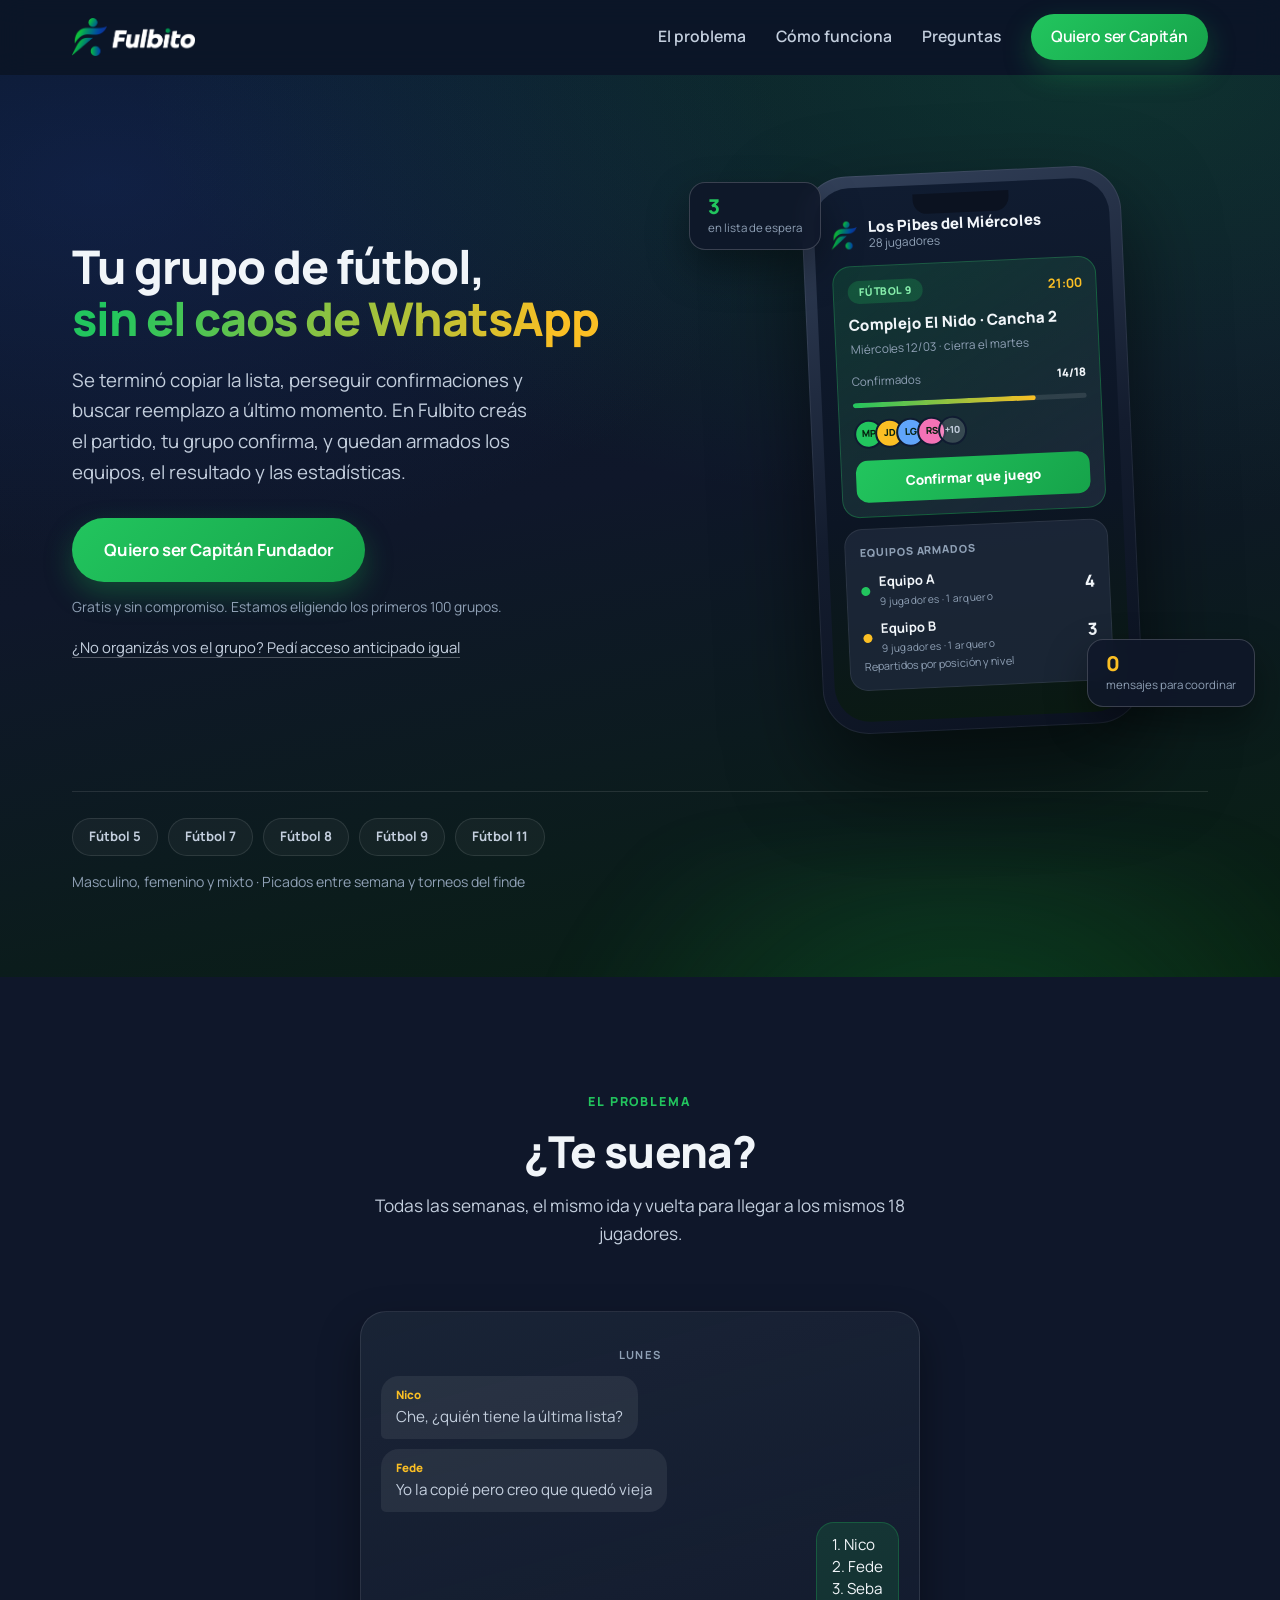
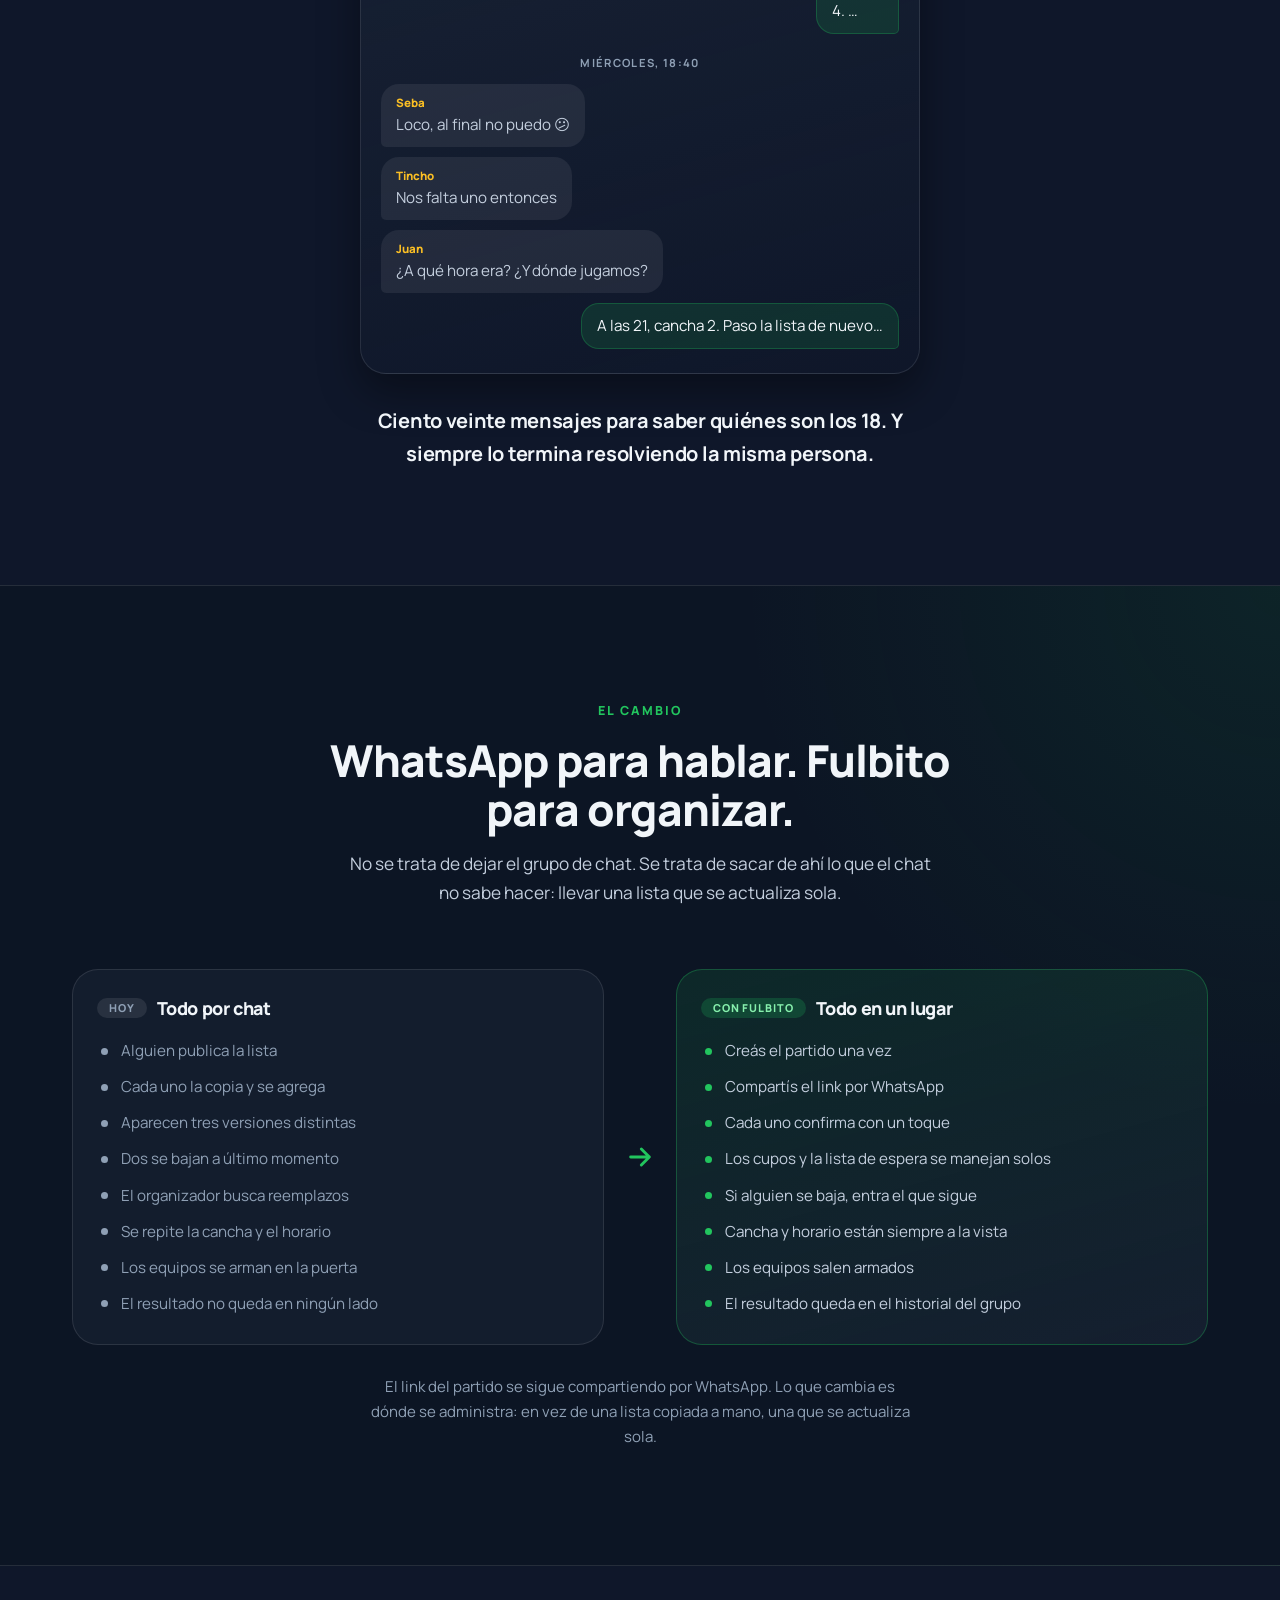
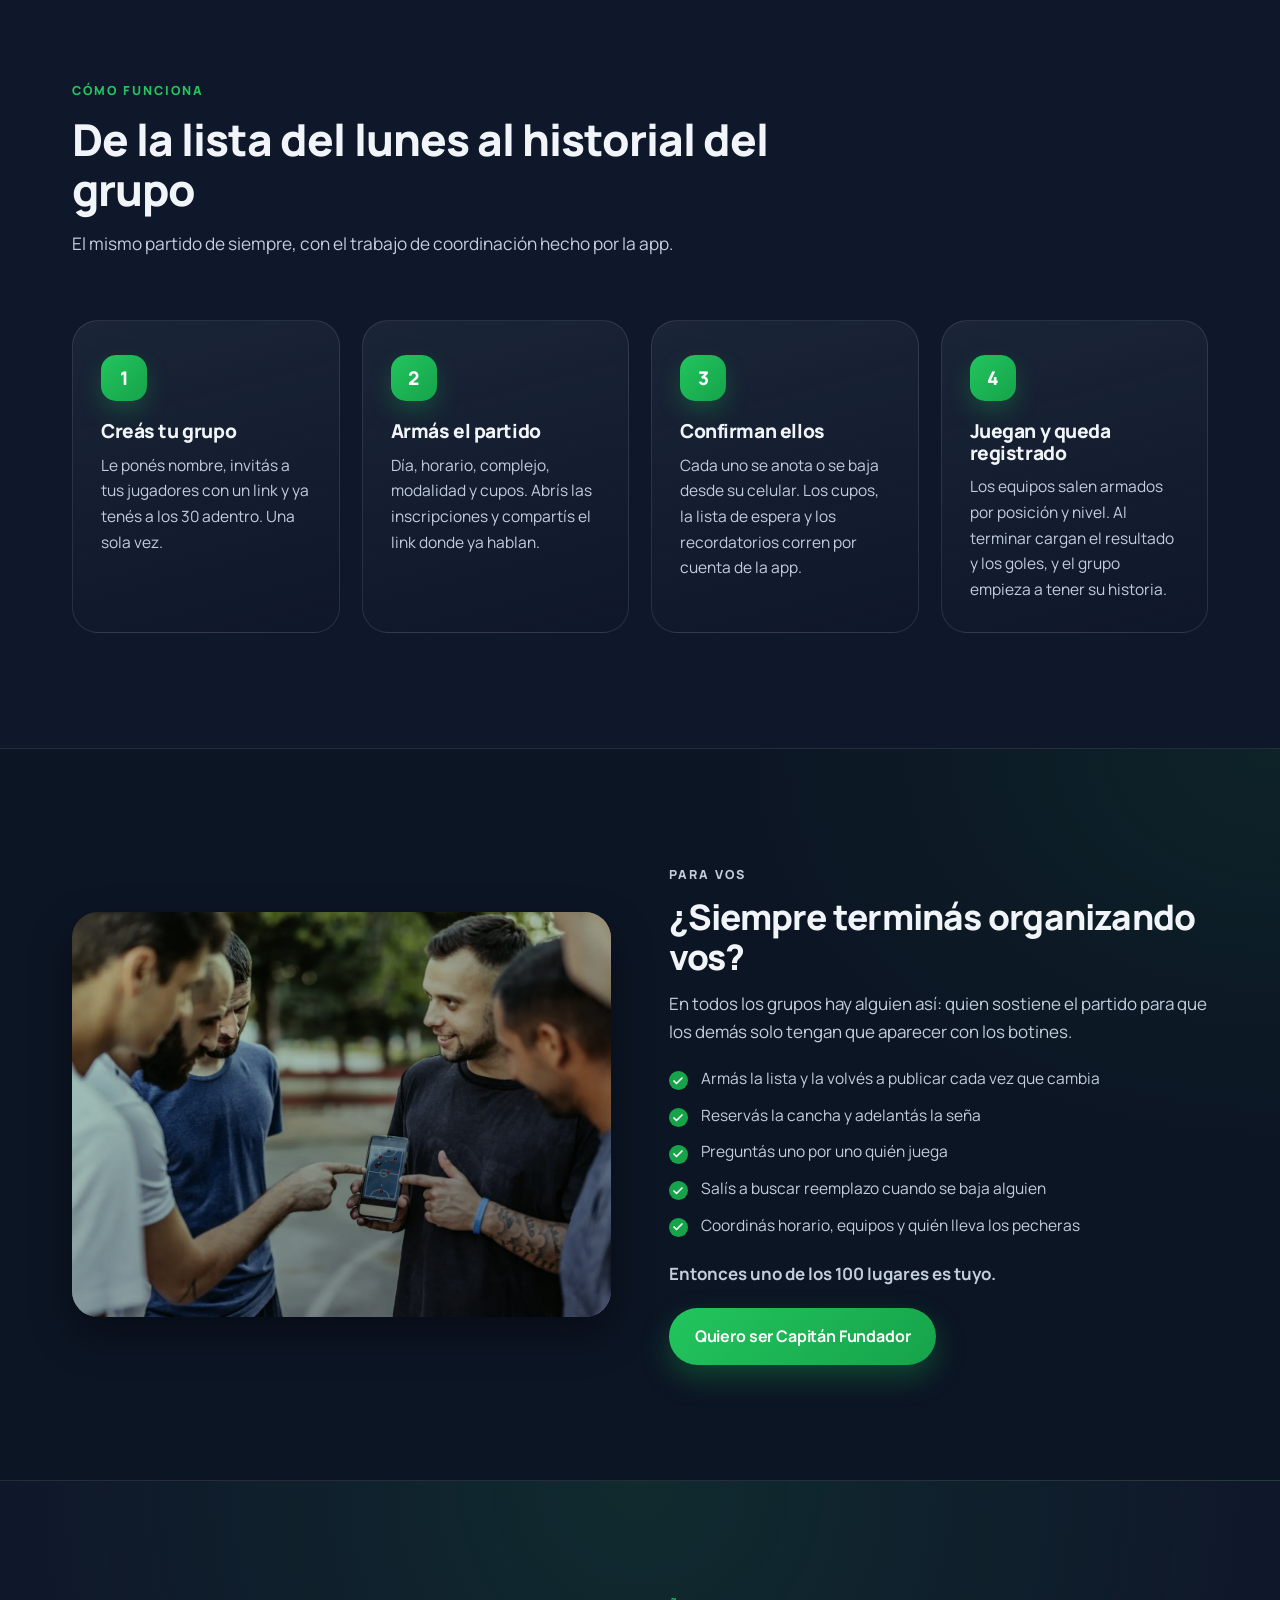
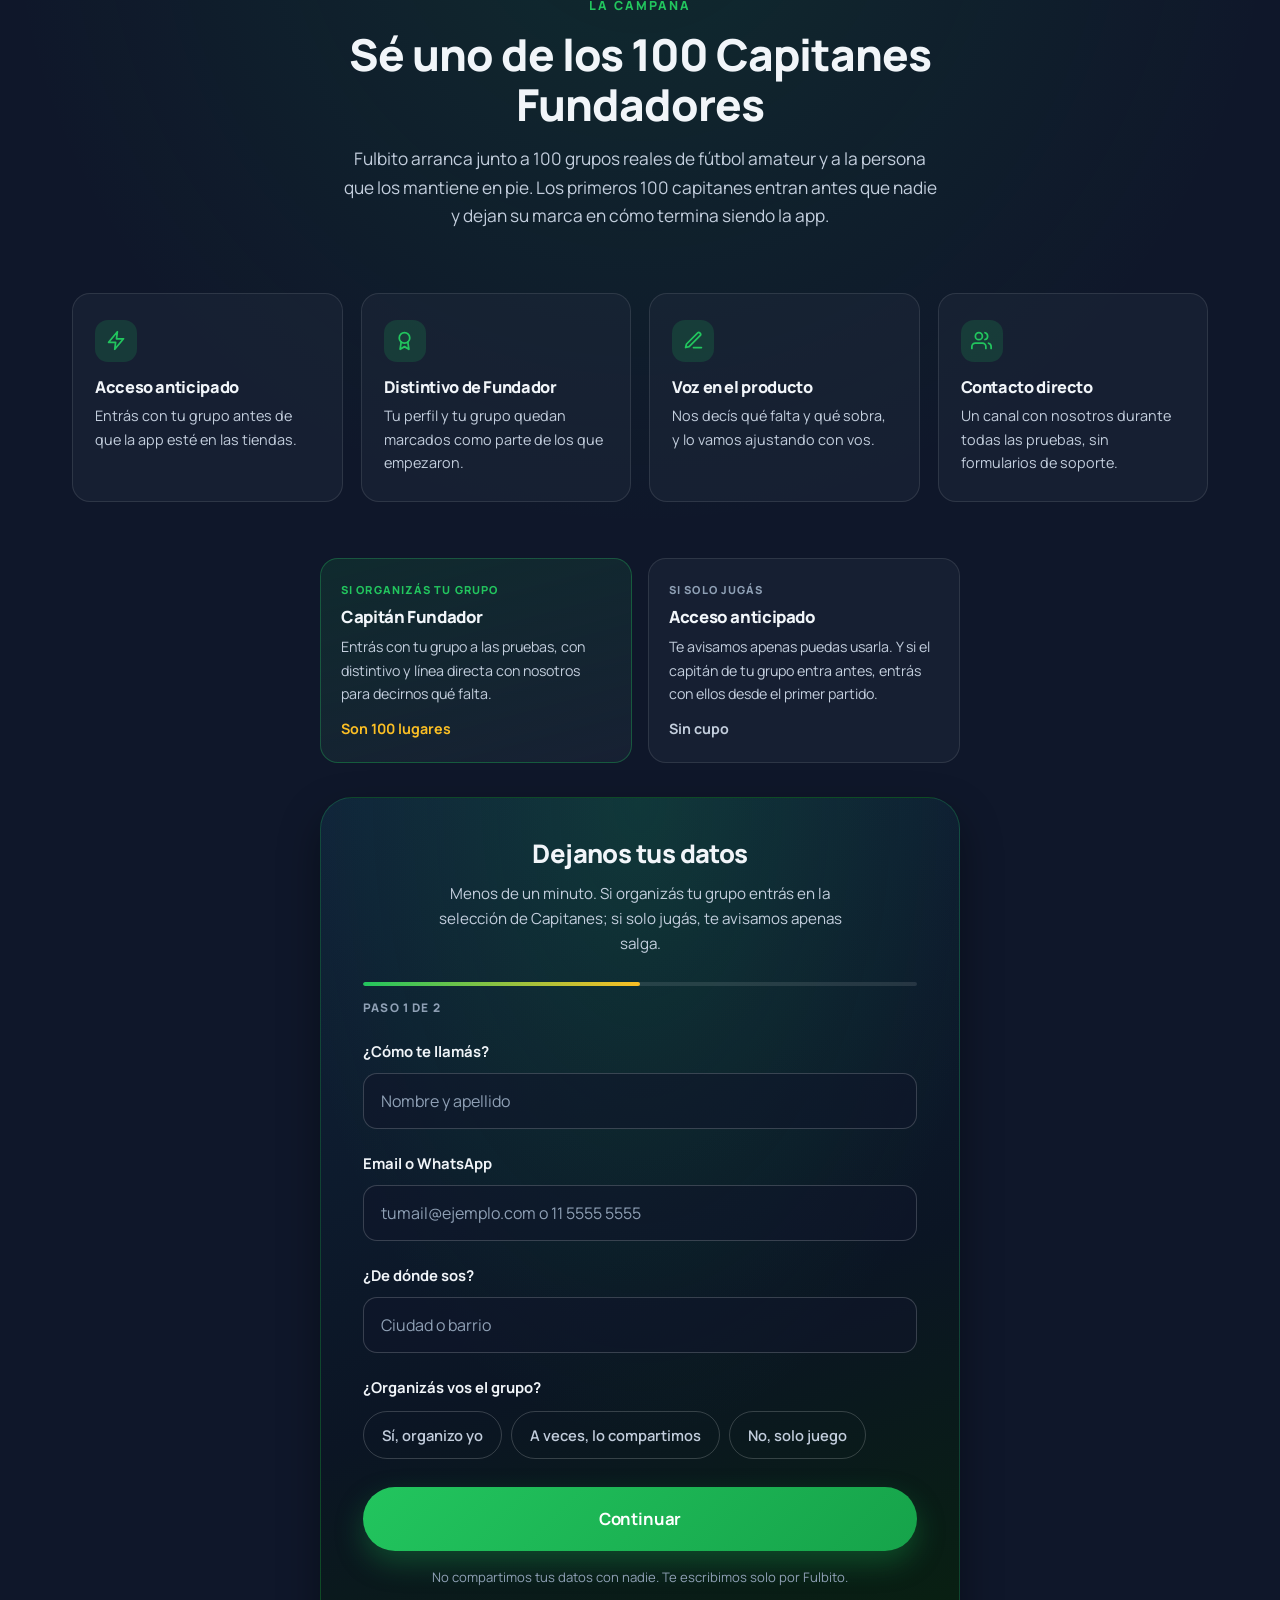
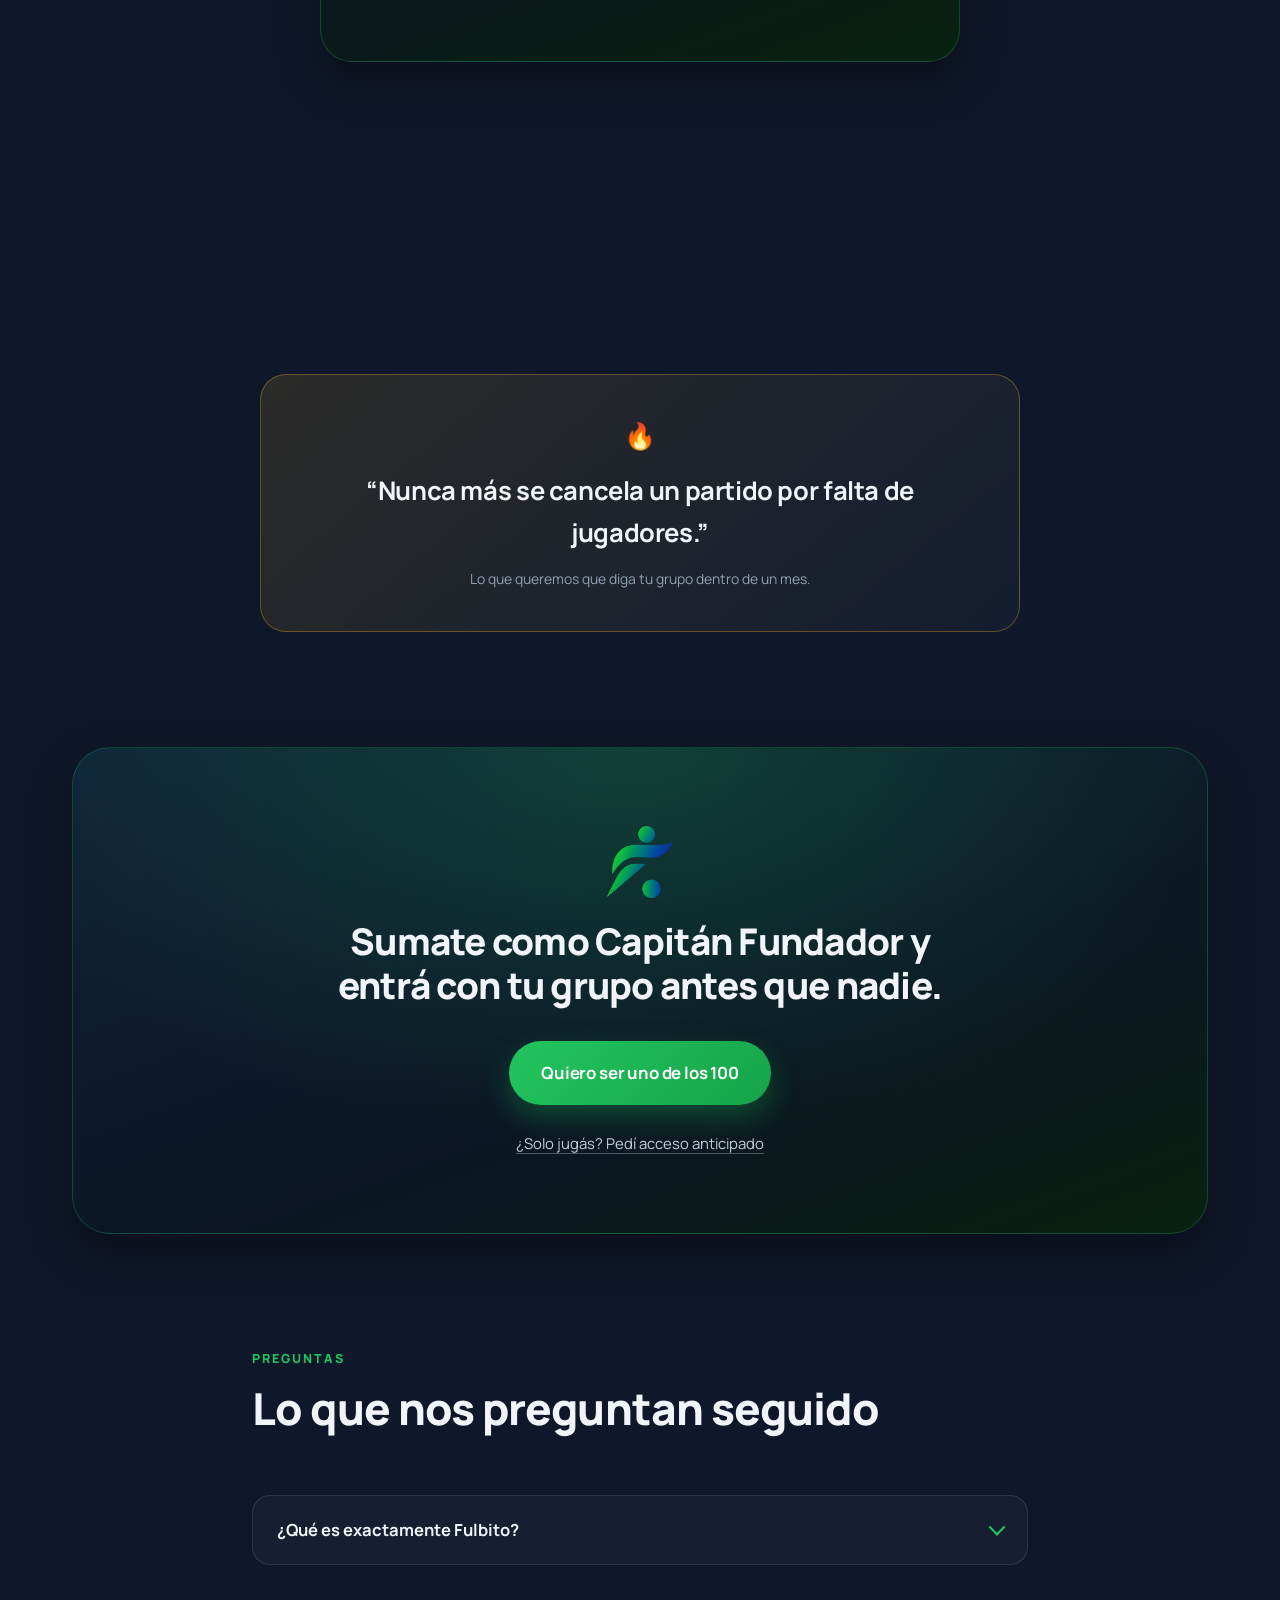
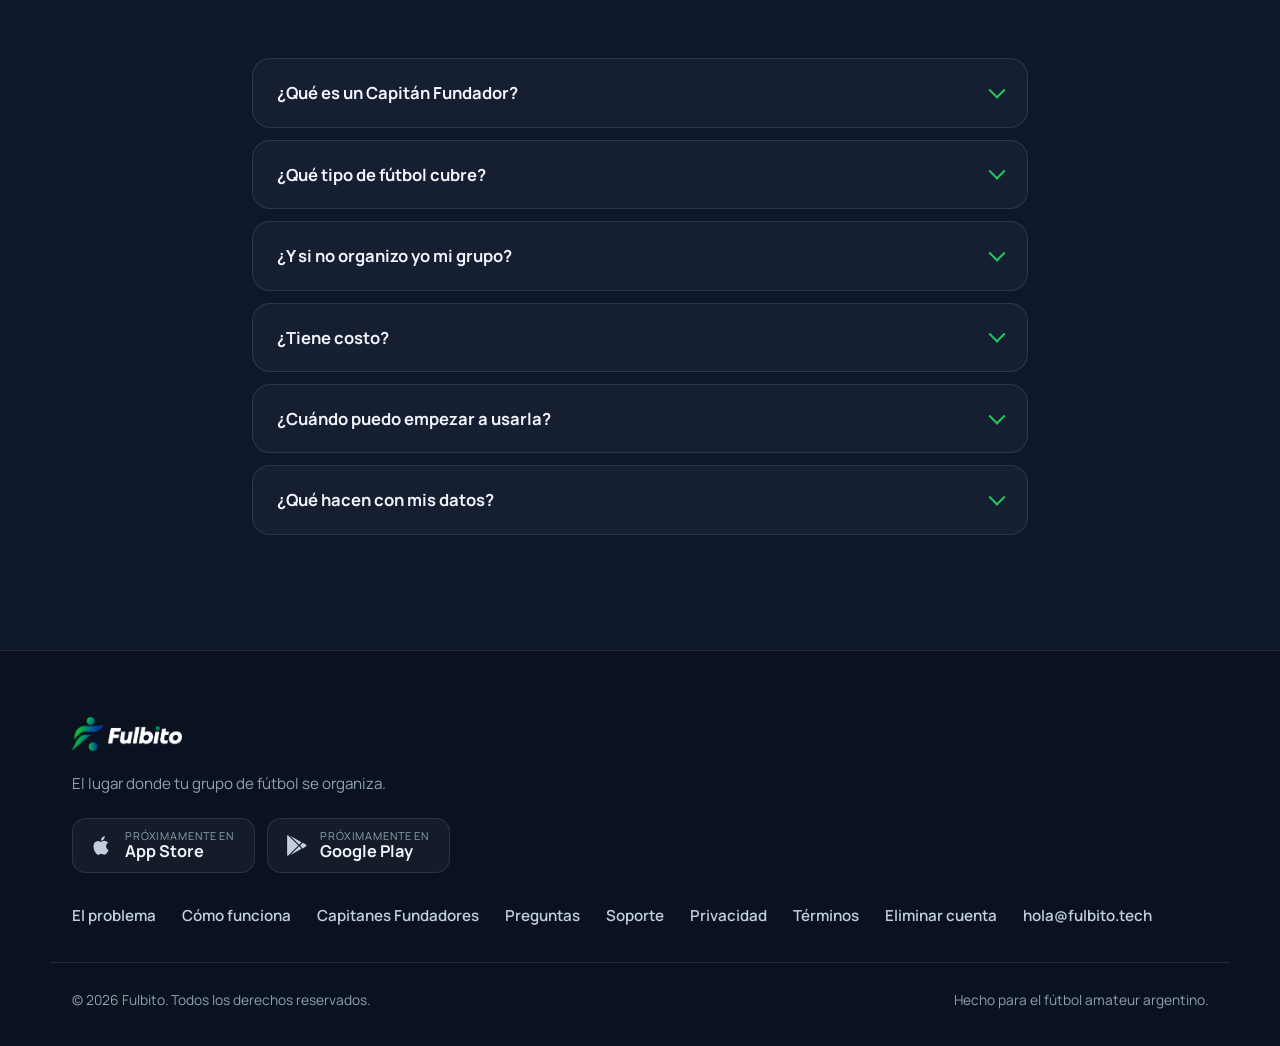
<file: index.html>
<!DOCTYPE html>
<html lang="es">
<head>
<meta charset="utf-8">
<meta name="viewport" content="width=device-width, initial-scale=1">
<title>Fulbito — Organizá tu grupo de fútbol sin el caos de WhatsApp</title>
<meta name="description" content="Se terminó copiar la lista, perseguir confirmaciones y buscar reemplazos a último momento. En Fulbito creás el partido, tu grupo confirma y quedan los equipos, el resultado y las estadísticas. Los primeros 100 Capitanes Fundadores entran antes que nadie.">
<link rel="canonical" href="https://qa.fulbito.tech/">
<meta name="robots" content="noindex, nofollow">
<meta name="theme-color" content="#0F172A">
<meta name="author" content="Fulbito">

<meta property="og:type" content="website">
<meta property="og:site_name" content="Fulbito">
<meta property="og:locale" content="es_AR">
<meta property="og:url" content="https://qa.fulbito.tech/">
<meta property="og:title" content="Tu grupo de fútbol, sin el caos de WhatsApp">
<meta property="og:description" content="Sé uno de los 100 Capitanes Fundadores: los que arman la lista, reservan la cancha y organizan el partido todas las semanas entran antes que nadie.">
<meta property="og:image" content="https://qa.fulbito.tech/assets/img/og.jpg">
<meta property="og:image:width" content="1200">
<meta property="og:image:height" content="630">
<meta property="og:image:alt" content="Fulbito — tu grupo de fútbol, sin el caos de WhatsApp">

<meta name="twitter:card" content="summary_large_image">
<meta name="twitter:title" content="Tu grupo de fútbol, sin el caos de WhatsApp">
<meta name="twitter:description" content="Sé uno de los 100 Capitanes Fundadores: los que arman la lista, reservan la cancha y organizan el partido todas las semanas entran antes que nadie.">
<meta name="twitter:image" content="https://qa.fulbito.tech/assets/img/og.jpg">

<link rel="icon" href="/assets/favicon.png" type="image/png">
<link rel="apple-touch-icon" href="/assets/img/apple-touch-icon.png">
<link rel="manifest" href="/site.webmanifest">

<link rel="preload" href="/assets/fonts/manrope-latin.woff2" as="font" type="font/woff2" crossorigin>
<link rel="stylesheet" href="/styles.css">
<!-- Marca que hay JS: sin esto las secciones con .reveal nunca se ocultan,
     así el contenido siempre se ve aunque falle el script. -->
<script>
  document.documentElement.classList.add('js');
  // Al refrescar, la página arranca arriba en vez de restaurar el scroll previo.
  if ('scrollRestoration' in history) history.scrollRestoration = 'manual';
</script>

<script type="application/ld+json">
{
  "@context": "https://schema.org",
  "@type": "SoftwareApplication",
  "name": "Fulbito",
  "applicationCategory": "SportsApplication",
  "operatingSystem": "iOS, Android",
  "description": "App para organizar grupos de fútbol amateur: creás el partido, tu grupo confirma, se arman los equipos y queda el historial de resultados y estadísticas.",
  "url": "https://qa.fulbito.tech/",
  "inLanguage": "es",
  "offers": {
    "@type": "Offer",
    "price": "0",
    "priceCurrency": "USD",
    "availability": "https://schema.org/PreOrder"
  }
}
</script>
</head>
<body>

<a class="skip-link" href="#contenido">Saltar al contenido</a>

<header class="site-header" id="top">
  <div class="wrap header-inner">
    <a class="brand" href="#top">
      <img src="/assets/logotipo-claro.png" alt="Fulbito" width="123" height="38" class="brand-logo">
    </a>

    <button class="nav-toggle" type="button" aria-expanded="false" aria-controls="nav-menu" aria-label="Abrir menú">
      <span class="nav-toggle-bar"></span>
      <span class="nav-toggle-bar"></span>
      <span class="nav-toggle-bar"></span>
    </button>

    <nav class="nav" id="nav-menu" aria-label="Navegación principal">
      <a href="#problema">El problema</a>
      <a href="#como-funciona">Cómo funciona</a>
      <a href="#faq">Preguntas</a>
      <a class="btn btn-primary btn-sm" href="#sumarme" data-cta="header">Quiero ser Capitán</a>
    </nav>
  </div>
</header>

<main id="contenido">

  <!-- ============ HERO ============ -->
  <section class="hero">
    <div class="hero-glow" aria-hidden="true"></div>
    <div class="wrap hero-inner">

      <div class="hero-copy">
        <h1>Tu grupo de fútbol,<br><span class="hl">sin el caos de WhatsApp</span></h1>

        <p class="lede">
          Se terminó copiar la lista, perseguir confirmaciones y buscar reemplazo a último
          momento. En Fulbito creás el partido, tu grupo confirma, y quedan armados los
          equipos, el resultado y las estadísticas.
        </p>

        <div class="hero-actions">
          <a class="btn btn-primary btn-lg" href="#sumarme" data-cta="hero">Quiero ser Capitán Fundador</a>
          <p class="hero-note">Gratis y sin compromiso. Estamos eligiendo los primeros 100 grupos.</p>
          <p class="hero-alt">
            <a href="#sumarme" data-cta="hero-jugador">¿No organizás vos el grupo? Pedí acceso anticipado igual</a>
          </p>
        </div>
      </div>

      <!-- Mockup del teléfono, hecho en HTML/CSS -->
      <div class="hero-visual" aria-hidden="true">
        <div class="phone">
          <div class="phone-screen">
            <div class="phone-notch"></div>

            <div class="app-top">
              <img src="/assets/isotipo.png" alt="" width="28" height="28">
              <div>
                <p class="app-hi">Los Pibes del Miércoles</p>
                <p class="app-sub">28 jugadores</p>
              </div>
            </div>

            <div class="app-card app-card-hero">
              <div class="app-card-head">
                <span class="chip chip-green">Fútbol 9</span>
                <span class="app-time">21:00</span>
              </div>
              <p class="app-title">Complejo El Nido · Cancha 2</p>
              <p class="app-meta">Miércoles 12/03 · cierra el martes</p>

              <div class="app-progress">
                <p class="app-progress-top"><span>Confirmados</span><strong>14/18</strong></p>
                <div class="balance"><span class="balance-fill" style="width:78%"></span></div>
              </div>

              <div class="avatars">
                <span class="av av-1">MP</span>
                <span class="av av-2">JD</span>
                <span class="av av-3">LG</span>
                <span class="av av-4">RS</span>
                <span class="av av-more">+10</span>
              </div>
              <div class="app-btn">Confirmar que juego</div>
            </div>

            <div class="app-card">
              <p class="app-card-label">Equipos armados</p>
              <div class="teams">
                <div class="team">
                  <span class="team-dot team-a"></span>
                  <div>
                    <p class="team-name">Equipo A</p>
                    <p class="team-line">9 jugadores · 1 arquero</p>
                  </div>
                  <span class="team-score">4</span>
                </div>
                <div class="team">
                  <span class="team-dot team-b"></span>
                  <div>
                    <p class="team-name">Equipo B</p>
                    <p class="team-line">9 jugadores · 1 arquero</p>
                  </div>
                  <span class="team-score">3</span>
                </div>
              </div>
              <p class="app-card-foot">Repartidos por posición y nivel</p>
            </div>
          </div>
        </div>

        <div class="float-card float-goals">
          <strong>3</strong>
          <span>en lista de espera</span>
        </div>
        <div class="float-card float-rank">
          <strong>0</strong>
          <span>mensajes para coordinar</span>
        </div>
      </div>

    </div>

    <div class="wrap">
      <ul class="chips" aria-label="Modalidades que cubre Fulbito">
        <li>Fútbol 5</li>
        <li>Fútbol 7</li>
        <li>Fútbol 8</li>
        <li>Fútbol 9</li>
        <li>Fútbol 11</li>
      </ul>
      <p class="chips-note">
        Masculino, femenino y mixto · Picados entre semana y torneos del finde
      </p>
    </div>
  </section>

  <!-- ============ EL PROBLEMA ============ -->
  <section class="section" id="problema">
    <div class="wrap wrap-narrow">
      <header class="section-head section-head-center reveal">
        <p class="eyebrow">El problema</p>
        <h2>¿Te suena?</h2>
        <p class="section-lede">
          Todas las semanas, el mismo ida y vuelta para llegar a los mismos 18 jugadores.
        </p>
      </header>

      <div class="chat reveal" role="img"
           aria-label="Conversación típica de un grupo de WhatsApp organizando un partido: quién tiene la última lista, alguien que se baja, falta uno, a qué hora es y dónde se juega.">
        <p class="chat-day">Lunes</p>
        <div class="bubble bubble-in"><span class="bubble-who">Nico</span>Che, ¿quién tiene la última lista?</div>
        <div class="bubble bubble-in"><span class="bubble-who">Fede</span>Yo la copié pero creo que quedó vieja</div>
        <div class="bubble bubble-out">1. Nico<br>2. Fede<br>3. Seba<br>4. …</div>
        <p class="chat-day">Miércoles, 18:40</p>
        <div class="bubble bubble-in"><span class="bubble-who">Seba</span>Loco, al final no puedo 😕</div>
        <div class="bubble bubble-in"><span class="bubble-who">Tincho</span>Nos falta uno entonces</div>
        <div class="bubble bubble-in"><span class="bubble-who">Juan</span>¿A qué hora era? ¿Y dónde jugamos?</div>
        <div class="bubble bubble-out">A las 21, cancha 2. Paso la lista de nuevo…</div>
      </div>

      <p class="chat-punch reveal">
        Ciento veinte mensajes para saber quiénes son los 18.
        Y siempre lo termina resolviendo la misma persona.
      </p>
    </div>
  </section>

  <!-- ============ HOY VS CON FULBITO ============ -->
  <section class="section section-alt" id="comparativa">
    <div class="wrap">
      <header class="section-head section-head-center reveal">
        <p class="eyebrow">El cambio</p>
        <h2>WhatsApp para hablar. Fulbito para organizar.</h2>
        <p class="section-lede">
          No se trata de dejar el grupo de chat. Se trata de sacar de ahí lo que el chat
          no sabe hacer: llevar una lista que se actualiza sola.
        </p>
      </header>

      <div class="compare reveal">
        <article class="compare-col compare-before">
          <h3 class="compare-head"><span class="compare-tag">Hoy</span> Todo por chat</h3>
          <ol class="compare-steps">
            <li>Alguien publica la lista</li>
            <li>Cada uno la copia y se agrega</li>
            <li>Aparecen tres versiones distintas</li>
            <li>Dos se bajan a último momento</li>
            <li>El organizador busca reemplazos</li>
            <li>Se repite la cancha y el horario</li>
            <li>Los equipos se arman en la puerta</li>
            <li>El resultado no queda en ningún lado</li>
          </ol>
        </article>

        <div class="compare-arrow" aria-hidden="true">
          <svg viewBox="0 0 24 24" fill="none" stroke="currentColor" stroke-width="2.2" stroke-linecap="round" stroke-linejoin="round"><path d="M5 12h14M13 6l6 6-6 6"/></svg>
        </div>

        <article class="compare-col compare-after">
          <h3 class="compare-head"><span class="compare-tag compare-tag-green">Con Fulbito</span> Todo en un lugar</h3>
          <ol class="compare-steps">
            <li>Creás el partido una vez</li>
            <li>Compartís el link por WhatsApp</li>
            <li>Cada uno confirma con un toque</li>
            <li>Los cupos y la lista de espera se manejan solos</li>
            <li>Si alguien se baja, entra el que sigue</li>
            <li>Cancha y horario están siempre a la vista</li>
            <li>Los equipos salen armados</li>
            <li>El resultado queda en el historial del grupo</li>
          </ol>
        </article>
      </div>

      <p class="compare-note reveal">
        El link del partido se sigue compartiendo por WhatsApp. Lo que cambia es dónde
        se administra: en vez de una lista copiada a mano, una que se actualiza sola.
      </p>
    </div>
  </section>

  <!-- ============ CÓMO FUNCIONA ============ -->
  <section class="section" id="como-funciona">
    <div class="wrap">
      <header class="section-head reveal">
        <p class="eyebrow">Cómo funciona</p>
        <h2>De la lista del lunes al historial del grupo</h2>
        <p class="section-lede">
          El mismo partido de siempre, con el trabajo de coordinación hecho por la app.
        </p>
      </header>

      <ol class="steps steps-4">
        <li class="step reveal">
          <span class="step-num">1</span>
          <h3>Creás tu grupo</h3>
          <p>Le ponés nombre, invitás a tus jugadores con un link y ya tenés a los 30 adentro. Una sola vez.</p>
        </li>
        <li class="step reveal">
          <span class="step-num">2</span>
          <h3>Armás el partido</h3>
          <p>Día, horario, complejo, modalidad y cupos. Abrís las inscripciones y compartís el link donde ya hablan.</p>
        </li>
        <li class="step reveal">
          <span class="step-num">3</span>
          <h3>Confirman ellos</h3>
          <p>Cada uno se anota o se baja desde su celular. Los cupos, la lista de espera y los recordatorios corren por cuenta de la app.</p>
        </li>
        <li class="step reveal">
          <span class="step-num">4</span>
          <h3>Juegan y queda registrado</h3>
          <p>Los equipos salen armados por posición y nivel. Al terminar cargan el resultado y los goles, y el grupo empieza a tener su historia.</p>
        </li>
      </ol>
    </div>
  </section>

  <!-- ============ EL ORGANIZADOR ============ -->
  <section class="section section-alt" id="organizador">
    <div class="wrap">
      <article class="feature reveal">
        <div class="feature-media">
          <picture>
            <source srcset="/assets/img/picado.webp" type="image/webp">
            <img src="/assets/img/picado.jpg" width="1400" height="1129" loading="lazy" decoding="async"
                 alt="Un grupo de jugadores mira el celular antes de entrar a la cancha.">
          </picture>
        </div>
        <div class="feature-body">
          <p class="eyebrow">Para vos</p>
          <h2>¿Siempre terminás organizando vos?</h2>
          <p>En todos los grupos hay alguien así: quien sostiene el partido para que los demás solo tengan que aparecer con los botines.</p>
          <ul class="ticks">
            <li>Armás la lista y la volvés a publicar cada vez que cambia</li>
            <li>Reservás la cancha y adelantás la seña</li>
            <li>Preguntás uno por uno quién juega</li>
            <li>Salís a buscar reemplazo cuando se baja alguien</li>
            <li>Coordinás horario, equipos y quién lleva los pecheras</li>
          </ul>
          <p class="feature-punch">Entonces uno de los 100 lugares es tuyo.</p>
          <a class="btn btn-primary" href="#sumarme" data-cta="organizador">Quiero ser Capitán Fundador</a>
        </div>
      </article>
    </div>
  </section>

  <!-- ============ 100 CAPITANES FUNDADORES ============ -->
  <section class="section founders" id="capitanes">
    <div class="wrap">

      <header class="section-head section-head-center reveal">
        <p class="eyebrow">La campaña</p>
        <h2>Sé uno de los 100 Capitanes Fundadores</h2>
        <p class="section-lede">
          Fulbito arranca junto a 100 grupos reales de fútbol amateur y a la persona que
          los mantiene en pie. Los primeros 100 capitanes entran antes que nadie y dejan
          su marca en cómo termina siendo la app.
        </p>
      </header>

      <ul class="perks reveal">
        <li class="perk">
          <span class="perk-icon" aria-hidden="true">
            <svg viewBox="0 0 24 24" fill="none" stroke="currentColor" stroke-width="2" stroke-linecap="round" stroke-linejoin="round"><path d="M13 2 3 14h8l-1 8 10-12h-8z"/></svg>
          </span>
          <h3>Acceso anticipado</h3>
          <p>Entrás con tu grupo antes de que la app esté en las tiendas.</p>
        </li>
        <li class="perk">
          <span class="perk-icon" aria-hidden="true">
            <svg viewBox="0 0 24 24" fill="none" stroke="currentColor" stroke-width="2" stroke-linecap="round" stroke-linejoin="round"><path d="M12 15a6 6 0 1 0 0-12 6 6 0 0 0 0 12z"/><path d="M8.2 13.8 7 22l5-3 5 3-1.2-8.2"/></svg>
          </span>
          <h3>Distintivo de Fundador</h3>
          <p>Tu perfil y tu grupo quedan marcados como parte de los que empezaron.</p>
        </li>
        <li class="perk">
          <span class="perk-icon" aria-hidden="true">
            <svg viewBox="0 0 24 24" fill="none" stroke="currentColor" stroke-width="2" stroke-linecap="round" stroke-linejoin="round"><path d="M12 20h9"/><path d="M16.5 3.5a2.1 2.1 0 0 1 3 3L7 19l-4 1 1-4z"/></svg>
          </span>
          <h3>Voz en el producto</h3>
          <p>Nos decís qué falta y qué sobra, y lo vamos ajustando con vos.</p>
        </li>
        <li class="perk">
          <span class="perk-icon" aria-hidden="true">
            <svg viewBox="0 0 24 24" fill="none" stroke="currentColor" stroke-width="2" stroke-linecap="round" stroke-linejoin="round"><path d="M17 21v-2a4 4 0 0 0-4-4H5a4 4 0 0 0-4 4v2"/><circle cx="9" cy="7" r="4"/><path d="M23 21v-2a4 4 0 0 0-3-3.87M16 3.13a4 4 0 0 1 0 7.75"/></svg>
          </span>
          <h3>Contacto directo</h3>
          <p>Un canal con nosotros durante todas las pruebas, sin formularios de soporte.</p>
        </li>
      </ul>

      <ul class="paths reveal">
        <li class="path path-destacado">
          <span class="path-tag">Si organizás tu grupo</span>
          <h3>Capitán Fundador</h3>
          <p>Entrás con tu grupo a las pruebas, con distintivo y línea directa con nosotros para decirnos qué falta.</p>
          <p class="path-cupo">Son 100 lugares</p>
        </li>
        <li class="path">
          <span class="path-tag">Si solo jugás</span>
          <h3>Acceso anticipado</h3>
          <p>Te avisamos apenas puedas usarla. Y si el capitán de tu grupo entra antes, entrás con ellos desde el primer partido.</p>
          <p class="path-cupo">Sin cupo</p>
        </li>
      </ul>

      <!-- ---- Formulario de dos pasos ---- -->
      <div class="lead-card reveal" id="sumarme">
        <h3 class="lead-title">Dejanos tus datos</h3>
        <p class="lead-sub">Menos de un minuto. Si organizás tu grupo entrás en la selección de Capitanes; si solo jugás, te avisamos apenas salga.</p>

        <form class="lead-form" id="lead-form" novalidate>

          <div class="form-progress" aria-hidden="true">
            <span class="form-progress-bar" id="form-progress-bar"></span>
          </div>
          <p class="form-step-label" id="form-step-label">Paso 1 de 2</p>

          <!-- Paso 1 -->
          <fieldset class="form-step is-active" data-step="1">
            <legend class="sr-only">Tus datos</legend>

            <div class="field">
              <label for="lead-nombre">¿Cómo te llamás?</label>
              <input type="text" id="lead-nombre" name="nombre" autocomplete="name"
                     placeholder="Nombre y apellido" required>
            </div>

            <div class="field">
              <label for="lead-contacto">Email o WhatsApp</label>
              <input type="text" id="lead-contacto" name="contacto" inputmode="email" autocomplete="email"
                     placeholder="tumail@ejemplo.com o 11 5555 5555" required>
            </div>

            <div class="field">
              <label for="lead-ciudad">¿De dónde sos?</label>
              <input type="text" id="lead-ciudad" name="ciudad" autocomplete="address-level2"
                     placeholder="Ciudad o barrio" required>
            </div>

            <fieldset class="field choices" data-name="organiza">
              <legend>¿Organizás vos el grupo?</legend>
              <div class="choice-row">
                <label class="choice"><input type="radio" name="organiza" value="si" required><span>Sí, organizo yo</span></label>
                <label class="choice"><input type="radio" name="organiza" value="a-veces"><span>A veces, lo compartimos</span></label>
                <label class="choice"><input type="radio" name="organiza" value="no"><span>No, solo juego</span></label>
              </div>
            </fieldset>
          </fieldset>

          <!-- Paso 2: solo para organizadores -->
          <fieldset class="form-step" data-step="2" hidden>
            <legend class="sr-only">Datos de tu grupo</legend>

            <fieldset class="field choices" data-name="integrantes">
              <legend>¿Cuántos son en el grupo?</legend>
              <div class="choice-row">
                <label class="choice"><input type="radio" name="integrantes" value="menos-10"><span>Menos de 10</span></label>
                <label class="choice"><input type="radio" name="integrantes" value="10-20"><span>Entre 10 y 20</span></label>
                <label class="choice"><input type="radio" name="integrantes" value="20-30"><span>Entre 20 y 30</span></label>
                <label class="choice"><input type="radio" name="integrantes" value="mas-30"><span>Más de 30</span></label>
              </div>
            </fieldset>

            <fieldset class="field choices" data-name="frecuencia">
              <legend>¿Cada cuánto juegan?</legend>
              <div class="choice-row">
                <label class="choice"><input type="radio" name="frecuencia" value="varias-semana"><span>Varias veces por semana</span></label>
                <label class="choice"><input type="radio" name="frecuencia" value="semanal"><span>Una vez por semana</span></label>
                <label class="choice"><input type="radio" name="frecuencia" value="cada-tanto"><span>Cada tanto</span></label>
              </div>
            </fieldset>

            <fieldset class="field choices" data-name="tipo">
              <legend>¿Picados o torneos?</legend>
              <div class="choice-row">
                <label class="choice"><input type="radio" name="tipo" value="picados"><span>Picados</span></label>
                <label class="choice"><input type="radio" name="tipo" value="torneos"><span>Torneos</span></label>
                <label class="choice"><input type="radio" name="tipo" value="ambos"><span>Las dos cosas</span></label>
              </div>
            </fieldset>
          </fieldset>

          <!-- Campo trampa: invisible para las personas, tentador para los bots -->
          <p class="sr-only" aria-hidden="true">
            <label for="lead-web">Dejá este campo vacío</label>
            <input type="text" id="lead-web" name="_gotcha" tabindex="-1" autocomplete="off">
          </p>

          <div class="form-actions">
            <button class="btn btn-ghost" type="button" id="form-back" hidden>Atrás</button>
            <button class="btn btn-primary btn-lg" type="submit" id="form-submit">Continuar</button>
          </div>

          <p class="form-note">No compartimos tus datos con nadie. Te escribimos solo por Fulbito.</p>
          <p class="form-status" role="status" aria-live="polite"></p>
        </form>

        <!-- Pantalla de gracias -->
        <div class="lead-done" id="lead-done" hidden>
          <span class="lead-done-mark" aria-hidden="true">
            <svg viewBox="0 0 24 24" fill="none" stroke="currentColor" stroke-width="2.6" stroke-linecap="round" stroke-linejoin="round"><path d="M20 6 9 17l-5-5"/></svg>
          </span>
          <h3 id="lead-done-title">¡Listo!</h3>
          <p id="lead-done-text"></p>
          <a class="btn btn-primary" id="lead-share" data-cta="compartir-capitan" hidden>Pasarle el link a mi capitán</a>
        </div>
      </div>

    </div>
  </section>

  <!-- ============ COMUNIDAD / SOCIAL PROOF ============ -->
  <section class="section" id="comunidad">
    <div class="wrap wrap-narrow">
      <!-- Los números aparecen solos cuando hay datos reales en /data/comunidad.json -->
      <ul class="proof" id="proof-stats" hidden>
        <li><strong data-proof="capitanes">—</strong><span>Capitanes Fundadores</span></li>
        <li><strong data-proof="grupos">—</strong><span>grupos</span></li>
        <li><strong data-proof="jugadores">—</strong><span>jugadores</span></li>
      </ul>

      <blockquote class="quote reveal">
        <p>“Nunca más se cancela un partido por falta de jugadores.”</p>
        <cite>Lo que queremos que diga tu grupo dentro de un mes.</cite>
      </blockquote>
    </div>
  </section>

  <!-- ============ CIERRE ============ -->
  <section class="section cta-section">
    <div class="wrap">
      <div class="cta reveal">
        <img src="/assets/isotipo.png" alt="" width="72" height="72" class="cta-logo">
        <p class="cta-lead">
          Sumate como Capitán Fundador y entrá con tu grupo antes que nadie.
        </p>
        <a class="btn btn-primary btn-lg" href="#sumarme" data-cta="cierre">Quiero ser uno de los 100</a>
        <p class="hero-alt">
          <a href="#sumarme" data-cta="cierre-jugador">¿Solo jugás? Pedí acceso anticipado</a>
        </p>
      </div>
    </div>
  </section>

  <!-- ============ FAQ ============ -->
  <section class="section" id="faq">
    <div class="wrap wrap-narrow">
      <header class="section-head reveal">
        <p class="eyebrow">Preguntas</p>
        <h2>Lo que nos preguntan seguido</h2>
      </header>

      <div class="faq">
        <details class="reveal">
          <summary>¿Qué es exactamente Fulbito?</summary>
          <p>Una app para que un grupo de fútbol amateur se organice: crear el grupo, invitar a los jugadores, armar el partido de la semana, manejar confirmaciones y cupos, repartir los equipos y dejar registrado el resultado. Con el tiempo, el grupo va construyendo su historial y sus estadísticas.</p>
        </details>
        <details class="reveal">
          <summary>¿Tengo que dejar de usar WhatsApp?</summary>
          <p>No. El grupo de chat sigue siendo el lugar donde se habla y donde compartís el link del partido. Lo que sale de ahí es la administración: la lista, las bajas, los reemplazos y los horarios.</p>
        </details>
        <details class="reveal">
          <summary>¿Qué es un Capitán Fundador?</summary>
          <p>La persona que en su grupo arma la lista, reserva la cancha y organiza el partido. No hace falta ser el capitán del equipo dentro de la cancha: hace falta ser quien lo sostiene afuera. Son 100 lugares y con esos grupos arrancamos.</p>
        </details>
        <details class="reveal">
          <summary>¿Qué tipo de fútbol cubre?</summary>
          <p>Fútbol 5, 7, 8, 9 y 11, y da igual si el equipo es masculino, femenino o mixto: la app no distingue. Sirve tanto para el picado de entre semana como para el equipo que juega torneos los fines de semana, y la modalidad la elegís al crear cada partido, no al crear el grupo.</p>
        </details>
        <details class="reveal">
          <summary>¿Y si no organizo yo mi grupo?</summary>
          <p>Anotate igual: el acceso anticipado no es solo para capitanes y no tiene cupo. Te avisamos apenas puedas usar la app. Y si querés adelantar las cosas, pasale el link a quien organiza tu grupo: si entra como Capitán Fundador, entran todos juntos desde el primer partido.</p>
        </details>
        <details class="reveal">
          <summary>¿Tiene costo?</summary>
          <p>Crear tu grupo, organizar los partidos, manejar confirmaciones y llevar el historial no tiene costo.</p>
        </details>
        <details class="reveal">
          <summary>¿Cuándo puedo empezar a usarla?</summary>
          <p>Estamos en desarrollo y va a estar en App Store y Google Play. Los Capitanes Fundadores entran antes, durante las pruebas con grupos reales. Si dejás tus datos, te avisamos apenas te toque.</p>
        </details>
        <details class="reveal">
          <summary>¿Qué hacen con mis datos?</summary>
          <p>Los usamos para contactarte por Fulbito y para entender cómo juega tu grupo. No los compartimos con nadie y podés pedirnos que los borremos cuando quieras escribiéndonos a <a href="mailto:hola@fulbito.tech">hola@fulbito.tech</a>.</p>
        </details>
      </div>
    </div>
  </section>

</main>

<footer class="site-footer">
  <div class="wrap footer-inner">
    <div class="footer-brand">
      <a class="brand" href="#top">
        <img src="/assets/logotipo-claro.png" alt="Fulbito" width="110" height="34" class="brand-logo">
      </a>
      <p>El lugar donde tu grupo de fútbol se organiza.</p>

      <div class="stores" aria-label="Disponibilidad próximamente">
        <span class="store-badge">
          <svg viewBox="0 0 24 24" aria-hidden="true" focusable="false"><path fill="currentColor" d="M16.36 12.68c.02-2.24 1.83-3.32 1.91-3.37-1.04-1.52-2.66-1.73-3.24-1.75-1.38-.14-2.69.81-3.39.81-.7 0-1.78-.79-2.92-.77-1.5.02-2.88.87-3.65 2.21-1.56 2.7-.4 6.7 1.12 8.89.74 1.07 1.63 2.28 2.79 2.24 1.12-.05 1.54-.72 2.9-.72s1.74.72 2.92.7c1.21-.02 1.97-1.1 2.71-2.18.85-1.25 1.2-2.46 1.22-2.52-.03-.01-2.34-.9-2.37-3.54M14.2 5.98c.62-.75 1.03-1.79.92-2.83-.89.04-1.97.59-2.6 1.34-.57.66-1.07 1.72-.94 2.73.99.08 2-.5 2.62-1.24"/></svg>
          <span><small>Próximamente en</small><strong>App Store</strong></span>
        </span>
        <span class="store-badge">
          <svg viewBox="0 0 24 24" aria-hidden="true" focusable="false"><path fill="currentColor" d="M3.61 1.81 13.79 12 3.61 22.19A1.5 1.5 0 0 1 3 20.99V3.01c0-.5.24-.94.61-1.2m10.89 10.89 2.3 2.3-10.94 6.34zm3.42-3.42 2.8 1.63c1.09.62 1.09 1.63 0 2.25l-2.8 1.62-2.55-2.55zM5.86 2.66l10.94 6.33-2.3 2.3z"/></svg>
          <span><small>Próximamente en</small><strong>Google Play</strong></span>
        </span>
      </div>
    </div>

    <nav class="footer-nav" aria-label="Enlaces del pie">
      <a href="#problema">El problema</a>
      <a href="#como-funciona">Cómo funciona</a>
      <a href="#capitanes">Capitanes Fundadores</a>
      <a href="#faq">Preguntas</a>
      <a href="/support/">Soporte</a>
      <a href="/privacy/">Privacidad</a>
      <a href="/terms/">Términos</a>
      <a href="/delete-account/">Eliminar cuenta</a>
      <a href="mailto:hola@fulbito.tech">hola@fulbito.tech</a>
    </nav>
  </div>

  <div class="wrap footer-legal">
    <p>© <span id="year">2026</span> Fulbito. Todos los derechos reservados.</p>
    <p>Hecho para el fútbol amateur argentino.</p>
  </div>
</footer>

<!-- CTA fijo en mobile: aparece al pasar el hero y se esconde sobre el formulario -->
<div class="sticky-cta" id="sticky-cta" hidden>
  <a class="btn btn-primary" href="#sumarme" data-cta="sticky">Quiero ser Capitán Fundador</a>
</div>

<script src="/script.js" defer></script>
</body>
</html>
</file>
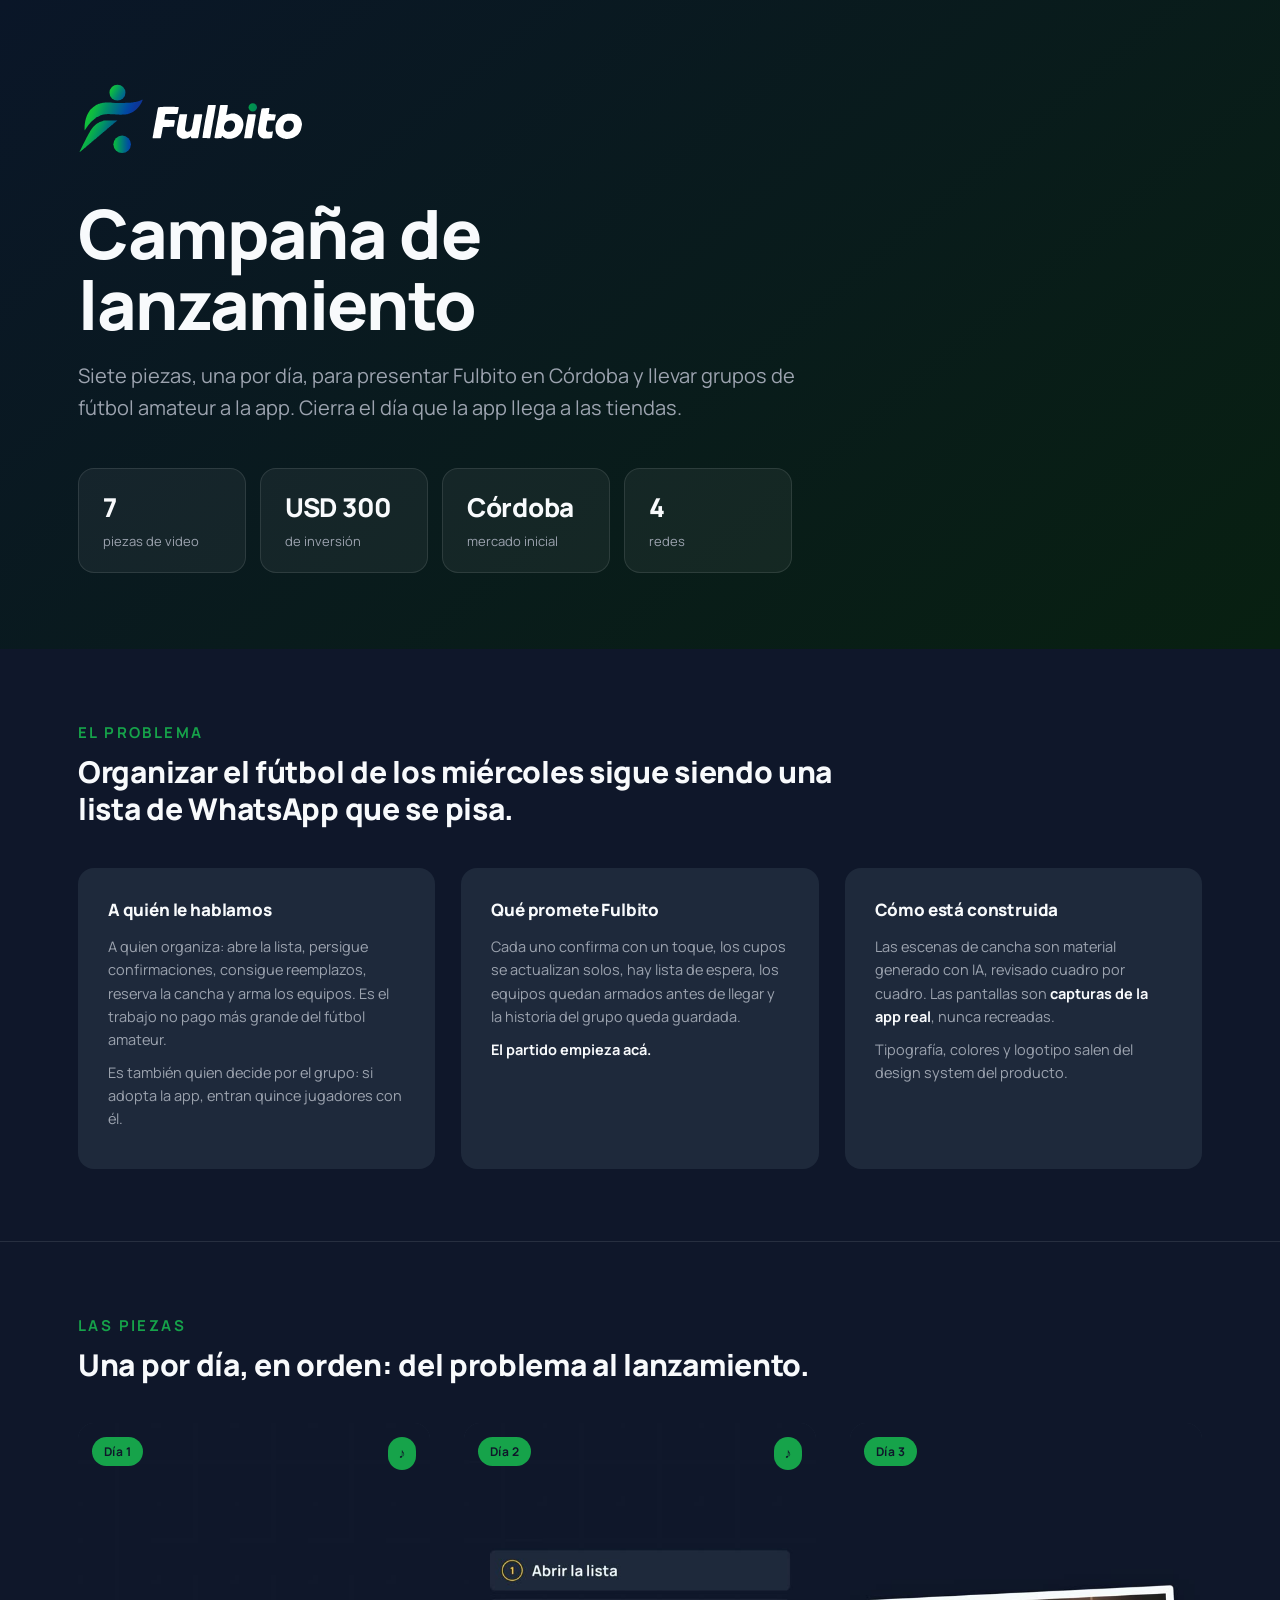
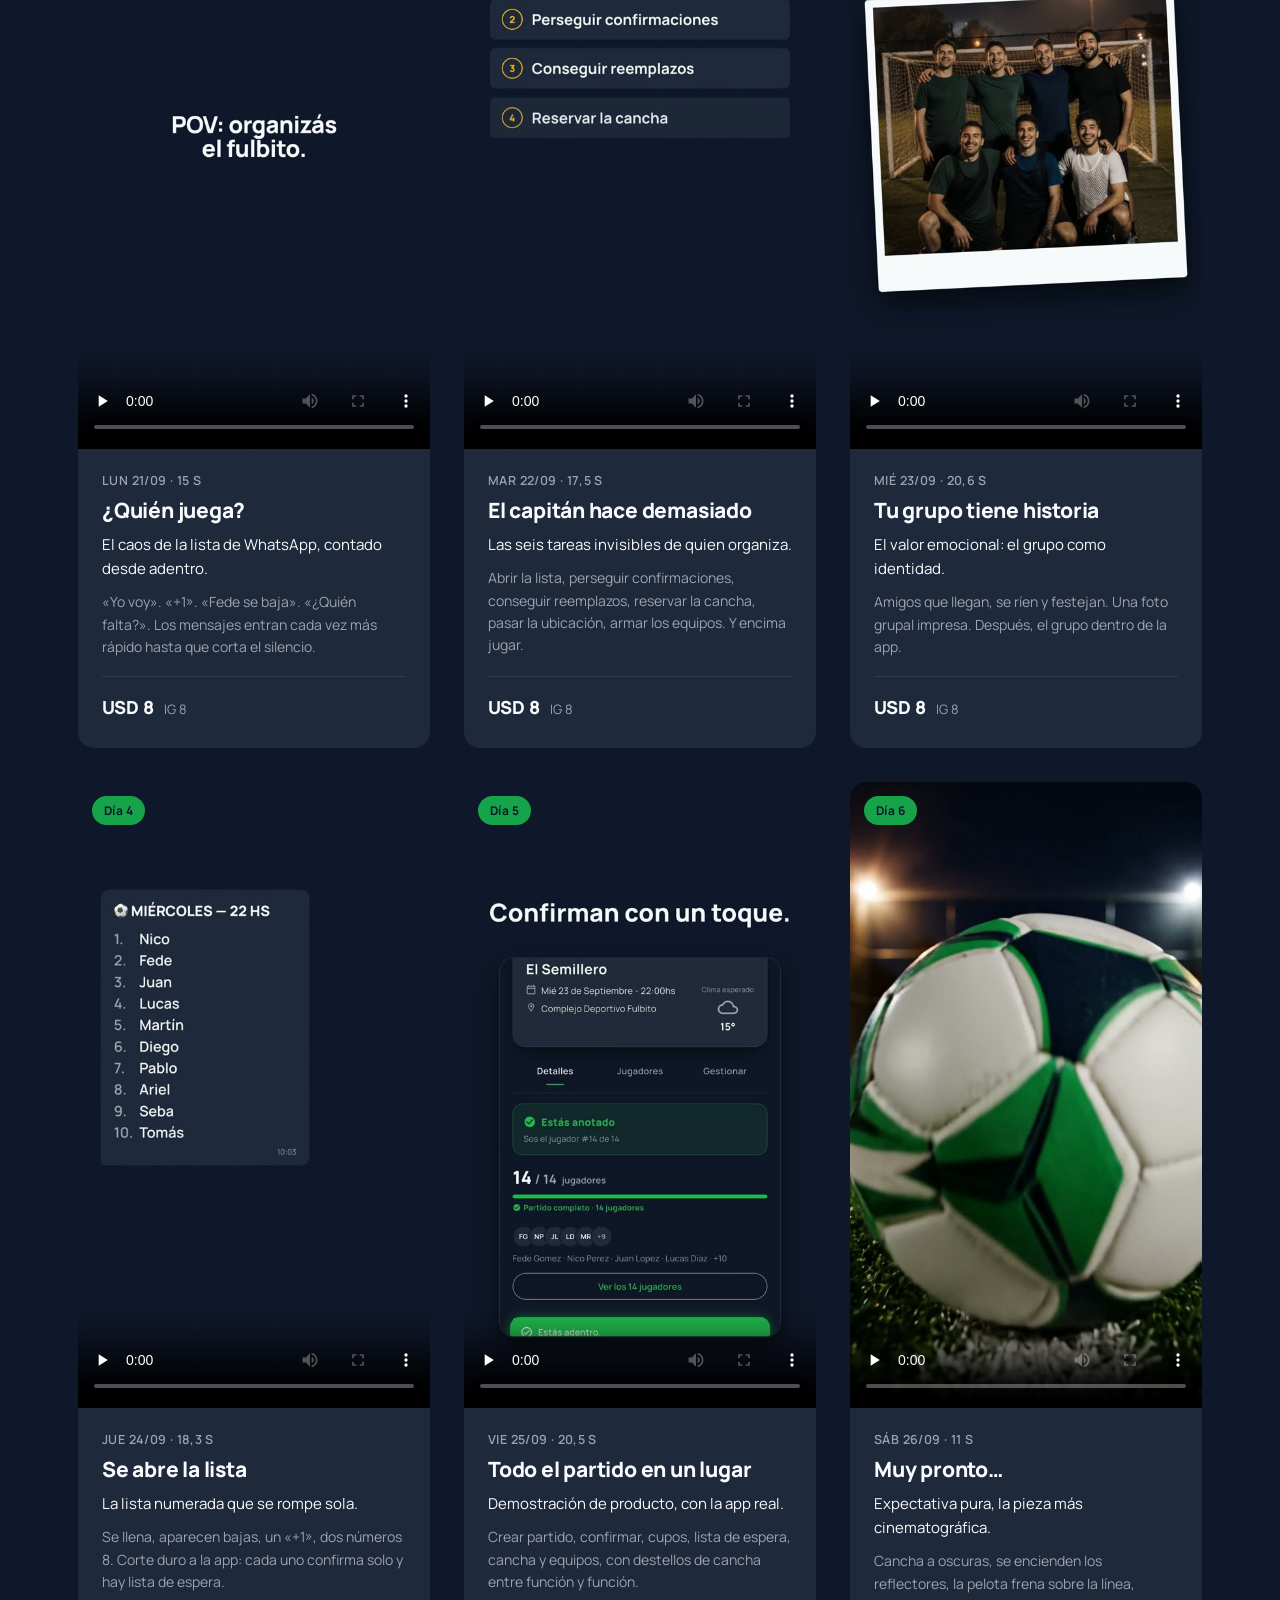
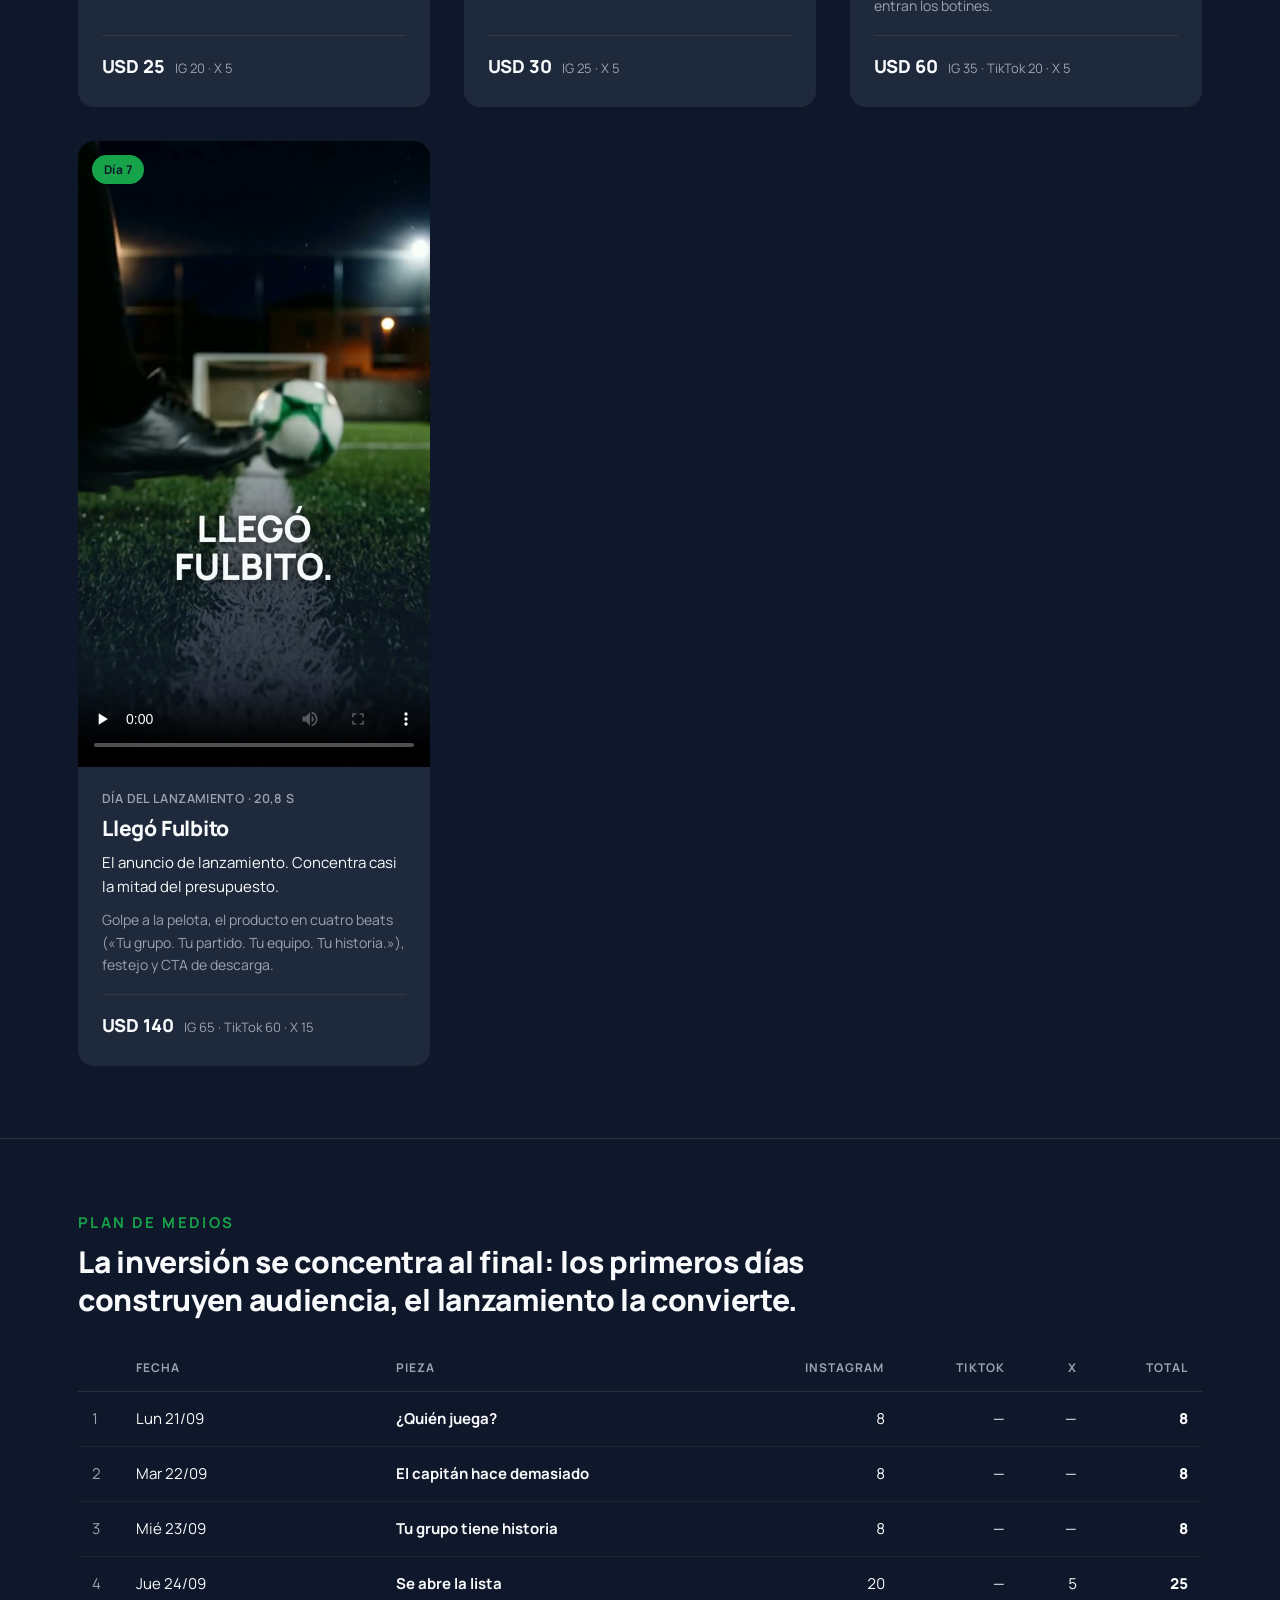
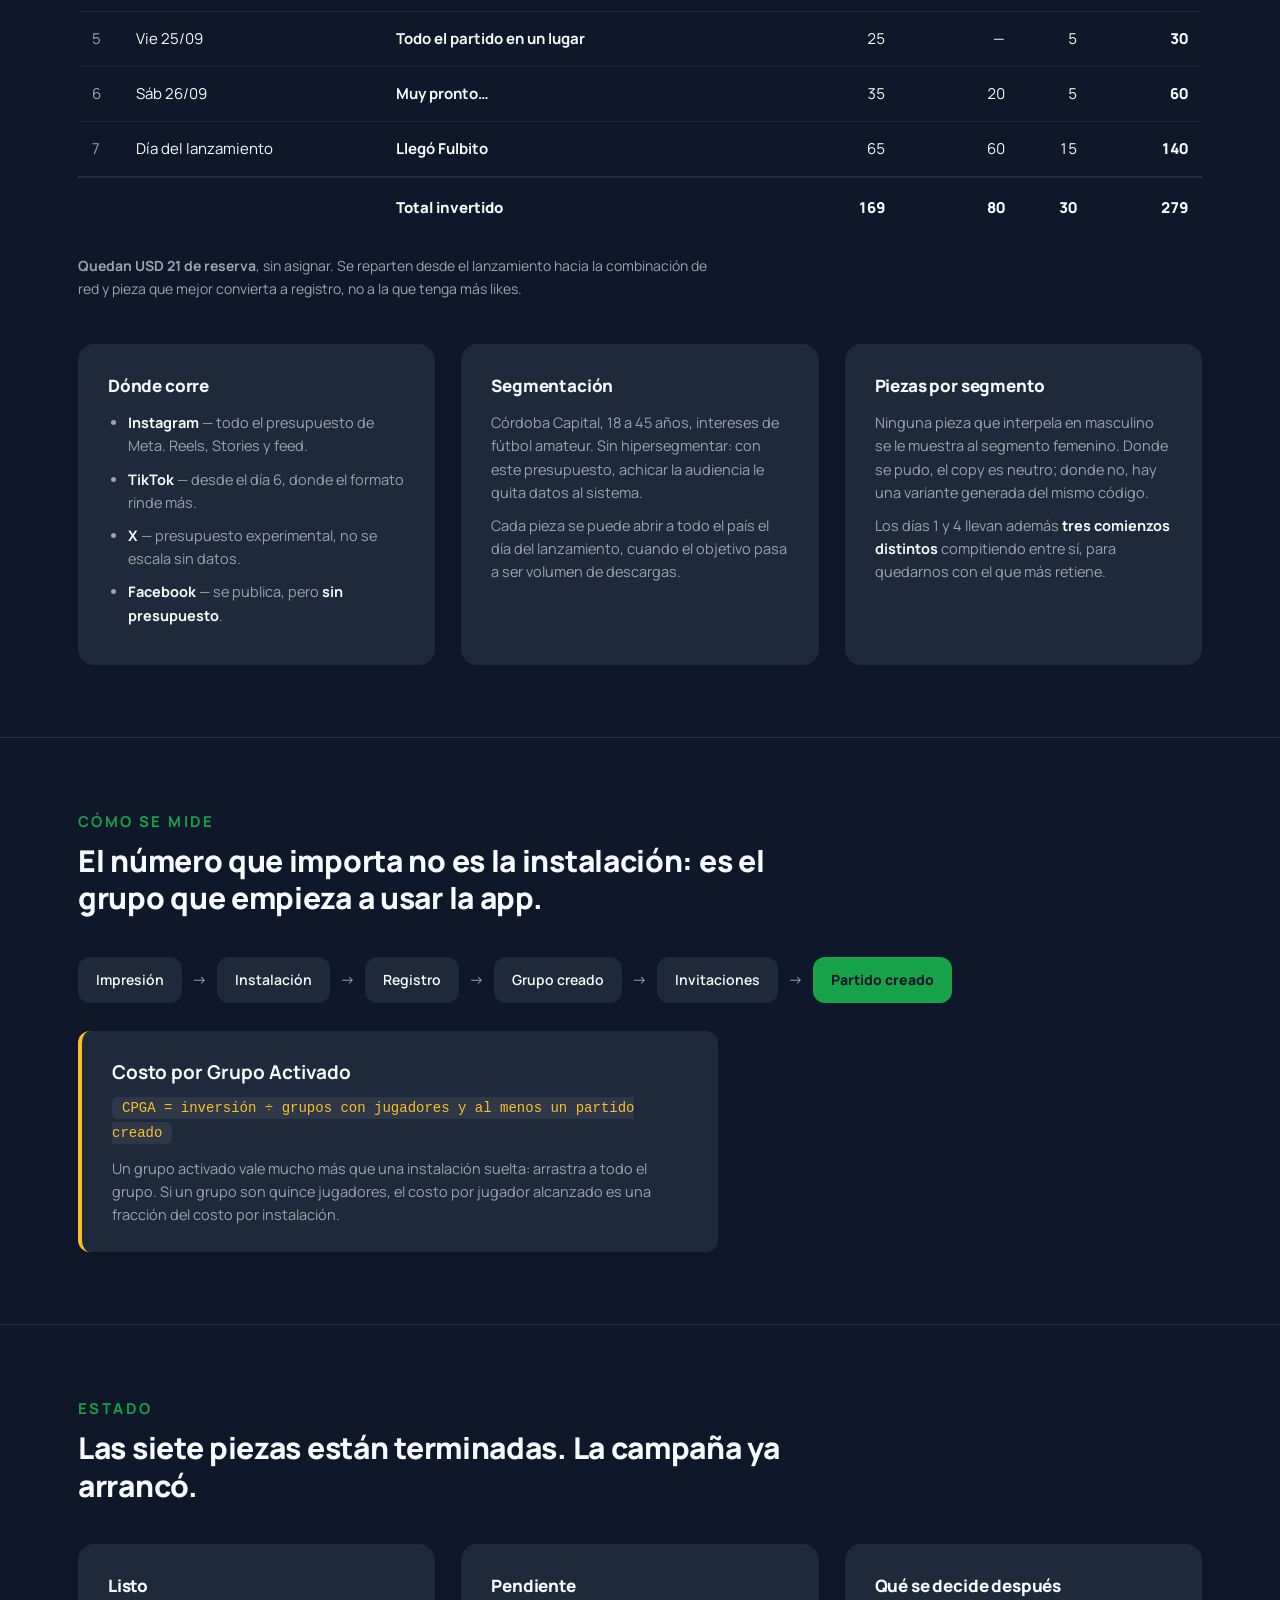
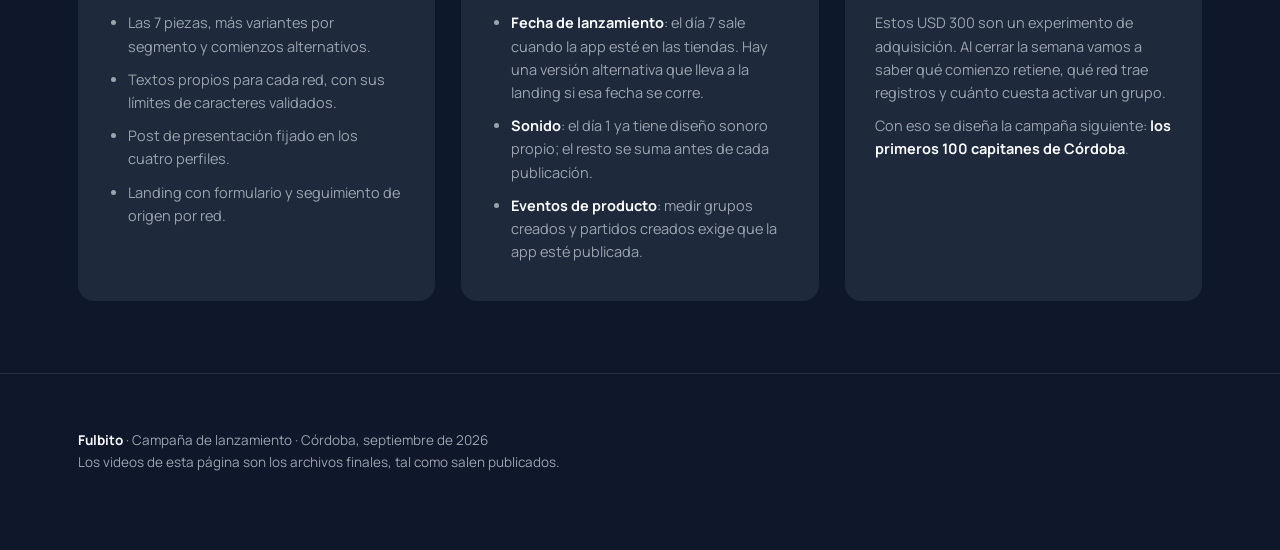
<file: campana-7-dias/index.html>
<!doctype html>
<html lang="es">
<head>
<meta charset="utf-8">
<meta name="viewport" content="width=device-width, initial-scale=1">
<!-- Material interno: presupuesto, plan de medios y estrategia. No se indexa.
     Misma decisión que /invite/, /group/ y /p/. Ver README. -->
<meta name="robots" content="noindex, nofollow">
<title>Fulbito · Campaña de lanzamiento</title>
<link rel="preconnect" href="https://fonts.googleapis.com">
<link rel="preconnect" href="https://fonts.gstatic.com" crossorigin>
<link rel="stylesheet" href="https://fonts.googleapis.com/css2?family=Manrope:wght@400;500;600;700;800&display=swap">
<style>
:root {
    --bg:#0F172A; --grad:#0A1628; --card:#1E293B; --tx:#F8FAFC; --tx2:#9CA3AF;
    --mk:#16A34A; --ac:#FBBF24; --line:rgba(248,250,252,.10);
  }
  * { box-sizing:border-box }
  html { scroll-behavior:smooth }
  html, body { overflow-x:hidden }
  body {
    margin:0; background:var(--bg); color:var(--tx);
    font-family:Manrope,-apple-system,BlinkMacSystemFont,"Segoe UI",Roboto,Arial,sans-serif;
    -webkit-font-smoothing:antialiased; line-height:1.6;
  }
  .wrap { max-width:1180px; margin:0 auto; padding:0 28px }
  section { padding:72px 0; border-top:1px solid var(--line) }
  section:first-of-type { border-top:0 }
  h2 { font-size:15px; font-weight:700; letter-spacing:.16em; text-transform:uppercase; color:var(--mk); margin:0 0 8px }
  h2 + .lead { font-size:30px; font-weight:800; line-height:1.25; letter-spacing:-.01em; margin:0 0 40px; max-width:760px }

  /* portada */
  header { background:linear-gradient(140deg,var(--grad),#082011); padding:84px 0 76px }
  header img { width:224px; height:auto; display:block; margin-bottom:44px }
  h1 { font-size:clamp(40px,6vw,68px); font-weight:800; line-height:1.04; letter-spacing:-.02em; margin:0 0 20px; max-width:15ch }
  .bajada { font-size:20px; color:var(--tx2); max-width:60ch; margin:0 0 44px }
  .facts { display:flex; flex-wrap:wrap; gap:14px }
  .fact { background:rgba(248,250,252,.05); border:1px solid var(--line); border-radius:16px; padding:18px 24px; min-width:168px }
  .fact b { display:block; font-size:26px; font-weight:800; letter-spacing:-.01em }
  .fact span { font-size:13px; color:var(--tx2) }

  /* piezas */
  .piezas { display:grid; grid-template-columns:repeat(auto-fill,minmax(310px,1fr)); gap:34px }
  .pieza { background:var(--card); border-radius:16px; overflow:hidden; display:flex; flex-direction:column }
  .vid { position:relative; background:#000; aspect-ratio:9/16 }
  .vid video { width:100%; height:100%; display:block; object-fit:cover }
  .dia, .snd {
    position:absolute; top:14px; font-size:12px; font-weight:700; letter-spacing:.04em;
    background:var(--mk); color:#0F172A; padding:5px 12px; border-radius:999px;
  }
  .dia { left:14px }
  .snd { right:14px; padding:5px 10px; font-size:14px }
  .txt { padding:22px 24px 26px; display:flex; flex-direction:column; flex-grow:1 }
  .fecha { font-size:12.5px; color:var(--tx2); margin:0 0 6px; letter-spacing:.03em; text-transform:uppercase; font-weight:600 }
  .pieza h3 { font-size:21px; font-weight:800; margin:0 0 10px; letter-spacing:-.01em; line-height:1.25 }
  .idea { font-size:15px; margin:0 0 10px; color:var(--tx) }
  .det { font-size:14px; color:var(--tx2); margin:0 0 18px; flex-grow:1 }
  .inv { margin:0; padding-top:16px; border-top:1px solid rgba(248,250,252,.08); font-size:14px; display:flex; align-items:baseline; gap:10px; flex-wrap:wrap }
  .inv b { font-size:18px; font-weight:800 }
  .inv span { color:var(--tx2); font-size:13px }

  /* tabla */
  .scrollx { overflow-x:auto; -webkit-overflow-scrolling:touch }
  .tabla { width:100%; min-width:620px; border-collapse:collapse; font-size:15px }
  .tabla th { text-align:left; font-size:12px; letter-spacing:.09em; text-transform:uppercase; color:var(--tx2); font-weight:700; padding:0 14px 14px; border-bottom:1px solid var(--line) }
  .tabla td { padding:15px 14px; border-bottom:1px solid rgba(248,250,252,.06) }
  .tabla .n, .tabla th.n { text-align:right; font-variant-numeric:tabular-nums }
  .tabla .nd { color:var(--tx2); width:44px }
  .tabla .pz { font-weight:700 }
  .tabla .tot { font-weight:800 }
  .tabla tfoot td { font-weight:800; border-bottom:0; border-top:2px solid var(--line); padding-top:18px }
  .reserva { margin-top:20px; font-size:14px; color:var(--tx2); max-width:70ch }

  /* bloques de texto */
  .cols { display:grid; grid-template-columns:repeat(auto-fit,minmax(290px,1fr)); gap:26px }
  .bloque { background:var(--card); border-radius:16px; padding:28px 30px }
  .bloque h3 { font-size:17px; font-weight:800; margin:0 0 12px; letter-spacing:-.01em }
  .bloque p, .bloque li { font-size:14.5px; color:var(--tx2); margin:0 0 10px }
  .bloque ul { margin:0; padding-left:20px }
  .bloque b { color:var(--tx) }

  /* funnel */
  .funnel { display:flex; flex-wrap:wrap; gap:10px; align-items:center; margin:0 0 28px }
  .paso { background:var(--card); border-radius:12px; padding:12px 18px; font-size:14px; font-weight:600 }
  .paso.fin { background:var(--mk); color:#0F172A; font-weight:800 }
  .flecha { color:var(--tx2); font-size:15px }
  .kpi { background:var(--card); border-left:4px solid var(--ac); border-radius:12px; padding:26px 30px; max-width:640px }
  .kpi b { display:block; font-size:19px; margin-bottom:6px }
  .kpi code { background:rgba(248,250,252,.07); padding:3px 10px; border-radius:6px; font-size:14px; color:var(--ac) }
  .kpi p { margin:12px 0 0; font-size:14.5px; color:var(--tx2) }

  footer { padding:56px 0 76px; border-top:1px solid var(--line); color:var(--tx2); font-size:13.5px }
  footer b { color:var(--tx) }
  @media (max-width:640px) { section { padding:52px 0 } h2 + .lead { font-size:25px } }

</style>
</head>
<body>

<header>
  <div class="wrap">
    <img src="[data-uri]" alt="Fulbito">
    <h1>Campaña de lanzamiento</h1>
    <p class="bajada">Siete piezas, una por día, para presentar Fulbito en Córdoba y llevar grupos de fútbol amateur a la app. Cierra el día que la app llega a las tiendas.</p>
    <div class="facts">
      <div class="fact"><b>7</b><span>piezas de video</span></div>
      <div class="fact"><b>USD 300</b><span>de inversión</span></div>
      <div class="fact"><b>Córdoba</b><span>mercado inicial</span></div>
      <div class="fact"><b>4</b><span>redes</span></div>
    </div>
  </div>
</header>

<section>
  <div class="wrap">
    <h2>El problema</h2>
    <p class="lead">Organizar el fútbol de los miércoles sigue siendo una lista de WhatsApp que se pisa.</p>
    <div class="cols">
      <div class="bloque">
        <h3>A quién le hablamos</h3>
        <p>A quien organiza: abre la lista, persigue confirmaciones, consigue reemplazos, reserva la cancha y arma los equipos. Es el trabajo no pago más grande del fútbol amateur.</p>
        <p>Es también quien decide por el grupo: si adopta la app, entran quince jugadores con él.</p>
      </div>
      <div class="bloque">
        <h3>Qué promete Fulbito</h3>
        <p>Cada uno confirma con un toque, los cupos se actualizan solos, hay lista de espera, los equipos quedan armados antes de llegar y la historia del grupo queda guardada.</p>
        <p><b>El partido empieza acá.</b></p>
      </div>
      <div class="bloque">
        <h3>Cómo está construida</h3>
        <p>Las escenas de cancha son material generado con IA, revisado cuadro por cuadro. Las pantallas son <b>capturas de la app real</b>, nunca recreadas.</p>
        <p>Tipografía, colores y logotipo salen del design system del producto.</p>
      </div>
    </div>
  </div>
</section>

<section>
  <div class="wrap">
    <h2>Las piezas</h2>
    <p class="lead">Una por día, en orden: del problema al lanzamiento.</p>
    <div class="piezas">
      <article class="pieza">
        <div class="vid"><video src="dia-1_lun-21-09_D1-quien-juega/instagram/video.mp4" controls preload="none" playsinline
             poster="[data-uri]"></video>
          <span class="dia">Día 1</span><span class="snd" title="Con diseño sonoro propio">♪</span></div>
        <div class="txt">
          <p class="fecha">Lun 21/09 · 15 s</p>
          <h3>¿Quién juega?</h3>
          <p class="idea">El caos de la lista de WhatsApp, contado desde adentro.</p>
          <p class="det">«Yo voy». «+1». «Fede se baja». «¿Quién falta?». Los mensajes entran cada vez más rápido hasta que corta el silencio.</p>
          <p class="inv"><b>USD 8</b> <span>IG 8</span></p>
        </div>
      </article>
      <article class="pieza">
        <div class="vid"><video src="dia-2_mar-22-09_D2-el-capitan/instagram/video.mp4" controls preload="none" playsinline
             poster="[data-uri]"></video>
          <span class="dia">Día 2</span><span class="snd" title="Con diseño sonoro propio">♪</span></div>
        <div class="txt">
          <p class="fecha">Mar 22/09 · 17,5 s</p>
          <h3>El capitán hace demasiado</h3>
          <p class="idea">Las seis tareas invisibles de quien organiza.</p>
          <p class="det">Abrir la lista, perseguir confirmaciones, conseguir reemplazos, reservar la cancha, pasar la ubicación, armar los equipos. Y encima jugar.</p>
          <p class="inv"><b>USD 8</b> <span>IG 8</span></p>
        </div>
      </article>
      <article class="pieza">
        <div class="vid"><video src="dia-3_mie-23-09_D3-tu-grupo-tiene-historia/instagram/video.mp4" controls preload="none" playsinline
             poster="[data-uri]"></video>
          <span class="dia">Día 3</span></div>
        <div class="txt">
          <p class="fecha">Mié 23/09 · 20,6 s</p>
          <h3>Tu grupo tiene historia</h3>
          <p class="idea">El valor emocional: el grupo como identidad.</p>
          <p class="det">Amigos que llegan, se ríen y festejan. Una foto grupal impresa. Después, el grupo dentro de la app.</p>
          <p class="inv"><b>USD 8</b> <span>IG 8</span></p>
        </div>
      </article>
      <article class="pieza">
        <div class="vid"><video src="dia-4_jue-24-09_D4-se-abre-la-lista/instagram/video.mp4" controls preload="none" playsinline
             poster="[data-uri]"></video>
          <span class="dia">Día 4</span></div>
        <div class="txt">
          <p class="fecha">Jue 24/09 · 18,3 s</p>
          <h3>Se abre la lista</h3>
          <p class="idea">La lista numerada que se rompe sola.</p>
          <p class="det">Se llena, aparecen bajas, un «+1», dos números 8. Corte duro a la app: cada uno confirma solo y hay lista de espera.</p>
          <p class="inv"><b>USD 25</b> <span>IG 20 · X 5</span></p>
        </div>
      </article>
      <article class="pieza">
        <div class="vid"><video src="dia-5_vie-25-09_D5-todo-en-un-lugar/instagram/video.mp4" controls preload="none" playsinline
             poster="[data-uri]"></video>
          <span class="dia">Día 5</span></div>
        <div class="txt">
          <p class="fecha">Vie 25/09 · 20,5 s</p>
          <h3>Todo el partido en un lugar</h3>
          <p class="idea">Demostración de producto, con la app real.</p>
          <p class="det">Crear partido, confirmar, cupos, lista de espera, cancha y equipos, con destellos de cancha entre función y función.</p>
          <p class="inv"><b>USD 30</b> <span>IG 25 · X 5</span></p>
        </div>
      </article>
      <article class="pieza">
        <div class="vid"><video src="dia-6_sab-26-09_D6-muy-pronto/instagram/video.mp4" controls preload="none" playsinline
             poster="[data-uri]"></video>
          <span class="dia">Día 6</span></div>
        <div class="txt">
          <p class="fecha">Sáb 26/09 · 11 s</p>
          <h3>Muy pronto…</h3>
          <p class="idea">Expectativa pura, la pieza más cinematográfica.</p>
          <p class="det">Cancha a oscuras, se encienden los reflectores, la pelota frena sobre la línea, entran los botines.</p>
          <p class="inv"><b>USD 60</b> <span>IG 35 · TikTok 20 · X 5</span></p>
        </div>
      </article>
      <article class="pieza">
        <div class="vid"><video src="dia-7_LANZAMIENTO_D7-llego-fulbito/instagram/video_app-en-tiendas.mp4" controls preload="none" playsinline
             poster="[data-uri]"></video>
          <span class="dia">Día 7</span></div>
        <div class="txt">
          <p class="fecha">Día del lanzamiento · 20,8 s</p>
          <h3>Llegó Fulbito</h3>
          <p class="idea">El anuncio de lanzamiento. Concentra casi la mitad del presupuesto.</p>
          <p class="det">Golpe a la pelota, el producto en cuatro beats («Tu grupo. Tu partido. Tu equipo. Tu historia.»), festejo y CTA de descarga.</p>
          <p class="inv"><b>USD 140</b> <span>IG 65 · TikTok 60 · X 15</span></p>
        </div>
      </article>
    </div>
  </div>
</section>

<section>
  <div class="wrap">
    <h2>Plan de medios</h2>
    <p class="lead">La inversión se concentra al final: los primeros días construyen audiencia, el lanzamiento la convierte.</p>
    <div class="scrollx"><table class="tabla">
      <thead><tr><th></th><th>Fecha</th><th>Pieza</th><th class="n">Instagram</th><th class="n">TikTok</th><th class="n">X</th><th class="n">Total</th></tr></thead>
      <tbody>
        <tr><td class=nd>1</td><td>Lun 21/09</td><td class=pz>¿Quién juega?</td><td class=n>8</td><td class=n>—</td><td class=n>—</td><td class='n tot'>8</td></tr>
        <tr><td class=nd>2</td><td>Mar 22/09</td><td class=pz>El capitán hace demasiado</td><td class=n>8</td><td class=n>—</td><td class=n>—</td><td class='n tot'>8</td></tr>
        <tr><td class=nd>3</td><td>Mié 23/09</td><td class=pz>Tu grupo tiene historia</td><td class=n>8</td><td class=n>—</td><td class=n>—</td><td class='n tot'>8</td></tr>
        <tr><td class=nd>4</td><td>Jue 24/09</td><td class=pz>Se abre la lista</td><td class=n>20</td><td class=n>—</td><td class=n>5</td><td class='n tot'>25</td></tr>
        <tr><td class=nd>5</td><td>Vie 25/09</td><td class=pz>Todo el partido en un lugar</td><td class=n>25</td><td class=n>—</td><td class=n>5</td><td class='n tot'>30</td></tr>
        <tr><td class=nd>6</td><td>Sáb 26/09</td><td class=pz>Muy pronto…</td><td class=n>35</td><td class=n>20</td><td class=n>5</td><td class='n tot'>60</td></tr>
        <tr><td class=nd>7</td><td>Día del lanzamiento</td><td class=pz>Llegó Fulbito</td><td class=n>65</td><td class=n>60</td><td class=n>15</td><td class='n tot'>140</td></tr>
      </tbody>
      <tfoot><tr><td></td><td></td><td>Total invertido</td><td class="n">169</td><td class="n">80</td><td class="n">30</td><td class="n">279</td></tr></tfoot>
    </table></div>
    <p class="reserva"><b>Quedan USD 21 de reserva</b>, sin asignar. Se reparten desde el lanzamiento hacia la combinación de red y pieza que mejor convierta a registro, no a la que tenga más likes.</p>
    <div class="cols" style="margin-top:44px">
      <div class="bloque">
        <h3>Dónde corre</h3>
        <ul>
          <li><b>Instagram</b> — todo el presupuesto de Meta. Reels, Stories y feed.</li>
          <li><b>TikTok</b> — desde el día 6, donde el formato rinde más.</li>
          <li><b>X</b> — presupuesto experimental, no se escala sin datos.</li>
          <li><b>Facebook</b> — se publica, pero <b>sin presupuesto</b>.</li>
        </ul>
      </div>
      <div class="bloque">
        <h3>Segmentación</h3>
        <p>Córdoba Capital, 18 a 45 años, intereses de fútbol amateur. Sin hipersegmentar: con este presupuesto, achicar la audiencia le quita datos al sistema.</p>
        <p>Cada pieza se puede abrir a todo el país el día del lanzamiento, cuando el objetivo pasa a ser volumen de descargas.</p>
      </div>
      <div class="bloque">
        <h3>Piezas por segmento</h3>
        <p>Ninguna pieza que interpela en masculino se le muestra al segmento femenino. Donde se pudo, el copy es neutro; donde no, hay una variante generada del mismo código.</p>
        <p>Los días 1 y 4 llevan además <b>tres comienzos distintos</b> compitiendo entre sí, para quedarnos con el que más retiene.</p>
      </div>
    </div>
  </div>
</section>

<section>
  <div class="wrap">
    <h2>Cómo se mide</h2>
    <p class="lead">El número que importa no es la instalación: es el grupo que empieza a usar la app.</p>
    <div class="funnel">
      <span class="paso">Impresión</span><span class="flecha">→</span>
      <span class="paso">Instalación</span><span class="flecha">→</span>
      <span class="paso">Registro</span><span class="flecha">→</span>
      <span class="paso">Grupo creado</span><span class="flecha">→</span>
      <span class="paso">Invitaciones</span><span class="flecha">→</span>
      <span class="paso fin">Partido creado</span>
    </div>
    <div class="kpi">
      <b>Costo por Grupo Activado</b>
      <code>CPGA = inversión ÷ grupos con jugadores y al menos un partido creado</code>
      <p>Un grupo activado vale mucho más que una instalación suelta: arrastra a todo el grupo. Si un grupo son quince jugadores, el costo por jugador alcanzado es una fracción del costo por instalación.</p>
    </div>
  </div>
</section>

<section>
  <div class="wrap">
    <h2>Estado</h2>
    <p class="lead">Las siete piezas están terminadas. La campaña ya arrancó.</p>
    <div class="cols">
      <div class="bloque">
        <h3>Listo</h3>
        <ul>
          <li>Las 7 piezas, más variantes por segmento y comienzos alternativos.</li>
          <li>Textos propios para cada red, con sus límites de caracteres validados.</li>
          <li>Post de presentación fijado en los cuatro perfiles.</li>
          <li>Landing con formulario y seguimiento de origen por red.</li>
        </ul>
      </div>
      <div class="bloque">
        <h3>Pendiente</h3>
        <ul>
          <li><b>Fecha de lanzamiento</b>: el día 7 sale cuando la app esté en las tiendas. Hay una versión alternativa que lleva a la landing si esa fecha se corre.</li>
          <li><b>Sonido</b>: el día 1 ya tiene diseño sonoro propio; el resto se suma antes de cada publicación.</li>
          <li><b>Eventos de producto</b>: medir grupos creados y partidos creados exige que la app esté publicada.</li>
        </ul>
      </div>
      <div class="bloque">
        <h3>Qué se decide después</h3>
        <p>Estos USD 300 son un experimento de adquisición. Al cerrar la semana vamos a saber qué comienzo retiene, qué red trae registros y cuánto cuesta activar un grupo.</p>
        <p>Con eso se diseña la campaña siguiente: <b>los primeros 100 capitanes de Córdoba</b>.</p>
      </div>
    </div>
  </div>
</section>

<footer>
  <div class="wrap">
    <b>Fulbito</b> · Campaña de lanzamiento · Córdoba, septiembre de 2026<br>
    Los videos de esta página son los archivos finales, tal como salen publicados.
  </div>
</footer>

</body>
</html>
</file>
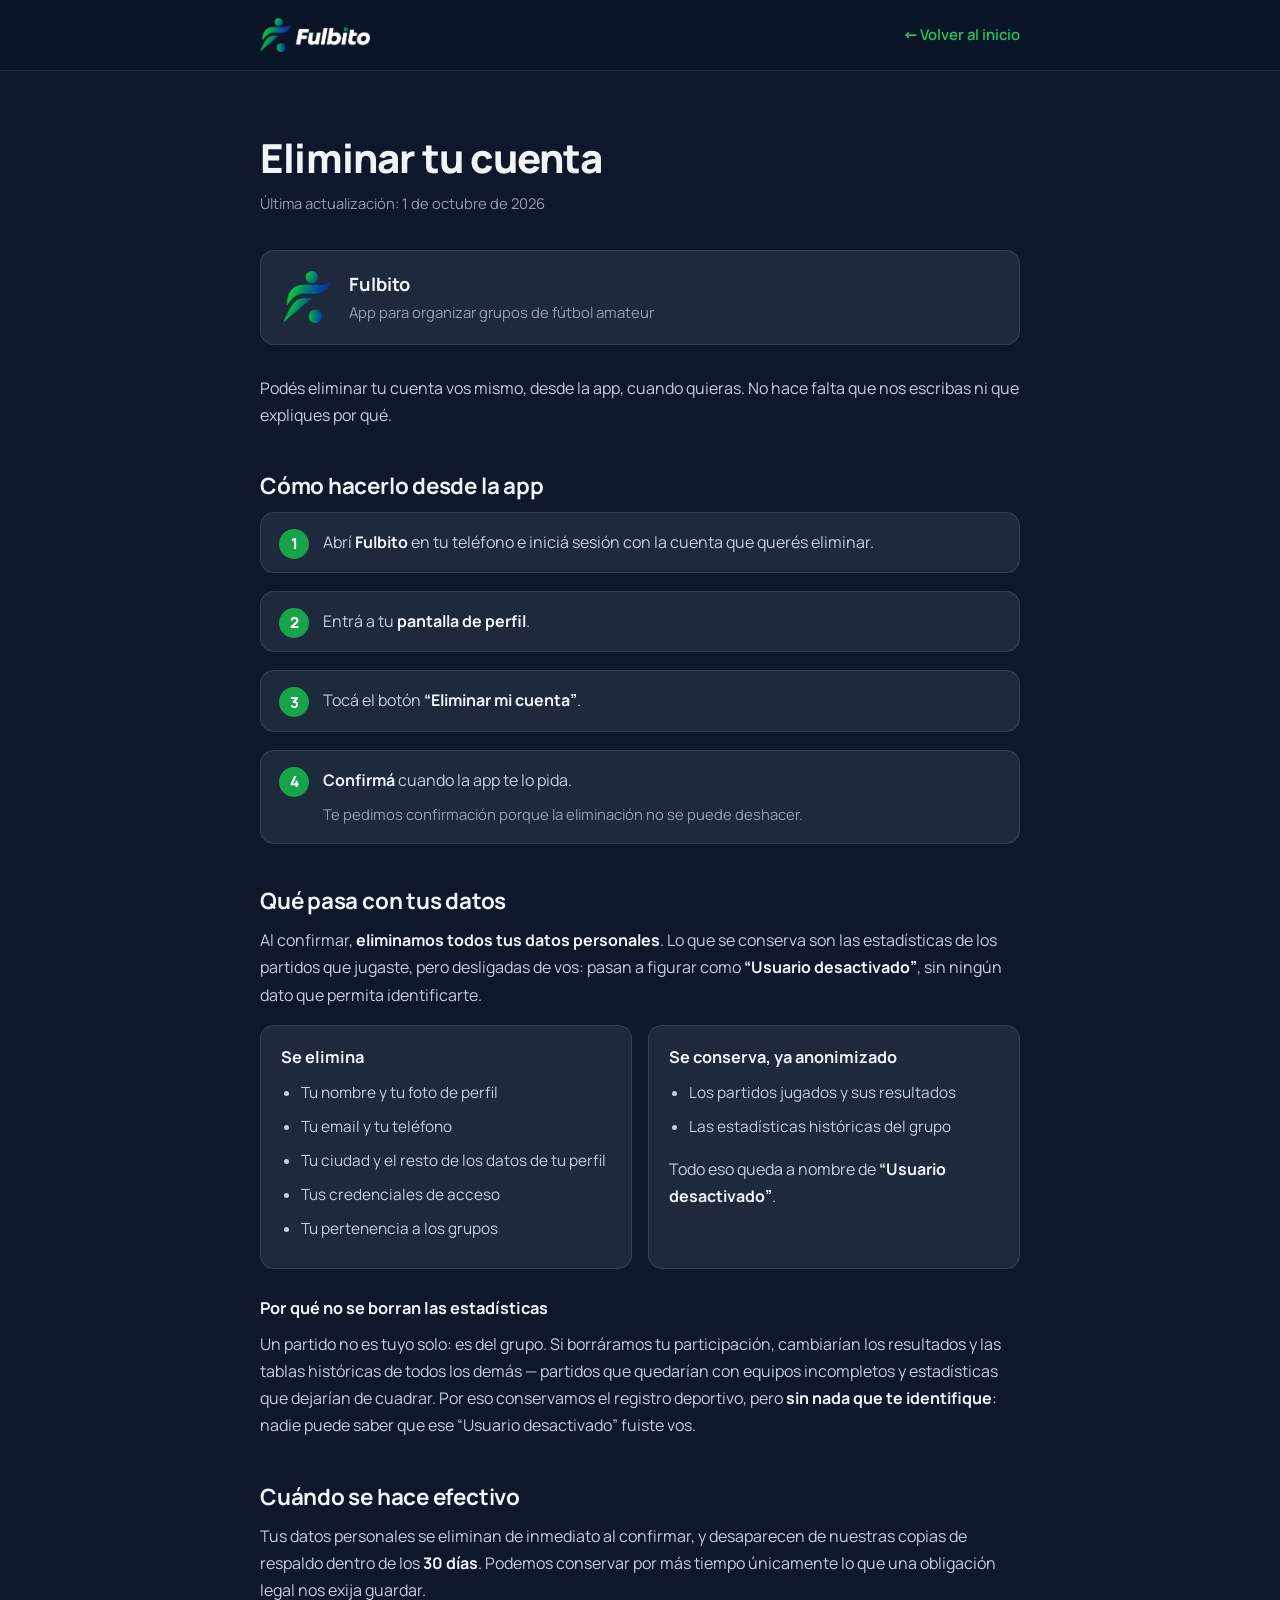
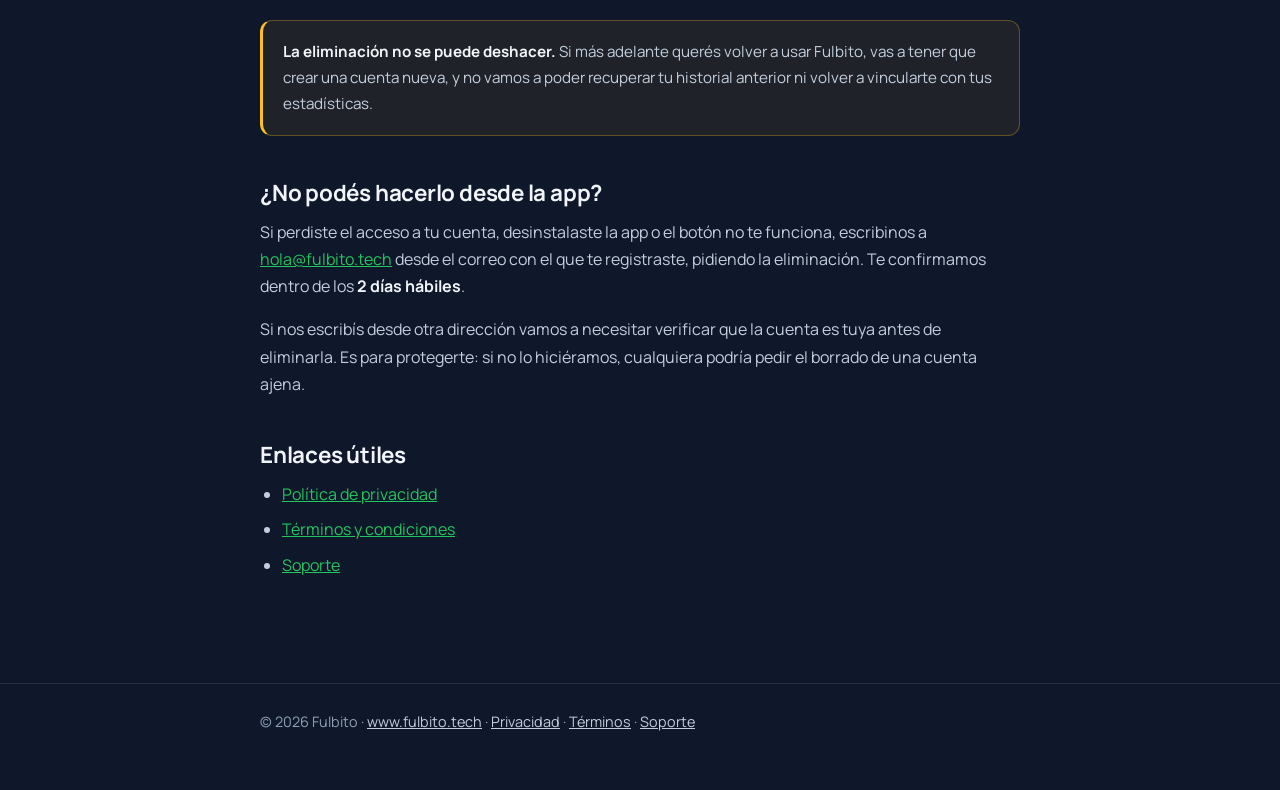
<file: delete-account/index.html>
<!DOCTYPE html>
<html lang="es">
<head>
<meta charset="utf-8">
<meta name="viewport" content="width=device-width, initial-scale=1">
<title>Eliminar tu cuenta — Fulbito</title>
<meta name="description" content="Cómo eliminar tu cuenta de Fulbito y qué pasa con tus datos y tus estadísticas.">
<link rel="canonical" href="https://www.fulbito.tech/delete-account/">
<meta name="theme-color" content="#0F172A">
<meta name="robots" content="index, follow">

<meta property="og:type" content="website">
<meta property="og:locale" content="es_AR">
<meta property="og:url" content="https://www.fulbito.tech/delete-account/">
<meta property="og:title" content="Eliminar tu cuenta — Fulbito">
<meta property="og:description" content="Cómo eliminar tu cuenta de Fulbito y qué pasa con tus datos y tus estadísticas.">
<meta property="og:image" content="https://www.fulbito.tech/assets/img/og.jpg">

<link rel="icon" href="/assets/favicon.png" type="image/png">
<link rel="apple-touch-icon" href="/assets/img/apple-touch-icon.png">

<link rel="preload" href="/assets/fonts/manrope-latin.woff2" as="font" type="font/woff2" crossorigin>

<link rel="stylesheet" href="/assets/legal.css">
<style>
  /* Los pasos numerados son el corazón de esta página: van más grandes y
     separados que una lista normal, para poder seguirlos con el teléfono en
     la otra mano. */
  .pasos { margin: 0 0 28px; padding: 0; list-style: none; counter-reset: paso; }
  .pasos li {
    position: relative;
    margin-bottom: 18px;
    padding: 16px 20px 16px 62px;
    border: 1px solid var(--line);
    border-radius: 14px;
    background: var(--card);
    counter-increment: paso;
  }
  .pasos li::before {
    content: counter(paso);
    position: absolute;
    left: 18px;
    top: 16px;
    display: grid;
    place-items: center;
    width: 30px;
    height: 30px;
    border-radius: 50%;
    background: var(--green);
    color: #fff;
    font-size: .95rem;
    font-weight: 800;
  }
  .pasos li p { margin: 0; }
  .pasos li p + p { margin-top: 8px; color: var(--text-muted); font-size: .93rem; }

  .app-nombre {
    display: flex;
    align-items: center;
    gap: 16px;
    margin: 0 0 30px;
    padding: 18px 20px;
    border: 1px solid var(--line);
    border-radius: 14px;
    background: var(--card);
  }
  .app-nombre img { width: 52px; height: 52px; flex: none; }
  .app-nombre p { margin: 0; font-size: .93rem; color: var(--text-muted); }
  .app-nombre strong { display: block; font-size: 1.15rem; color: var(--text); }

  .cols { display: grid; gap: 16px; margin: 0 0 16px; }
  @media (min-width: 720px) { .cols { grid-template-columns: 1fr 1fr; } }
  .cols .caja { margin: 0; }
  .cols h3 { margin-top: 0; }
  .cols ul { padding-left: 20px; }
  .cols li { font-size: .96rem; }
</style>
</head>
<body>

<header class="top">
  <div class="wrap">
    <a class="brand" href="/" aria-label="Fulbito — ir al inicio">
      <img src="/assets/logotipo-claro.png" alt="Fulbito" width="480" height="151">
    </a>
    <a class="volver" href="/">← Volver al inicio</a>
  </div>
</header>

<main>
  <div class="wrap">

    <h1>Eliminar tu cuenta</h1>
    <p class="fecha">Última actualización: 1 de octubre de 2026</p>

    <div class="app-nombre">
      <img src="/assets/isotipo.png" alt="" width="52" height="52">
      <p>
        <strong>Fulbito</strong>
        App para organizar grupos de fútbol amateur
      </p>
    </div>

    <p>
      Podés eliminar tu cuenta vos mismo, desde la app, cuando quieras. No hace
      falta que nos escribas ni que expliques por qué.
    </p>

    <h2>Cómo hacerlo desde la app</h2>

    <ol class="pasos">
      <li>
        <p>Abrí <strong>Fulbito</strong> en tu teléfono e iniciá sesión con la
        cuenta que querés eliminar.</p>
      </li>
      <li>
        <p>Entrá a tu <strong>pantalla de perfil</strong>.</p>
      </li>
      <li>
        <p>Tocá el botón <strong>“Eliminar mi cuenta”</strong>.</p>
      </li>
      <li>
        <p><strong>Confirmá</strong> cuando la app te lo pida.</p>
        <p>Te pedimos confirmación porque la eliminación no se puede deshacer.</p>
      </li>
    </ol>

    <h2>Qué pasa con tus datos</h2>

    <p>
      Al confirmar, <strong>eliminamos todos tus datos personales</strong>. Lo
      que se conserva son las estadísticas de los partidos que jugaste, pero
      desligadas de vos: pasan a figurar como
      <strong>“Usuario desactivado”</strong>, sin ningún dato que permita
      identificarte.
    </p>

    <div class="cols">
      <div class="caja">
        <h3>Se elimina</h3>
        <ul>
          <li>Tu nombre y tu foto de perfil</li>
          <li>Tu email y tu teléfono</li>
          <li>Tu ciudad y el resto de los datos de tu perfil</li>
          <li>Tus credenciales de acceso</li>
          <li>Tu pertenencia a los grupos</li>
        </ul>
      </div>
      <div class="caja">
        <h3>Se conserva, ya anonimizado</h3>
        <ul>
          <li>Los partidos jugados y sus resultados</li>
          <li>Las estadísticas históricas del grupo</li>
        </ul>
        <p>Todo eso queda a nombre de <strong>“Usuario desactivado”</strong>.</p>
      </div>
    </div>

    <h3>Por qué no se borran las estadísticas</h3>
    <p>
      Un partido no es tuyo solo: es del grupo. Si borráramos tu participación,
      cambiarían los resultados y las tablas históricas de todos los demás —
      partidos que quedarían con equipos incompletos y estadísticas que dejarían
      de cuadrar. Por eso conservamos el registro deportivo, pero
      <strong>sin nada que te identifique</strong>: nadie puede saber que ese
      “Usuario desactivado” fuiste vos.
    </p>

    <h2>Cuándo se hace efectivo</h2>
    <p>
      Tus datos personales se eliminan de inmediato al confirmar, y desaparecen
      de nuestras copias de respaldo dentro de los <strong>30 días</strong>.
      Podemos conservar por más tiempo únicamente lo que una obligación legal nos
      exija guardar.
    </p>

    <div class="aviso">
      <p>
        <strong>La eliminación no se puede deshacer.</strong> Si más adelante
        querés volver a usar Fulbito, vas a tener que crear una cuenta nueva, y
        no vamos a poder recuperar tu historial anterior ni volver a vincularte
        con tus estadísticas.
      </p>
    </div>

    <h2>¿No podés hacerlo desde la app?</h2>
    <p>
      Si perdiste el acceso a tu cuenta, desinstalaste la app o el botón no te
      funciona, escribinos a
      <a href="mailto:hola@fulbito.tech?subject=Eliminar%20mi%20cuenta%20de%20Fulbito">hola@fulbito.tech</a>
      desde el correo con el que te registraste, pidiendo la eliminación. Te
      confirmamos dentro de los <strong>2 días hábiles</strong>.
    </p>
    <p>
      Si nos escribís desde otra dirección vamos a necesitar verificar que la
      cuenta es tuya antes de eliminarla. Es para protegerte: si no lo
      hiciéramos, cualquiera podría pedir el borrado de una cuenta ajena.
    </p>

    <h2>Enlaces útiles</h2>
    <ul>
      <li><a href="/privacy/">Política de privacidad</a></li>
      <li><a href="/terms/">Términos y condiciones</a></li>
      <li><a href="/support/">Soporte</a></li>
    </ul>

  </div>
</main>

<footer>
  <div class="wrap">
    <p>© <span id="year">2026</span> Fulbito · <a href="/">www.fulbito.tech</a> · <a href="/privacy/">Privacidad</a> · <a href="/terms/">Términos</a> · <a href="/support/">Soporte</a></p>
  </div>
</footer>

<script>
  document.getElementById('year').textContent = String(new Date().getFullYear());
</script>

</body>
</html>
</file>
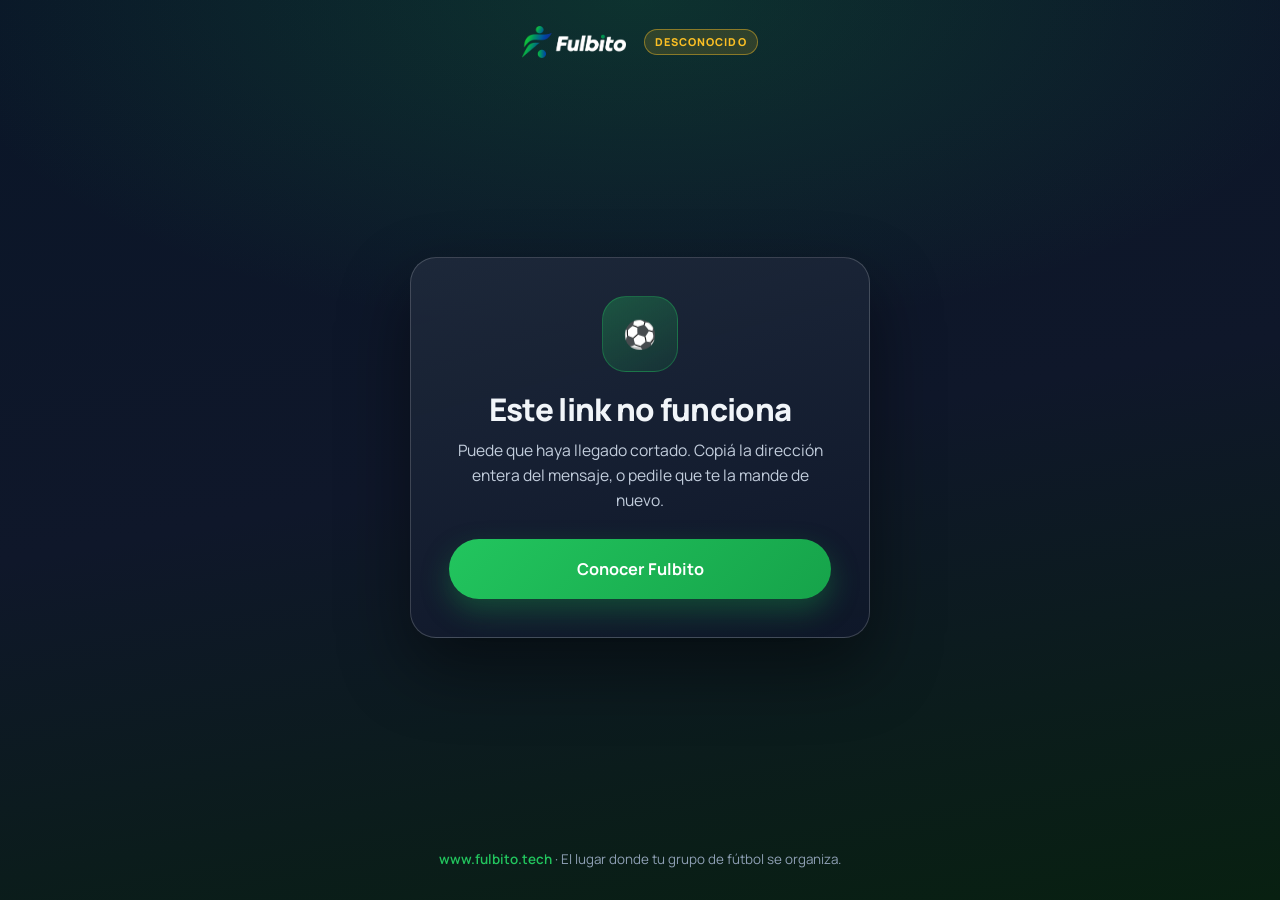
<file: group/index.html>
<!DOCTYPE html>
<html lang="es">
<head>
<meta charset="utf-8">
<meta name="viewport" content="width=device-width, initial-scale=1">
<title>Te compartieron un grupo en Fulbito</title>
<meta name="description" content="Alguien te compartió su grupo de fútbol. Fulbito es donde el grupo se organiza: partidos, confirmaciones y estadísticas.">
<meta name="robots" content="noindex, nofollow">
<meta name="theme-color" content="#0F172A">

<!-- Sí lleva Open Graph, al contrario de /invite/player/ y /login/. Esas dos
     llevan un token que ES la credencial, y una previsualización hace que el
     servidor de WhatsApp visite el link y lo deje registrado ahí. Un id de
     grupo no es credencial: el endpoint que lo usa exige Authorization
     (401, medido el 2026-09-08). Y este link vive en WhatsApp — que muestre
     tarjeta es la mitad de su trabajo.

     La tarjeta es genérica a propósito: no hay endpoint público de grupo, así
     que no hay nombre que poner. Tampoco se filtra nada. -->
<meta property="og:type" content="website">
<meta property="og:site_name" content="Fulbito">
<meta property="og:locale" content="es_AR">
<meta property="og:title" content="Te compartieron un grupo en Fulbito">
<meta property="og:description" content="Fulbito es donde tu grupo de fútbol se organiza: partidos, confirmaciones y estadísticas en un solo lugar.">
<meta property="og:image" content="https://www.fulbito.tech/assets/img/og.jpg">
<meta property="og:image:width" content="1200">
<meta property="og:image:height" content="630">
<meta name="twitter:card" content="summary_large_image">

<link rel="icon" href="/assets/favicon.png" type="image/png">
<link rel="apple-touch-icon" href="/assets/img/apple-touch-icon.png">
<link rel="preload" href="/assets/fonts/manrope-latin.woff2" as="font" type="font/woff2" crossorigin>
<!-- Misma tarjeta y mismo sistema visual que /invite/, /invite/player/ y
     /login/. Sin CSS propio: esta página no tiene nada que las otras no
     tengan. -->
<link rel="stylesheet" href="/invite/invite.css">
</head>
<body>

<header class="top">
  <img src="/assets/logotipo-claro.png" alt="Fulbito" width="103" height="32">
  <span class="env" id="env-badge" hidden>QA</span>
</header>

<main class="shell">

  <!-- No hay estado "cargando" porque no hay nada que consultar: no existe
       endpoint público de grupo. Y la tarjeta arranca VISIBLE para que la
       página siga sirviendo sin JS — lo único que agrega el script es el
       código, el botón y guardar el id para el deep link diferido. -->
  <section class="card" id="state-ok">
    <p class="eyebrow">Te compartieron un grupo</p>

    <div class="crest" aria-hidden="true">⚽</div>
    <h1 class="group-name">Un grupo de Fulbito</h1>
    <p class="host">Alguien te compartió su grupo. En Fulbito el grupo se
      organiza solo: partidos, quién juega y el historial de cada uno, sin
      buscar la lista en el chat.</p>

    <div class="actions">
      <button class="btn btn-primary" type="button" id="btn-open" hidden>Abrir en Fulbito</button>
      <a class="btn btn-ghost" href="/">¿Qué es Fulbito?</a>
    </div>

    <div class="stores-note" id="stores-note">
      <p id="stores-text">Fulbito todavía no está en las tiendas. Guardamos
        este grupo en tu teléfono: cuando la app salga, abrila y entrás
        directo.</p>
      <div class="stores">
        <a class="store" id="store-ios" href="/" aria-label="Próximamente en App Store">
          <svg viewBox="0 0 24 24" aria-hidden="true"><path fill="currentColor" d="M16.36 12.68c.02-2.24 1.83-3.32 1.91-3.37-1.04-1.52-2.66-1.73-3.24-1.75-1.38-.14-2.69.81-3.39.81-.7 0-1.78-.79-2.92-.77-1.5.02-2.88.87-3.65 2.21-1.56 2.7-.4 6.7 1.12 8.89.74 1.07 1.63 2.28 2.79 2.24 1.12-.05 1.54-.72 2.9-.72s1.74.72 2.92.7c1.21-.02 1.97-1.1 2.71-2.18.85-1.25 1.2-2.46 1.22-2.52-.03-.01-2.34-.9-2.37-3.54M14.2 5.98c.62-.75 1.03-1.79.92-2.83-.89.04-1.97.59-2.6 1.34-.57.66-1.07 1.72-.94 2.73.99.08 2-.5 2.62-1.24"/></svg>
          <span><small>Próximamente</small><strong>App Store</strong></span>
        </a>
        <a class="store" id="store-android" href="/" aria-label="Próximamente en Google Play">
          <svg viewBox="0 0 24 24" aria-hidden="true"><path fill="currentColor" d="M3.61 1.81 13.79 12 3.61 22.19A1.5 1.5 0 0 1 3 20.99V3.01c0-.5.24-.94.61-1.2m10.89 10.89 2.3 2.3-10.94 6.34zm3.42-3.42 2.8 1.63c1.09.62 1.09 1.63 0 2.25l-2.8 1.62-2.55-2.55zM5.86 2.66l10.94 6.33-2.3 2.3z"/></svg>
          <span><small>Próximamente</small><strong>Google Play</strong></span>
        </a>
      </div>
    </div>

    <p class="code" id="grp-code-wrap" hidden>Código del grupo: <span id="grp-code"></span></p>
  </section>

  <!-- Estado: el link llegó sin id o con un id que no tiene forma de id -->
  <section class="card" id="state-error" hidden>
    <div class="crest" aria-hidden="true">⚽</div>
    <h1 class="group-name" id="err-title">Este link no funciona</h1>
    <p class="host" id="err-text">Puede que haya llegado cortado. Copiá la
      dirección entera del mensaje, o pedile que te la mande de nuevo.</p>

    <div class="actions">
      <a class="btn btn-primary" href="/">Conocer Fulbito</a>
    </div>
  </section>

</main>

<footer class="foot">
  <p><a href="/">www.fulbito.tech</a> · El lugar donde tu grupo de fútbol se organiza.</p>
</footer>

<script src="/group/group.js" defer></script>
</body>
</html>
</file>
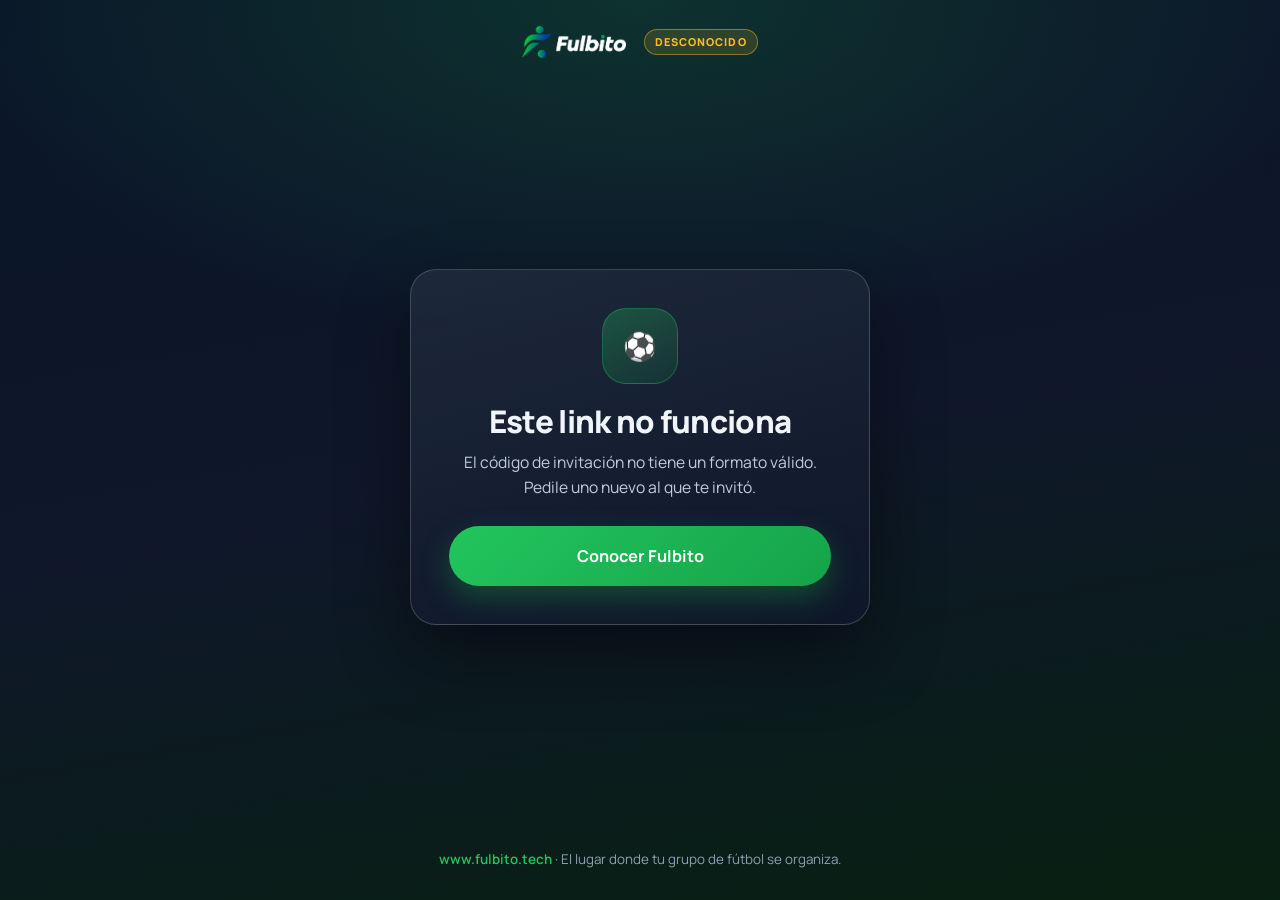
<file: invite/index.html>
<!DOCTYPE html>
<html lang="es">
<head>
<meta charset="utf-8">
<meta name="viewport" content="width=device-width, initial-scale=1">
<title>Te invitaron a un grupo en Fulbito</title>
<meta name="description" content="Sumate al grupo que te invitó y organizá los partidos sin el caos de WhatsApp.">
<meta name="robots" content="noindex, nofollow">
<meta name="theme-color" content="#0F172A">

<meta property="og:type" content="website">
<meta property="og:site_name" content="Fulbito">
<meta property="og:locale" content="es_AR">
<meta property="og:title" content="Te invitaron a un grupo en Fulbito">
<meta property="og:description" content="Sumate al grupo, confirmá si jugás y enterate de cada partido sin buscar la lista en el chat.">
<meta property="og:image" content="https://www.fulbito.tech/assets/img/og.jpg">
<meta property="og:image:width" content="1200">
<meta property="og:image:height" content="630">
<meta name="twitter:card" content="summary_large_image">

<link rel="icon" href="/assets/favicon.png" type="image/png">
<link rel="apple-touch-icon" href="/assets/img/apple-touch-icon.png">
<link rel="preload" href="/assets/fonts/manrope-latin.woff2" as="font" type="font/woff2" crossorigin>
<link rel="stylesheet" href="/invite/invite.css">
</head>
<body>

<header class="top">
  <img src="/assets/logotipo-claro.png" alt="Fulbito" width="103" height="32">
  <span class="env" id="env-badge" hidden>QA</span>
</header>

<main class="shell">

  <!-- Estado: resolviendo la invitación -->
  <section class="card" id="state-loading" aria-live="polite">
    <div class="spinner" aria-hidden="true"></div>
    <p class="state-msg">Buscando la invitación…</p>
  </section>

  <!-- Estado: invitación válida -->
  <section class="card" id="state-ok" hidden>
    <p class="eyebrow">Unite a la experiencia Fulbito</p>

    <div class="crest" id="inv-crest" aria-hidden="true">FC</div>
    <h1 class="group-name" id="inv-group">—</h1>
    <p class="host"><strong id="inv-host">—</strong> te invitó a sumarte al grupo</p>

    <ul class="meta" id="inv-meta"></ul>

    <div class="next" id="inv-next" hidden>
      <p class="next-label">Próximo partido</p>
      <p class="next-when" id="inv-next-when">—</p>
      <p class="next-where" id="inv-next-where">—</p>
    </div>

    <div class="actions">
      <button class="btn btn-primary" type="button" id="btn-open">Sumarme al grupo</button>
      <a class="btn btn-ghost" href="/" id="btn-info">¿Qué es Fulbito?</a>
    </div>

    <div class="stores-note" id="stores-note">
      <p id="stores-text">¿Todavía no tenés la app? Está por salir; guardamos tu invitación para cuando la instales.</p>
      <div class="stores">
        <a class="store" id="store-ios" href="/" aria-label="Próximamente en App Store">
          <svg viewBox="0 0 24 24" aria-hidden="true"><path fill="currentColor" d="M16.36 12.68c.02-2.24 1.83-3.32 1.91-3.37-1.04-1.52-2.66-1.73-3.24-1.75-1.38-.14-2.69.81-3.39.81-.7 0-1.78-.79-2.92-.77-1.5.02-2.88.87-3.65 2.21-1.56 2.7-.4 6.7 1.12 8.89.74 1.07 1.63 2.28 2.79 2.24 1.12-.05 1.54-.72 2.9-.72s1.74.72 2.92.7c1.21-.02 1.97-1.1 2.71-2.18.85-1.25 1.2-2.46 1.22-2.52-.03-.01-2.34-.9-2.37-3.54M14.2 5.98c.62-.75 1.03-1.79.92-2.83-.89.04-1.97.59-2.6 1.34-.57.66-1.07 1.72-.94 2.73.99.08 2-.5 2.62-1.24"/></svg>
          <span><small>Próximamente</small><strong>App Store</strong></span>
        </a>
        <a class="store" id="store-android" href="/" aria-label="Próximamente en Google Play">
          <svg viewBox="0 0 24 24" aria-hidden="true"><path fill="currentColor" d="M3.61 1.81 13.79 12 3.61 22.19A1.5 1.5 0 0 1 3 20.99V3.01c0-.5.24-.94.61-1.2m10.89 10.89 2.3 2.3-10.94 6.34zm3.42-3.42 2.8 1.63c1.09.62 1.09 1.63 0 2.25l-2.8 1.62-2.55-2.55zM5.86 2.66l10.94 6.33-2.3 2.3z"/></svg>
          <span><small>Próximamente</small><strong>Google Play</strong></span>
        </a>
      </div>
    </div>

    <p class="code">Código de invitación: <span id="inv-code">—</span></p>
  </section>

  <!-- Estado: link roto, vencido o inexistente -->
  <section class="card" id="state-error" hidden>
    <div class="crest" aria-hidden="true">⚽</div>
    <h1 class="group-name" id="err-title">Este link no funciona</h1>
    <p class="host" id="err-text">Puede que esté incompleto o que la invitación haya vencido. Pedile al que te invitó que te mande uno nuevo.</p>

    <div class="actions">
      <a class="btn btn-primary" href="/">Conocer Fulbito</a>
    </div>
  </section>

</main>

<footer class="foot">
  <p><a href="/">www.fulbito.tech</a> · El lugar donde tu grupo de fútbol se organiza.</p>
</footer>

<script src="/invite/invite.js" defer></script>
</body>
</html>
</file>
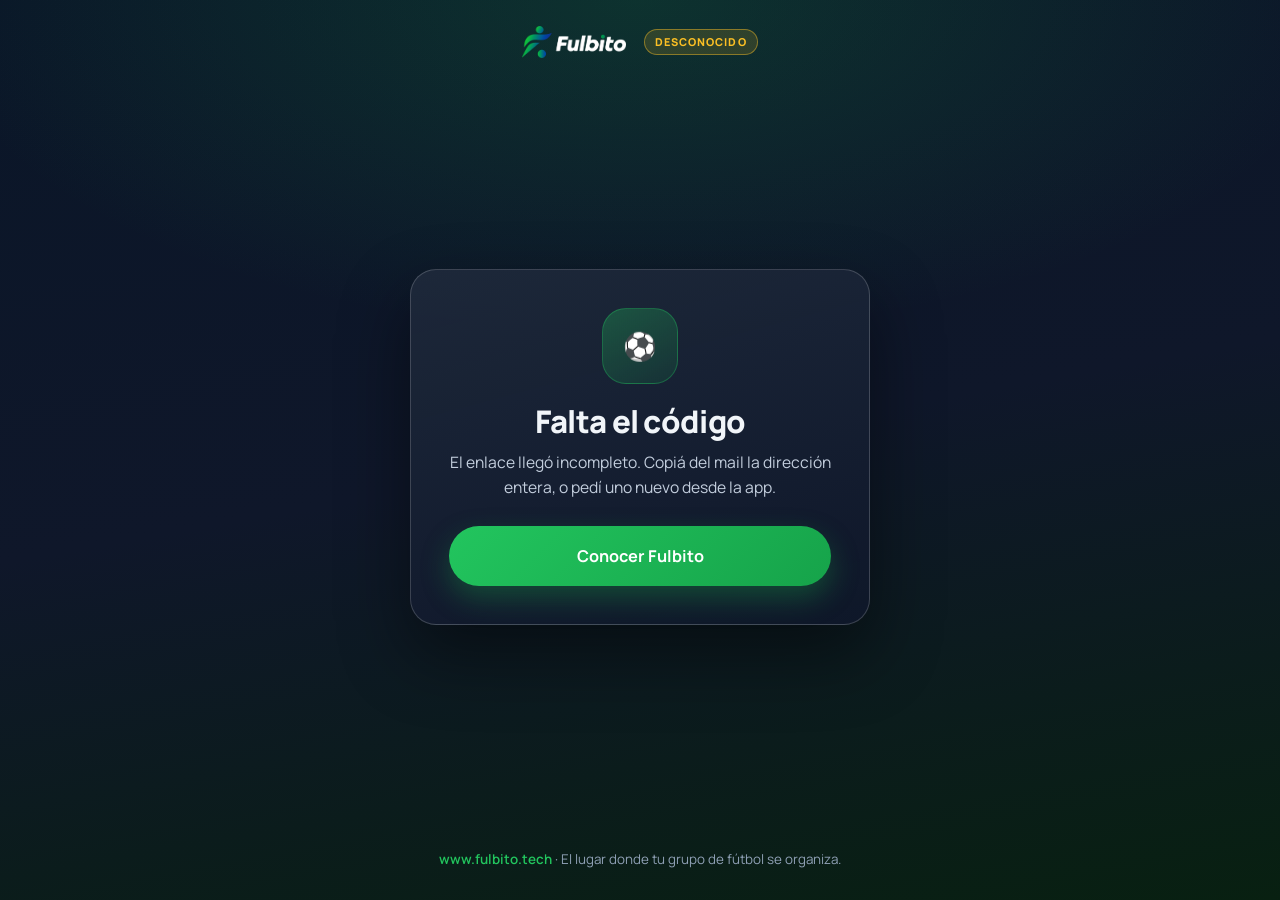
<file: login/index.html>
<!DOCTYPE html>
<html lang="es">
<head>
<meta charset="utf-8">
<meta name="viewport" content="width=device-width, initial-scale=1">
<title>Tu acceso a Fulbito</title>
<meta name="description" content="Entrá a Fulbito con el enlace que te mandamos por mail.">
<meta name="robots" content="noindex, nofollow">
<meta name="theme-color" content="#0F172A">

<!-- Sin Open Graph a propósito, y con noindex: esta URL lleva un token de
     acceso en la query. Una previsualización en WhatsApp o Slack haría que
     el servidor de la plataforma visite el link antes que la persona. -->

<link rel="icon" href="/assets/favicon.png" type="image/png">
<link rel="apple-touch-icon" href="/assets/img/apple-touch-icon.png">
<link rel="preload" href="/assets/fonts/manrope-latin.woff2" as="font" type="font/woff2" crossorigin>
<!-- Reusa la hoja de la invitación en vez de duplicarla: son la misma
     tarjeta y el mismo sistema visual. La razón por la que invite.css no
     depende de styles.css —cargar lo mínimo en la primera pantalla que ve
     alguien que llega de afuera— vale igual acá. -->
<link rel="stylesheet" href="/invite/invite.css">
</head>
<body>

<header class="top">
  <img src="/assets/logotipo-claro.png" alt="Fulbito" width="103" height="32">
  <span class="env" id="env-badge" hidden>QA</span>
</header>

<main class="shell">

  <!-- Estado: verificando el enlace -->
  <section class="card" id="state-loading" aria-live="polite">
    <div class="spinner" aria-hidden="true"></div>
    <p class="state-msg">Verificando tu enlace…</p>
  </section>

  <!-- Estado: enlace válido -->
  <section class="card" id="state-ok" hidden>
    <p class="eyebrow">Acceso a Fulbito</p>

    <div class="crest" aria-hidden="true">✉️</div>
    <h1 class="group-name">Tu enlace es válido</h1>
    <p class="host">Es para <strong id="login-email">—</strong></p>

    <ul class="meta" id="login-meta"></ul>

    <div class="actions" id="login-actions" hidden>
      <button class="btn btn-primary" type="button" id="btn-open">Entrar a Fulbito</button>
    </div>

    <div class="stores-note">
      <p id="login-hint">
        Por ahora el ingreso directo desde el enlace no está disponible en la
        app. Abrí Fulbito y entrá con tu email y contraseña.
      </p>
    </div>
  </section>

  <!-- Estado: enlace vencido, ya usado, o inexistente -->
  <section class="card" id="state-error" hidden>
    <div class="crest" aria-hidden="true">⚽</div>
    <h1 class="group-name" id="err-title">Este enlace no funciona</h1>
    <p class="host" id="err-text">Puede que esté incompleto o que haya vencido.</p>

    <div class="actions">
      <a class="btn btn-primary" href="/">Conocer Fulbito</a>
    </div>
  </section>

</main>

<footer class="foot">
  <p><a href="/">www.fulbito.tech</a> · El lugar donde tu grupo de fútbol se organiza.</p>
</footer>

<script src="/login/login.js" defer></script>
</body>
</html>
</file>
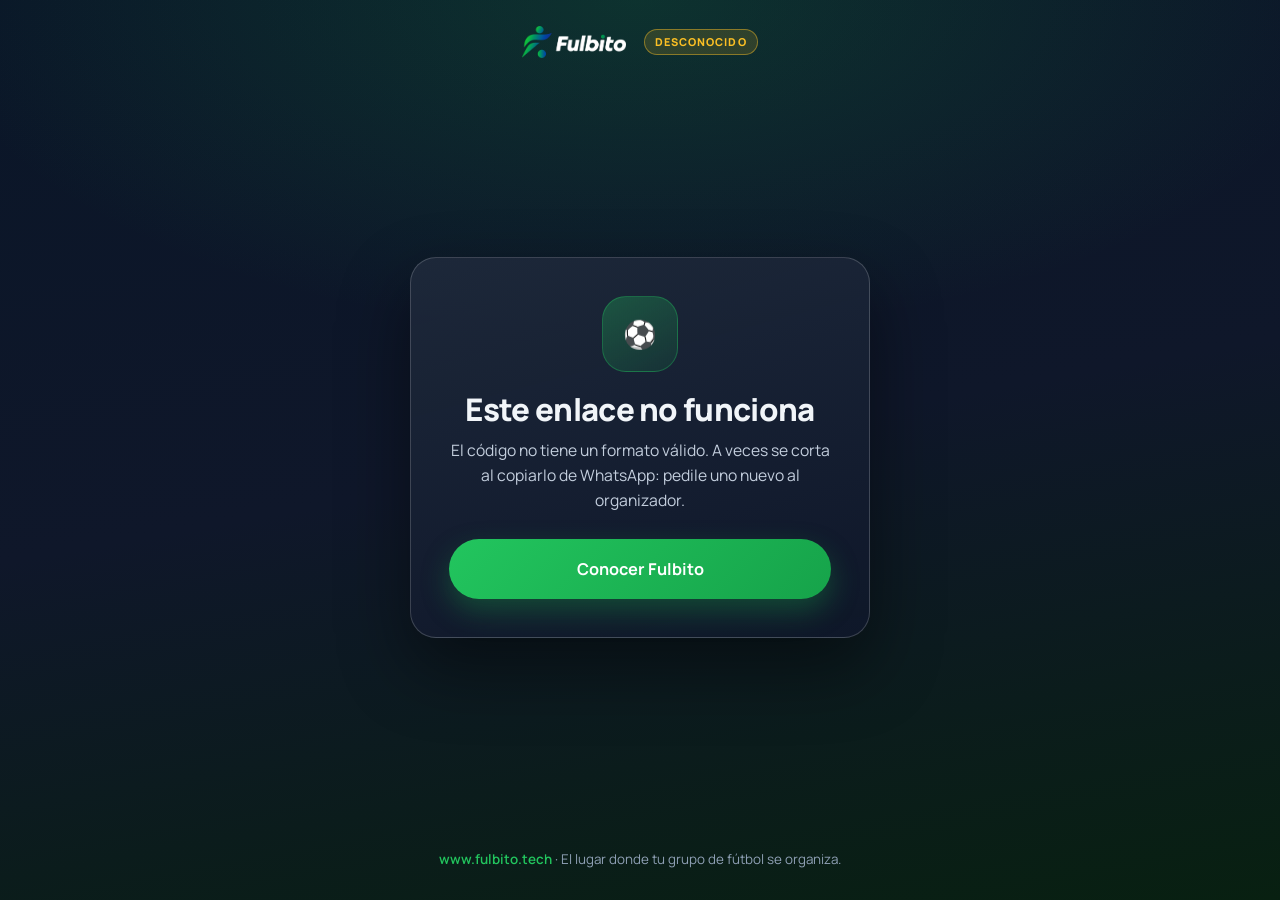
<file: p/index.html>
<!DOCTYPE html>
<html lang="es">
<head>
<meta charset="utf-8">
<meta name="viewport" content="width=device-width, initial-scale=1">
<title>Te invitaron a jugar un partido</title>
<meta name="description" content="Confirmá si jugás. No hace falta cuenta ni instalar nada.">
<meta name="robots" content="noindex, nofollow">
<meta name="theme-color" content="#0F172A">

<!--
  Tarjeta genérica, de marca. Cuando la ruta /p/ pase por la función
  (PLAN_migracion_2026-09-14.md, fase 6) estas cinco etiquetas se reemplazan
  por las del partido: grupo, día, sede y confirmados. Ver PLAN_landing_p.
-->
<meta property="og:type" content="website">
<meta property="og:site_name" content="Fulbito">
<meta property="og:locale" content="es_AR">
<meta property="og:title" content="Te invitaron a jugar un partido">
<meta property="og:description" content="Confirmá si jugás, sin cuenta y sin instalar nada.">
<meta property="og:image" content="https://www.fulbito.tech/assets/img/og.jpg">
<meta property="og:image:width" content="1200">
<meta property="og:image:height" content="630">
<meta name="twitter:card" content="summary_large_image">

<link rel="icon" href="/assets/favicon.png" type="image/png">
<link rel="apple-touch-icon" href="/assets/img/apple-touch-icon.png">
<link rel="preload" href="/assets/fonts/manrope-latin.woff2" as="font" type="font/woff2" crossorigin>
<link rel="stylesheet" href="/assets/p.css">
</head>
<body>

<header class="top">
  <img src="/assets/logotipo-claro.png" alt="Fulbito" width="103" height="32">
  <span class="env" id="env-badge" hidden>QA</span>
</header>

<main class="shell">

  <!-- Estado: resolviendo el partido -->
  <section class="card" id="state-loading" aria-live="polite">
    <div class="spinner" aria-hidden="true"></div>
    <p class="state-msg" id="loading-msg">Buscando el partido…</p>
  </section>

  <!-- Estado: partido válido -->
  <section class="card" id="state-match" hidden>
    <p class="eyebrow">Te invitaron a jugar</p>

    <div class="crest" id="m-crest" aria-hidden="true">FC</div>
    <h1 class="group-name" id="m-group">—</h1>

    <ul class="meta" id="m-meta"></ul>

    <div class="cupo">
      <p class="cupo-line"><strong id="m-count">—</strong> <span id="m-cupo-text">confirmados</span></p>
      <div class="bar" role="img" aria-labelledby="m-count"><span id="m-bar"></span></div>
      <p class="cupo-note" id="m-full" hidden>El partido está completo.</p>
    </div>

    <!-- Quién va -->
    <div class="roster" id="m-roster" hidden>
      <p class="roster-label">Quiénes van</p>
      <ul class="names" id="m-players"></ul>
      <p class="roster-label roster-wait" id="m-wait-label" hidden>En lista de espera</p>
      <ul class="names names-wait" id="m-waiting" hidden></ul>
    </div>

    <!-- Ya respondió: su estado -->
    <div class="me" id="m-me" hidden>
      <p class="me-title" id="m-me-title">—</p>
      <p class="me-note" id="m-me-note" hidden></p>
      <div class="actions actions-tight">
        <button class="btn btn-ghost" type="button" id="btn-leave" hidden>Bajarme</button>
        <button class="btn btn-primary" type="button" id="btn-rejoin" hidden>Volver a anotarme</button>
      </div>
    </div>

    <!-- Todavía no respondió: el formulario -->
    <form class="form" id="m-form" novalidate hidden>
      <label class="field-label" for="m-name">¿Cómo te llamás?</label>
      <input class="field" id="m-name" name="nombre" type="text" autocomplete="name"
             maxlength="60" placeholder="Tu nombre" enterkeyhint="done">
      <p class="field-error" id="m-error" role="alert" hidden></p>

      <div class="actions">
        <button class="btn btn-primary" type="submit" id="btn-going">Voy</button>
        <button class="btn btn-ghost" type="button" id="btn-not-going">No puedo</button>
      </div>
      <p class="fineprint">No hace falta cuenta, mail ni instalar nada.</p>
    </form>

    <!-- Aviso de posible duplicado -->
    <div class="dup" id="m-dup" hidden>
      <p class="dup-title" id="m-dup-title">—</p>
      <p class="dup-note">Si sos vos, avisale al organizador para que una los dos en la app. Tu lugar en este partido ya está tomado igual.</p>
    </div>

    <!-- Reclamar el perfil. Sólo aparece si la API devolvió un claim vigente:
         ese link lleva el historial que la persona ya venía acumulando, así que
         al instalar no llega a una cuenta vacía. -->
    <div class="claim" id="m-claim" hidden>
      <p class="claim-title">Este partido ya es parte de tu historial</p>
      <p class="claim-note">Reclamá tu perfil y, cuando instales Fulbito, encontrás todos los partidos que jugaste con el grupo.</p>
      <a class="btn btn-primary" id="btn-claim" href="/">Reclamar mi perfil</a>
    </div>

    <!-- Promoción, DESPUÉS de confirmar. Nunca antes. -->
    <div class="stores-note" id="m-promo" hidden>
      <p id="promo-text">¿Querés tener todos los partidos del grupo en el teléfono?</p>
      <div class="stores">
        <a class="store" id="store-ios" href="/" aria-label="Próximamente en App Store">
          <svg viewBox="0 0 24 24" aria-hidden="true"><path fill="currentColor" d="M16.36 12.68c.02-2.24 1.83-3.32 1.91-3.37-1.04-1.52-2.66-1.73-3.24-1.75-1.38-.14-2.69.81-3.39.81-.7 0-1.78-.79-2.92-.77-1.5.02-2.88.87-3.65 2.21-1.56 2.7-.4 6.7 1.12 8.89.74 1.07 1.63 2.28 2.79 2.24 1.12-.05 1.54-.72 2.9-.72s1.74.72 2.92.7c1.21-.02 1.97-1.1 2.71-2.18.85-1.25 1.2-2.46 1.22-2.52-.03-.01-2.34-.9-2.37-3.54M14.2 5.98c.62-.75 1.03-1.79.92-2.83-.89.04-1.97.59-2.6 1.34-.57.66-1.07 1.72-.94 2.73.99.08 2-.5 2.62-1.24"/></svg>
          <span><small>Próximamente</small><strong>App Store</strong></span>
        </a>
        <a class="store" id="store-android" href="/" aria-label="Próximamente en Google Play">
          <svg viewBox="0 0 24 24" aria-hidden="true"><path fill="currentColor" d="M3.61 1.81 13.79 12 3.61 22.19A1.5 1.5 0 0 1 3 20.99V3.01c0-.5.24-.94.61-1.2m10.89 10.89 2.3 2.3-10.94 6.34zm3.42-3.42 2.8 1.63c1.09.62 1.09 1.63 0 2.25l-2.8 1.62-2.55-2.55zM5.86 2.66l10.94 6.33-2.3 2.3z"/></svg>
          <span><small>Próximamente</small><strong>Google Play</strong></span>
        </a>
      </div>
    </div>
  </section>

  <!-- Estado: el link no sirve -->
  <section class="card" id="state-invalid" hidden>
    <div class="crest" aria-hidden="true">⚽</div>
    <h1 class="group-name" id="inv-title">Este enlace no está disponible</h1>
    <p class="host" id="inv-text">Pedile al organizador que te mande uno nuevo.</p>

    <div class="actions">
      <a class="btn btn-primary" href="/">Conocer Fulbito</a>
    </div>
  </section>

</main>

<footer class="foot">
  <p><a href="/">www.fulbito.tech</a> · El lugar donde tu grupo de fútbol se organiza.</p>
</footer>

<script src="/assets/analytics.js" defer></script>
<script src="/assets/p.js" defer></script>
</body>
</html>
</file>
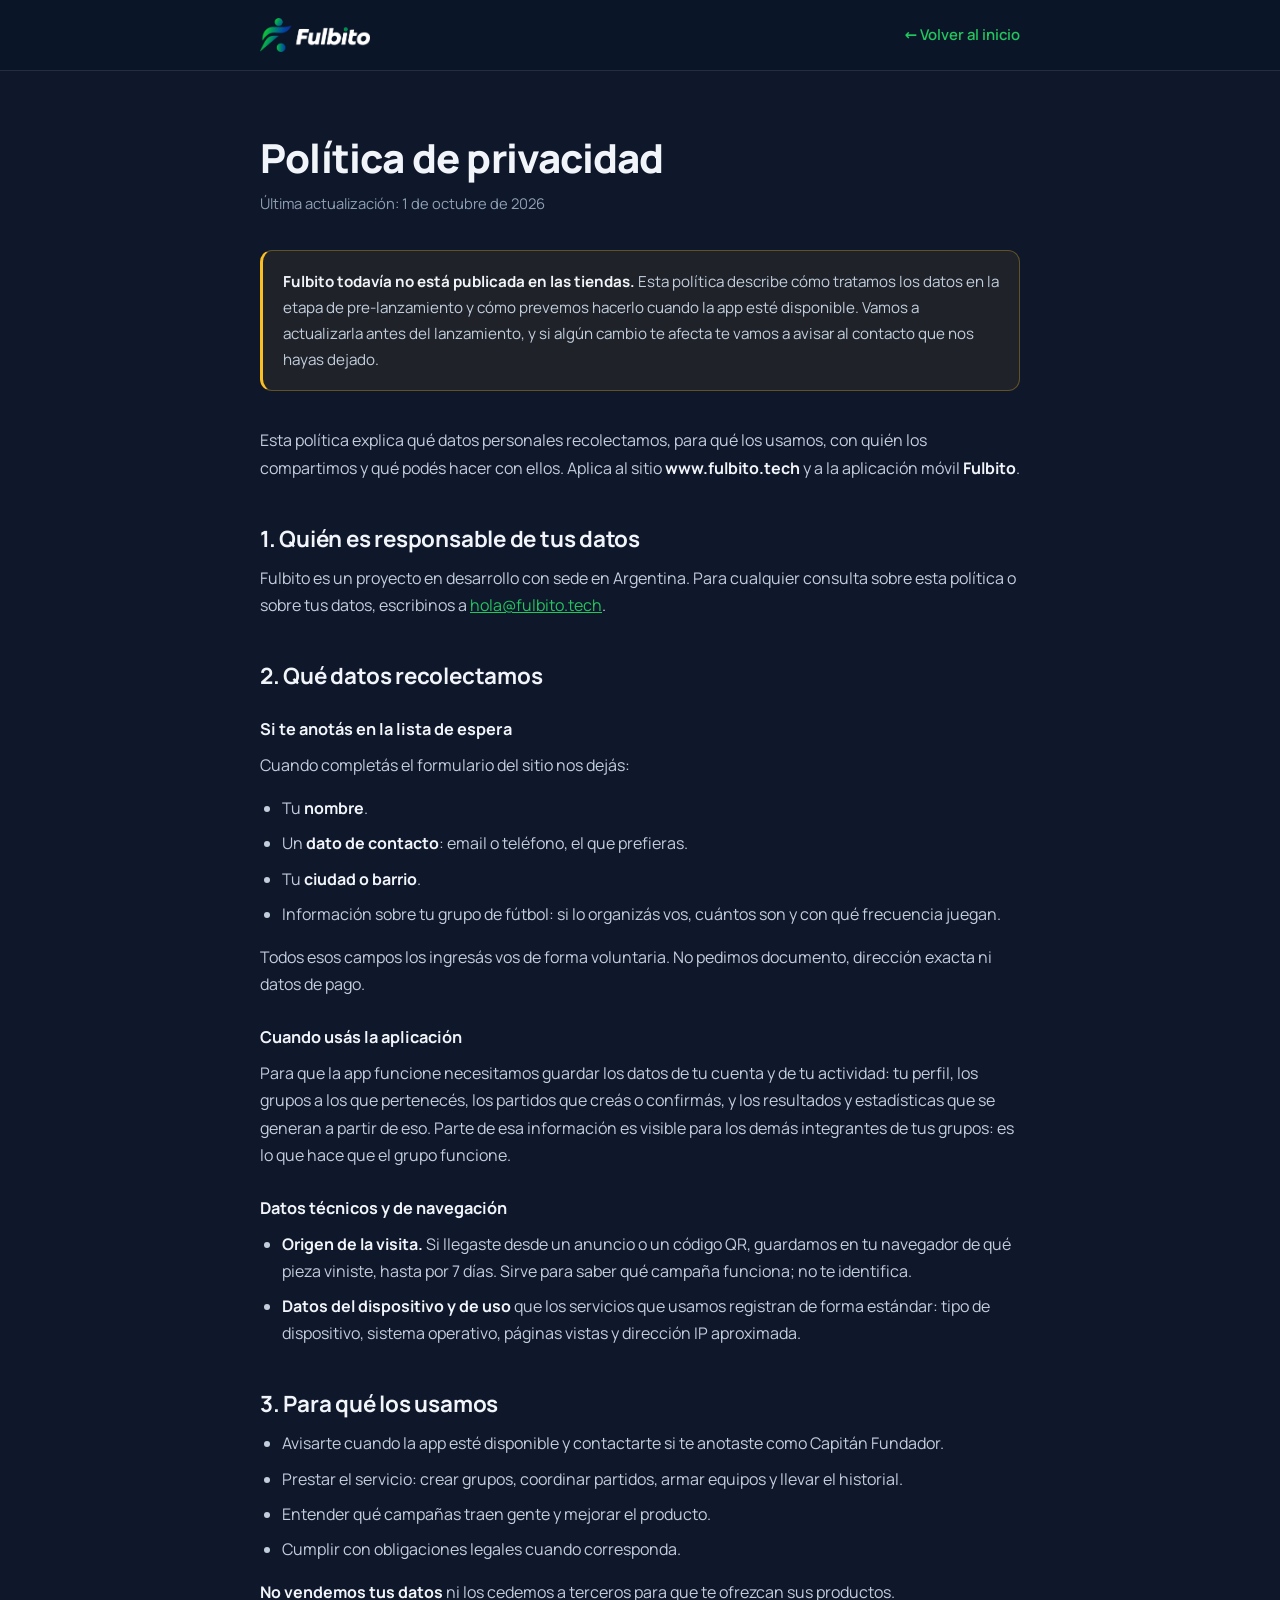
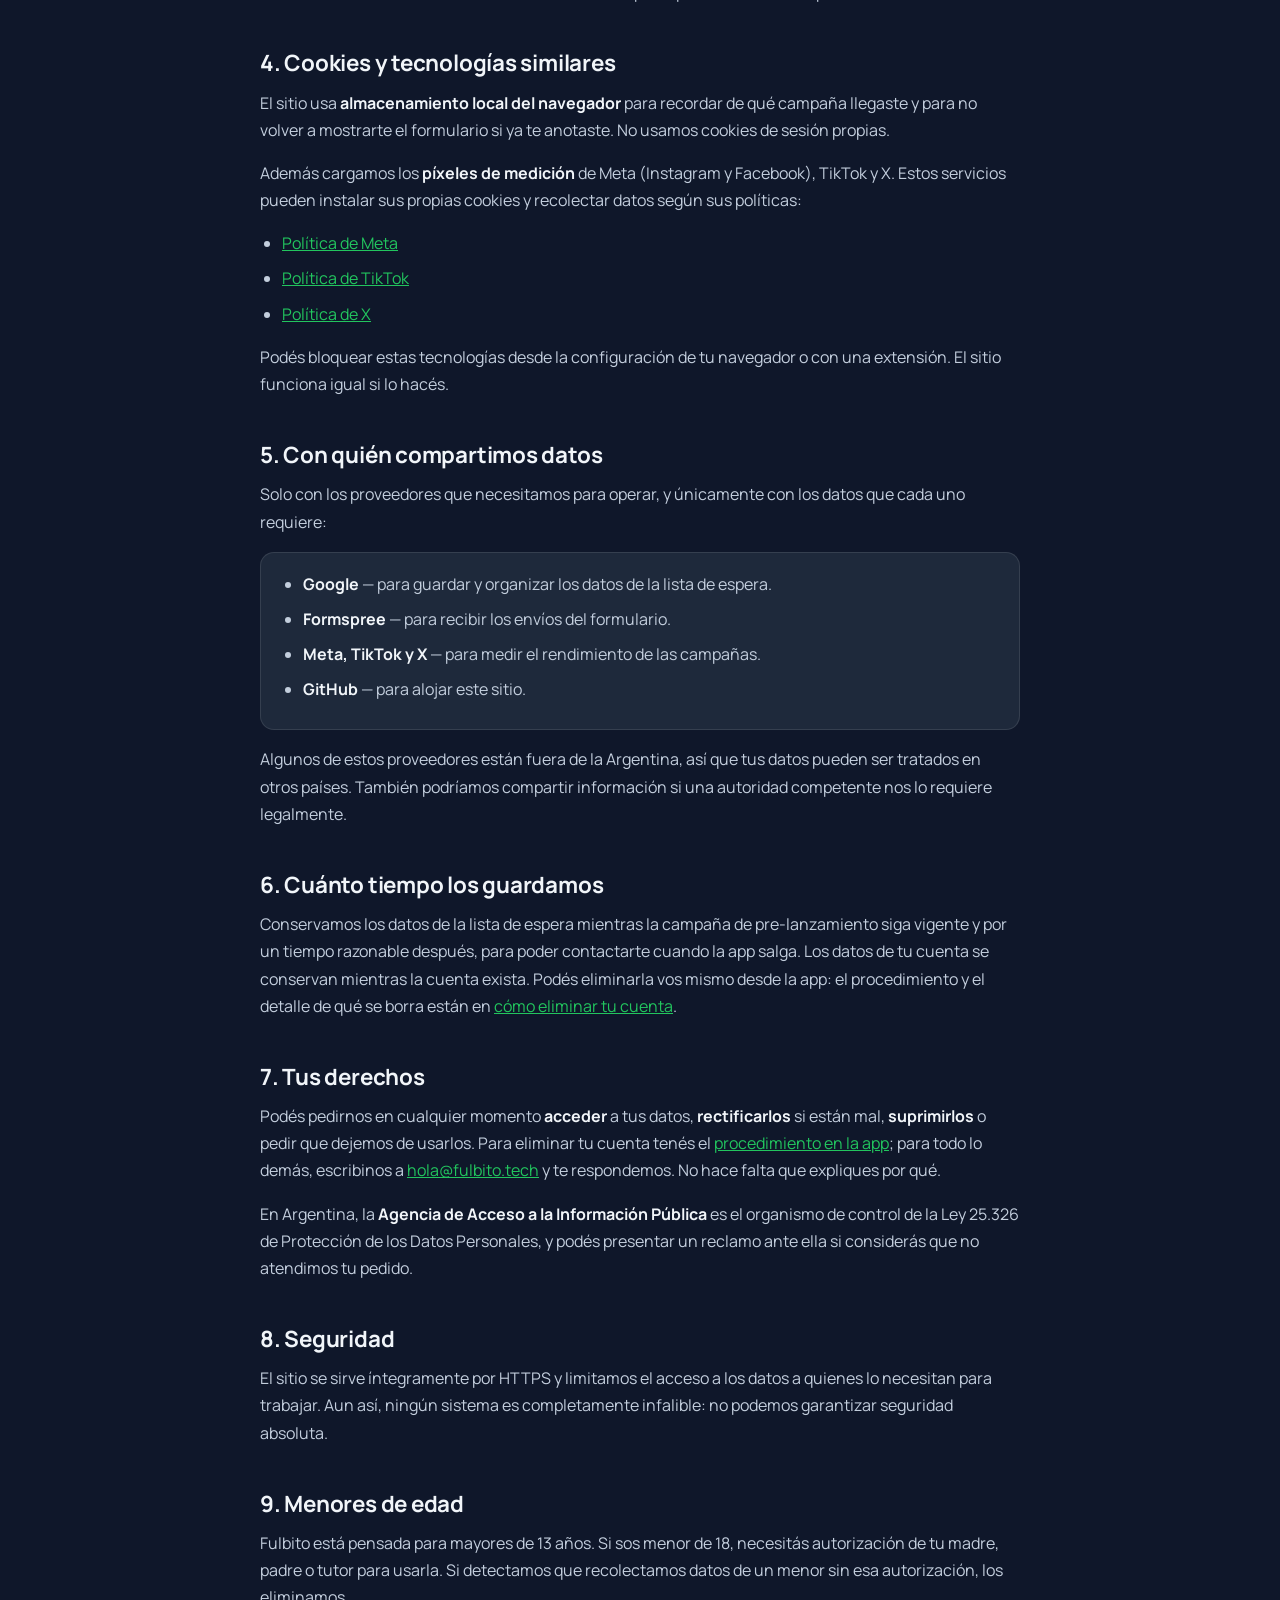
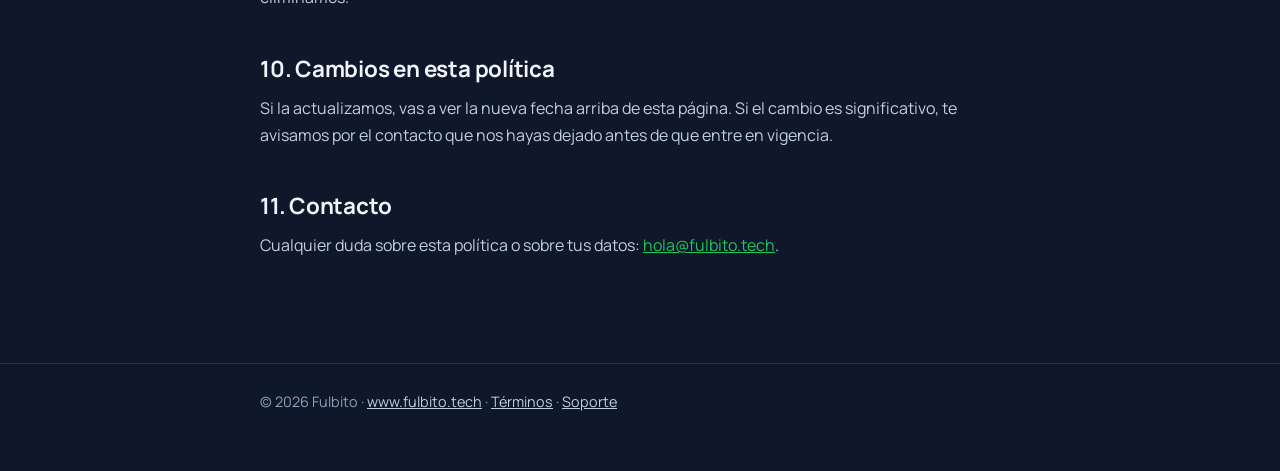
<file: privacy/index.html>
<!DOCTYPE html>
<html lang="es">
<head>
<meta charset="utf-8">
<meta name="viewport" content="width=device-width, initial-scale=1">
<title>Política de privacidad — Fulbito</title>
<meta name="description" content="Cómo Fulbito recolecta, usa y protege tus datos personales.">
<link rel="canonical" href="https://www.fulbito.tech/privacy/">
<meta name="theme-color" content="#0F172A">
<meta name="robots" content="index, follow">

<meta property="og:type" content="website">
<meta property="og:locale" content="es_AR">
<meta property="og:url" content="https://www.fulbito.tech/privacy/">
<meta property="og:title" content="Política de privacidad — Fulbito">
<meta property="og:description" content="Cómo Fulbito recolecta, usa y protege tus datos personales.">
<meta property="og:image" content="https://www.fulbito.tech/assets/img/og.jpg">

<link rel="icon" href="/assets/favicon.png" type="image/png">
<link rel="apple-touch-icon" href="/assets/img/apple-touch-icon.png">

<link rel="preload" href="/assets/fonts/manrope-latin.woff2" as="font" type="font/woff2" crossorigin>

<link rel="stylesheet" href="/assets/legal.css">
</head>
<body>

<header class="top">
  <div class="wrap">
    <a class="brand" href="/" aria-label="Fulbito — ir al inicio">
      <img src="/assets/logotipo-claro.png" alt="Fulbito" width="480" height="151">
    </a>
    <a class="volver" href="/">← Volver al inicio</a>
  </div>
</header>

<main>
  <div class="wrap">

    <h1>Política de privacidad</h1>
    <p class="fecha">Última actualización: 1 de octubre de 2026</p>

    <div class="aviso">
      <p>
        <strong>Fulbito todavía no está publicada en las tiendas.</strong> Esta
        política describe cómo tratamos los datos en la etapa de pre-lanzamiento
        y cómo prevemos hacerlo cuando la app esté disponible. Vamos a
        actualizarla antes del lanzamiento, y si algún cambio te afecta te vamos
        a avisar al contacto que nos hayas dejado.
      </p>
    </div>

    <p>
      Esta política explica qué datos personales recolectamos, para qué los
      usamos, con quién los compartimos y qué podés hacer con ellos. Aplica al
      sitio <strong>www.fulbito.tech</strong> y a la aplicación móvil
      <strong>Fulbito</strong>.
    </p>

    <h2>1. Quién es responsable de tus datos</h2>
    <p>
      Fulbito es un proyecto en desarrollo con sede en Argentina. Para cualquier
      consulta sobre esta política o sobre tus datos, escribinos a
      <a href="mailto:hola@fulbito.tech">hola@fulbito.tech</a>.
    </p>

    <h2>2. Qué datos recolectamos</h2>

    <h3>Si te anotás en la lista de espera</h3>
    <p>Cuando completás el formulario del sitio nos dejás:</p>
    <ul>
      <li>Tu <strong>nombre</strong>.</li>
      <li>Un <strong>dato de contacto</strong>: email o teléfono, el que prefieras.</li>
      <li>Tu <strong>ciudad o barrio</strong>.</li>
      <li>Información sobre tu grupo de fútbol: si lo organizás vos, cuántos son
          y con qué frecuencia juegan.</li>
    </ul>
    <p>
      Todos esos campos los ingresás vos de forma voluntaria. No pedimos
      documento, dirección exacta ni datos de pago.
    </p>

    <h3>Cuando usás la aplicación</h3>
    <p>
      Para que la app funcione necesitamos guardar los datos de tu cuenta y de tu
      actividad: tu perfil, los grupos a los que pertenecés, los partidos que
      creás o confirmás, y los resultados y estadísticas que se generan a partir
      de eso. Parte de esa información es visible para los demás integrantes de
      tus grupos: es lo que hace que el grupo funcione.
    </p>

    <h3>Datos técnicos y de navegación</h3>
    <ul>
      <li>
        <strong>Origen de la visita.</strong> Si llegaste desde un anuncio o un
        código QR, guardamos en tu navegador de qué pieza viniste, hasta por
        7 días. Sirve para saber qué campaña funciona; no te identifica.
      </li>
      <li>
        <strong>Datos del dispositivo y de uso</strong> que los servicios que
        usamos registran de forma estándar: tipo de dispositivo, sistema
        operativo, páginas vistas y dirección IP aproximada.
      </li>
    </ul>

    <h2>3. Para qué los usamos</h2>
    <ul>
      <li>Avisarte cuando la app esté disponible y contactarte si te anotaste
          como Capitán Fundador.</li>
      <li>Prestar el servicio: crear grupos, coordinar partidos, armar equipos y
          llevar el historial.</li>
      <li>Entender qué campañas traen gente y mejorar el producto.</li>
      <li>Cumplir con obligaciones legales cuando corresponda.</li>
    </ul>
    <p>
      <strong>No vendemos tus datos</strong> ni los cedemos a terceros para que
      te ofrezcan sus productos.
    </p>

    <h2>4. Cookies y tecnologías similares</h2>
    <p>
      El sitio usa <strong>almacenamiento local del navegador</strong> para
      recordar de qué campaña llegaste y para no volver a mostrarte el
      formulario si ya te anotaste. No usamos cookies de sesión propias.
    </p>
    <p>
      Además cargamos los <strong>píxeles de medición</strong> de Meta
      (Instagram y Facebook), TikTok y X. Estos servicios pueden instalar sus
      propias cookies y recolectar datos según sus políticas:
    </p>
    <ul>
      <li><a href="https://www.facebook.com/privacy/policy/" rel="noopener" target="_blank">Política de Meta</a></li>
      <li><a href="https://www.tiktok.com/legal/privacy-policy" rel="noopener" target="_blank">Política de TikTok</a></li>
      <li><a href="https://x.com/es/privacy" rel="noopener" target="_blank">Política de X</a></li>
    </ul>
    <p>
      Podés bloquear estas tecnologías desde la configuración de tu navegador o
      con una extensión. El sitio funciona igual si lo hacés.
    </p>

    <h2>5. Con quién compartimos datos</h2>
    <p>
      Solo con los proveedores que necesitamos para operar, y únicamente con
      los datos que cada uno requiere:
    </p>
    <div class="caja">
      <ul>
        <li><strong>Google</strong> — para guardar y organizar los datos de la lista de espera.</li>
        <li><strong>Formspree</strong> — para recibir los envíos del formulario.</li>
        <li><strong>Meta, TikTok y X</strong> — para medir el rendimiento de las campañas.</li>
        <li><strong>GitHub</strong> — para alojar este sitio.</li>
      </ul>
    </div>
    <p>
      Algunos de estos proveedores están fuera de la Argentina, así que tus datos
      pueden ser tratados en otros países. También podríamos compartir
      información si una autoridad competente nos lo requiere legalmente.
    </p>

    <h2>6. Cuánto tiempo los guardamos</h2>
    <p>
      Conservamos los datos de la lista de espera mientras la campaña de
      pre-lanzamiento siga vigente y por un tiempo razonable después, para poder
      contactarte cuando la app salga. Los datos de tu cuenta se conservan
      mientras la cuenta exista. Podés eliminarla vos mismo desde la app: el
      procedimiento y el detalle de qué se borra están en
      <a href="/delete-account/">cómo eliminar tu cuenta</a>.
    </p>

    <h2>7. Tus derechos</h2>
    <p>
      Podés pedirnos en cualquier momento <strong>acceder</strong> a tus datos,
      <strong>rectificarlos</strong> si están mal, <strong>suprimirlos</strong> o
      pedir que dejemos de usarlos. Para eliminar tu cuenta tenés el
      <a href="/delete-account/">procedimiento en la app</a>; para todo lo demás,
      escribinos a
      <a href="mailto:hola@fulbito.tech">hola@fulbito.tech</a> y te respondemos.
      No hace falta que expliques por qué.
    </p>
    <p>
      En Argentina, la <strong>Agencia de Acceso a la Información Pública</strong>
      es el organismo de control de la Ley 25.326 de Protección de los Datos
      Personales, y podés presentar un reclamo ante ella si considerás que no
      atendimos tu pedido.
    </p>

    <h2>8. Seguridad</h2>
    <p>
      El sitio se sirve íntegramente por HTTPS y limitamos el acceso a los datos
      a quienes lo necesitan para trabajar. Aun así, ningún sistema es
      completamente infalible: no podemos garantizar seguridad absoluta.
    </p>

    <h2>9. Menores de edad</h2>
    <p>
      Fulbito está pensada para mayores de 13 años. Si sos menor de 18,
      necesitás autorización de tu madre, padre o tutor para usarla. Si detectamos
      que recolectamos datos de un menor sin esa autorización, los eliminamos.
    </p>

    <h2>10. Cambios en esta política</h2>
    <p>
      Si la actualizamos, vas a ver la nueva fecha arriba de esta página. Si el
      cambio es significativo, te avisamos por el contacto que nos hayas dejado
      antes de que entre en vigencia.
    </p>

    <h2>11. Contacto</h2>
    <p>
      Cualquier duda sobre esta política o sobre tus datos:
      <a href="mailto:hola@fulbito.tech">hola@fulbito.tech</a>.
    </p>

  </div>
</main>

<footer>
  <div class="wrap">
    <p>© <span id="year">2026</span> Fulbito · <a href="/">www.fulbito.tech</a> · <a href="/terms/">Términos</a> · <a href="/support/">Soporte</a></p>
  </div>
</footer>

<script>
  document.getElementById('year').textContent = String(new Date().getFullYear());
</script>

</body>
</html>
</file>
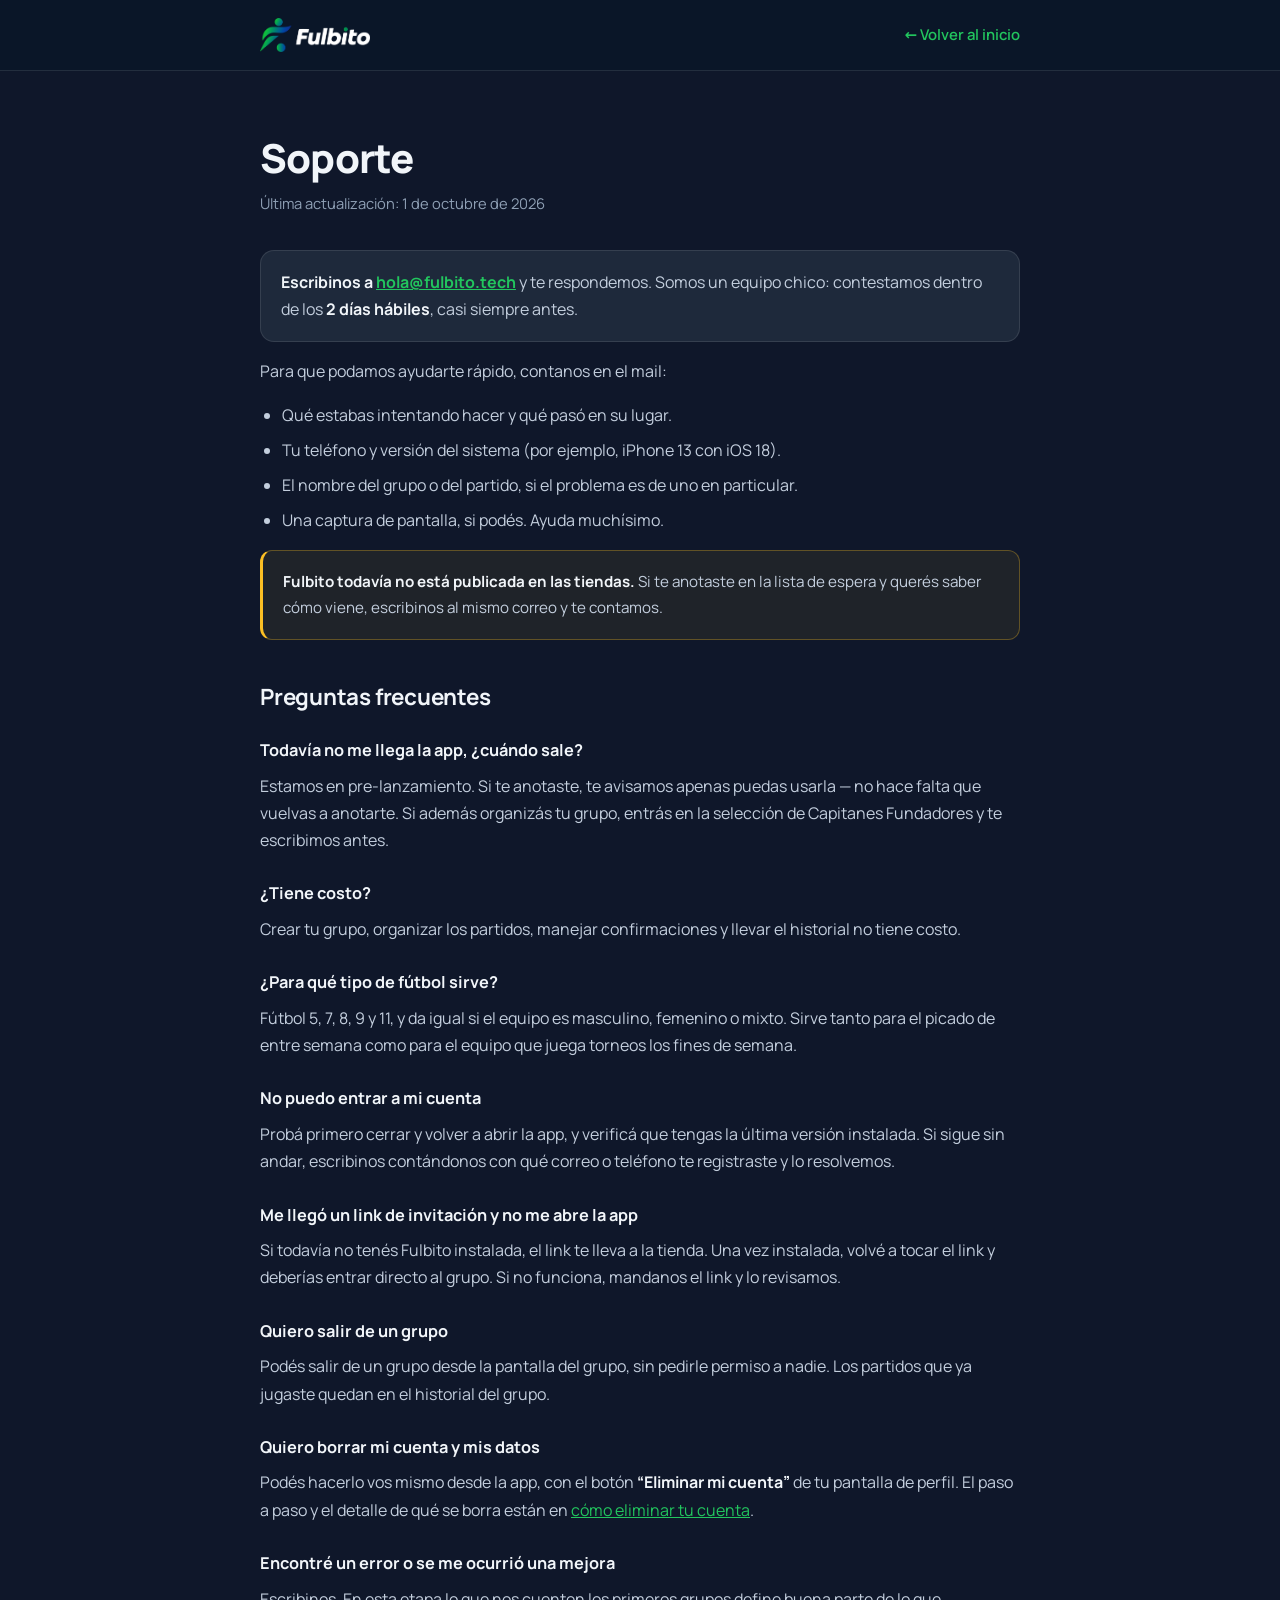
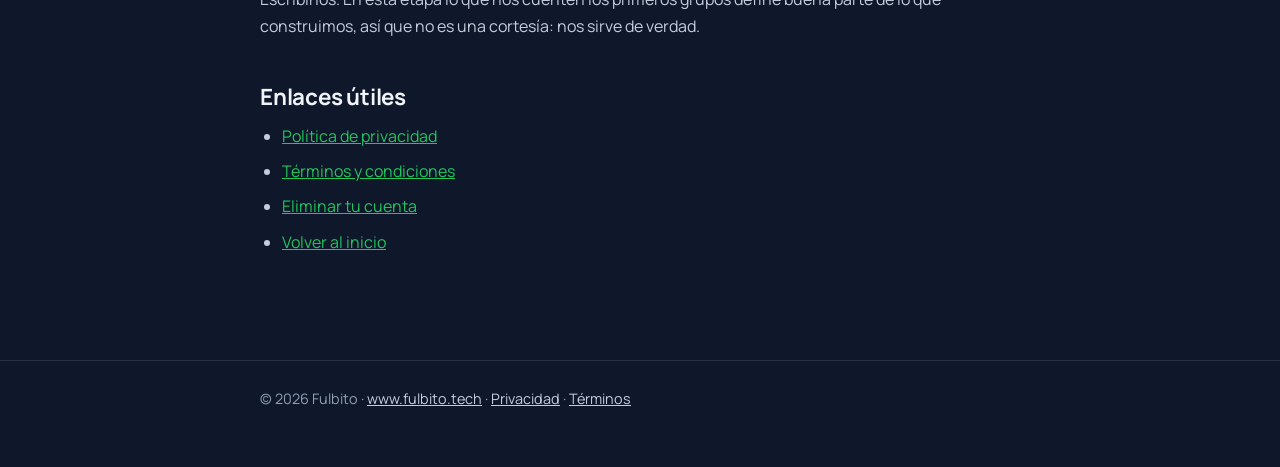
<file: support/index.html>
<!DOCTYPE html>
<html lang="es">
<head>
<meta charset="utf-8">
<meta name="viewport" content="width=device-width, initial-scale=1">
<title>Soporte — Fulbito</title>
<meta name="description" content="¿Necesitás ayuda con Fulbito? Escribinos a hola@fulbito.tech y te respondemos.">
<link rel="canonical" href="https://www.fulbito.tech/support/">
<meta name="theme-color" content="#0F172A">
<meta name="robots" content="index, follow">

<meta property="og:type" content="website">
<meta property="og:locale" content="es_AR">
<meta property="og:url" content="https://www.fulbito.tech/support/">
<meta property="og:title" content="Soporte — Fulbito">
<meta property="og:description" content="¿Necesitás ayuda con Fulbito? Escribinos a hola@fulbito.tech y te respondemos.">
<meta property="og:image" content="https://www.fulbito.tech/assets/img/og.jpg">

<link rel="icon" href="/assets/favicon.png" type="image/png">
<link rel="apple-touch-icon" href="/assets/img/apple-touch-icon.png">

<link rel="preload" href="/assets/fonts/manrope-latin.woff2" as="font" type="font/woff2" crossorigin>

<link rel="stylesheet" href="/assets/legal.css">
</head>
<body>

<header class="top">
  <div class="wrap">
    <a class="brand" href="/" aria-label="Fulbito — ir al inicio">
      <img src="/assets/logotipo-claro.png" alt="Fulbito" width="480" height="151">
    </a>
    <a class="volver" href="/">← Volver al inicio</a>
  </div>
</header>

<main>
  <div class="wrap">

    <h1>Soporte</h1>
    <p class="fecha">Última actualización: 1 de octubre de 2026</p>

    <div class="caja">
      <p>
        <strong>Escribinos a
        <a href="mailto:hola@fulbito.tech">hola@fulbito.tech</a></strong> y te
        respondemos. Somos un equipo chico: contestamos dentro de los
        <strong>2 días hábiles</strong>, casi siempre antes.
      </p>
    </div>

    <p>
      Para que podamos ayudarte rápido, contanos en el mail:
    </p>
    <ul>
      <li>Qué estabas intentando hacer y qué pasó en su lugar.</li>
      <li>Tu teléfono y versión del sistema (por ejemplo, iPhone 13 con iOS 18).</li>
      <li>El nombre del grupo o del partido, si el problema es de uno en particular.</li>
      <li>Una captura de pantalla, si podés. Ayuda muchísimo.</li>
    </ul>

    <div class="aviso">
      <p>
        <strong>Fulbito todavía no está publicada en las tiendas.</strong> Si te
        anotaste en la lista de espera y querés saber cómo viene, escribinos al
        mismo correo y te contamos.
      </p>
    </div>

    <h2>Preguntas frecuentes</h2>

    <h3>Todavía no me llega la app, ¿cuándo sale?</h3>
    <p>
      Estamos en pre-lanzamiento. Si te anotaste, te avisamos apenas puedas
      usarla — no hace falta que vuelvas a anotarte. Si además organizás tu
      grupo, entrás en la selección de Capitanes Fundadores y te escribimos
      antes.
    </p>

    <h3>¿Tiene costo?</h3>
    <p>
      Crear tu grupo, organizar los partidos, manejar confirmaciones y llevar el
      historial no tiene costo.
    </p>

    <h3>¿Para qué tipo de fútbol sirve?</h3>
    <p>
      Fútbol 5, 7, 8, 9 y 11, y da igual si el equipo es masculino, femenino o
      mixto. Sirve tanto para el picado de entre semana como para el equipo que
      juega torneos los fines de semana.
    </p>

    <h3>No puedo entrar a mi cuenta</h3>
    <p>
      Probá primero cerrar y volver a abrir la app, y verificá que tengas la
      última versión instalada. Si sigue sin andar, escribinos contándonos con
      qué correo o teléfono te registraste y lo resolvemos.
    </p>

    <h3>Me llegó un link de invitación y no me abre la app</h3>
    <p>
      Si todavía no tenés Fulbito instalada, el link te lleva a la tienda. Una
      vez instalada, volvé a tocar el link y deberías entrar directo al grupo. Si
      no funciona, mandanos el link y lo revisamos.
    </p>

    <h3>Quiero salir de un grupo</h3>
    <p>
      Podés salir de un grupo desde la pantalla del grupo, sin pedirle permiso a
      nadie. Los partidos que ya jugaste quedan en el historial del grupo.
    </p>

    <h3>Quiero borrar mi cuenta y mis datos</h3>
    <p>
      Podés hacerlo vos mismo desde la app, con el botón
      <strong>“Eliminar mi cuenta”</strong> de tu pantalla de perfil. El paso a
      paso y el detalle de qué se borra están en
      <a href="/delete-account/">cómo eliminar tu cuenta</a>.
    </p>

    <h3>Encontré un error o se me ocurrió una mejora</h3>
    <p>
      Escribinos. En esta etapa lo que nos cuenten los primeros grupos define
      buena parte de lo que construimos, así que no es una cortesía: nos sirve
      de verdad.
    </p>

    <h2>Enlaces útiles</h2>
    <ul>
      <li><a href="/privacy/">Política de privacidad</a></li>
      <li><a href="/terms/">Términos y condiciones</a></li>
      <li><a href="/delete-account/">Eliminar tu cuenta</a></li>
      <li><a href="/">Volver al inicio</a></li>
    </ul>

  </div>
</main>

<footer>
  <div class="wrap">
    <p>© <span id="year">2026</span> Fulbito · <a href="/">www.fulbito.tech</a> · <a href="/privacy/">Privacidad</a> · <a href="/terms/">Términos</a></p>
  </div>
</footer>

<script>
  document.getElementById('year').textContent = String(new Date().getFullYear());
</script>

</body>
</html>
</file>
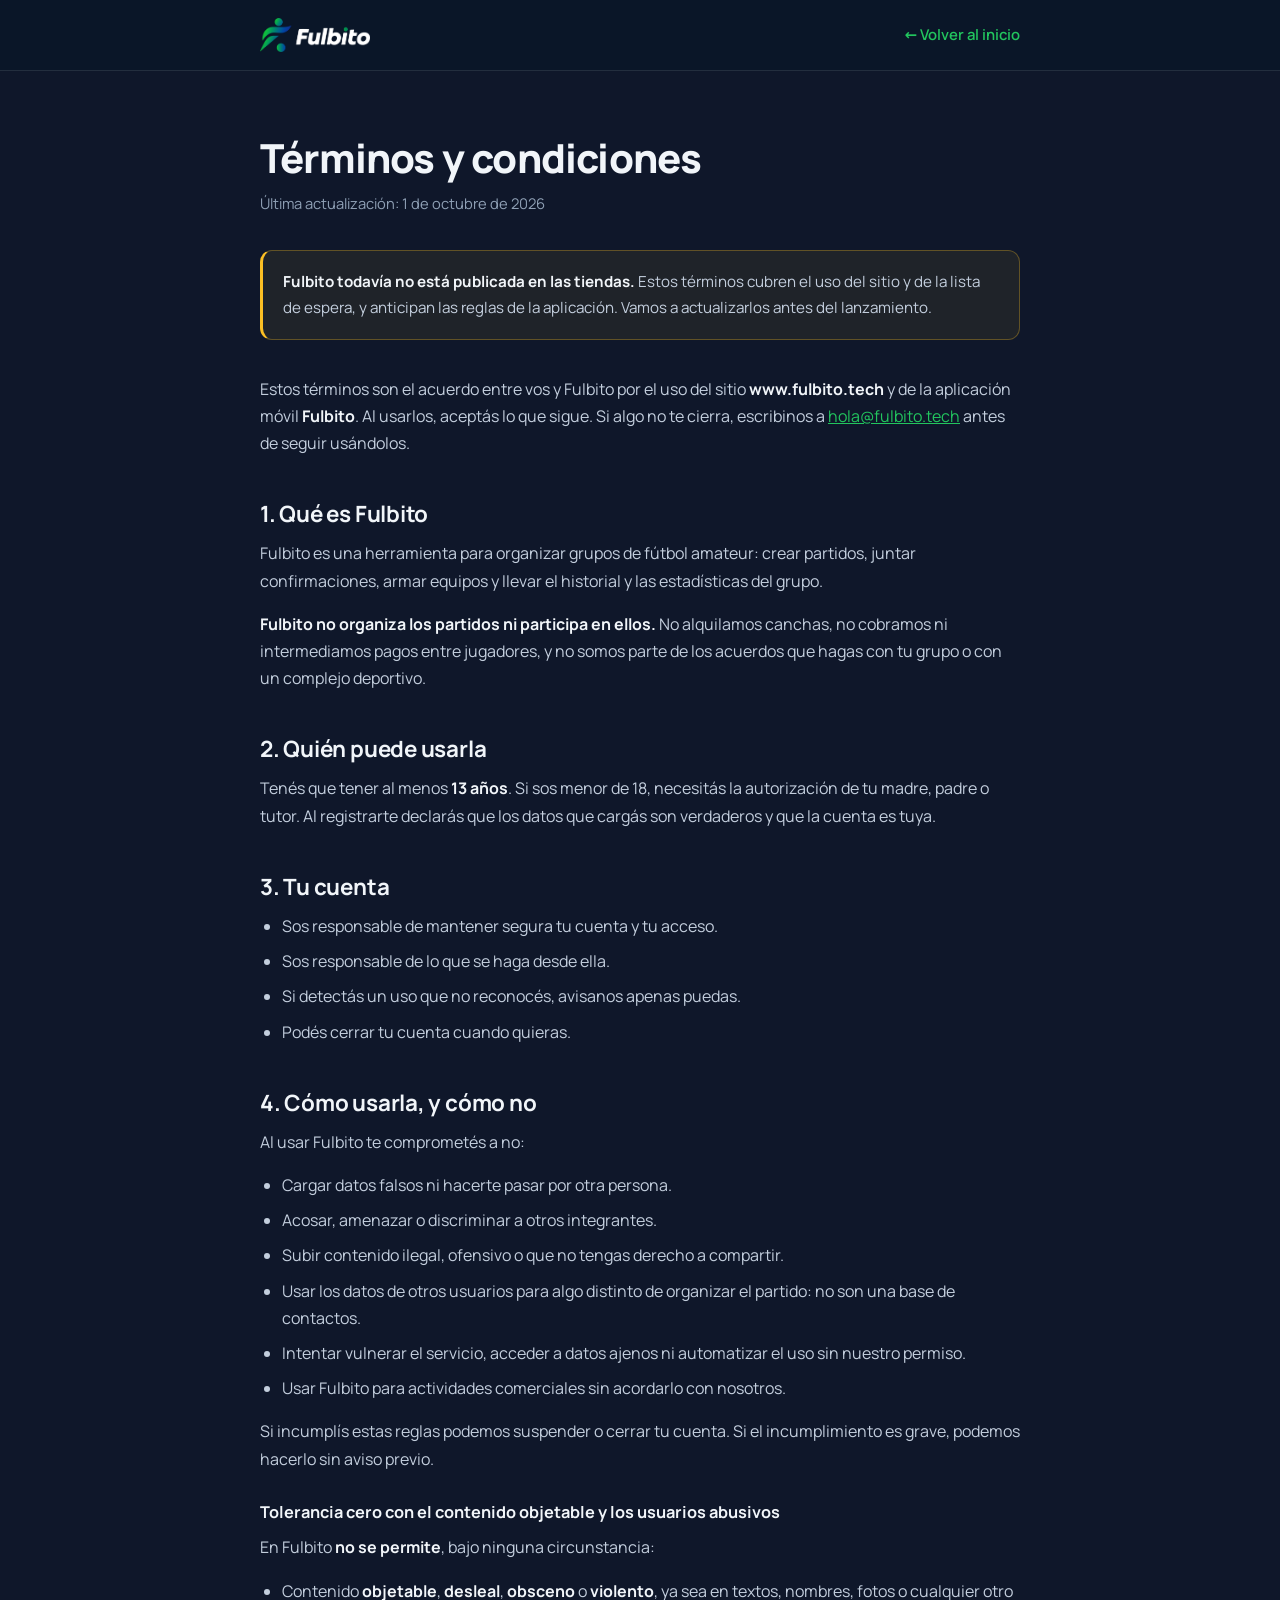
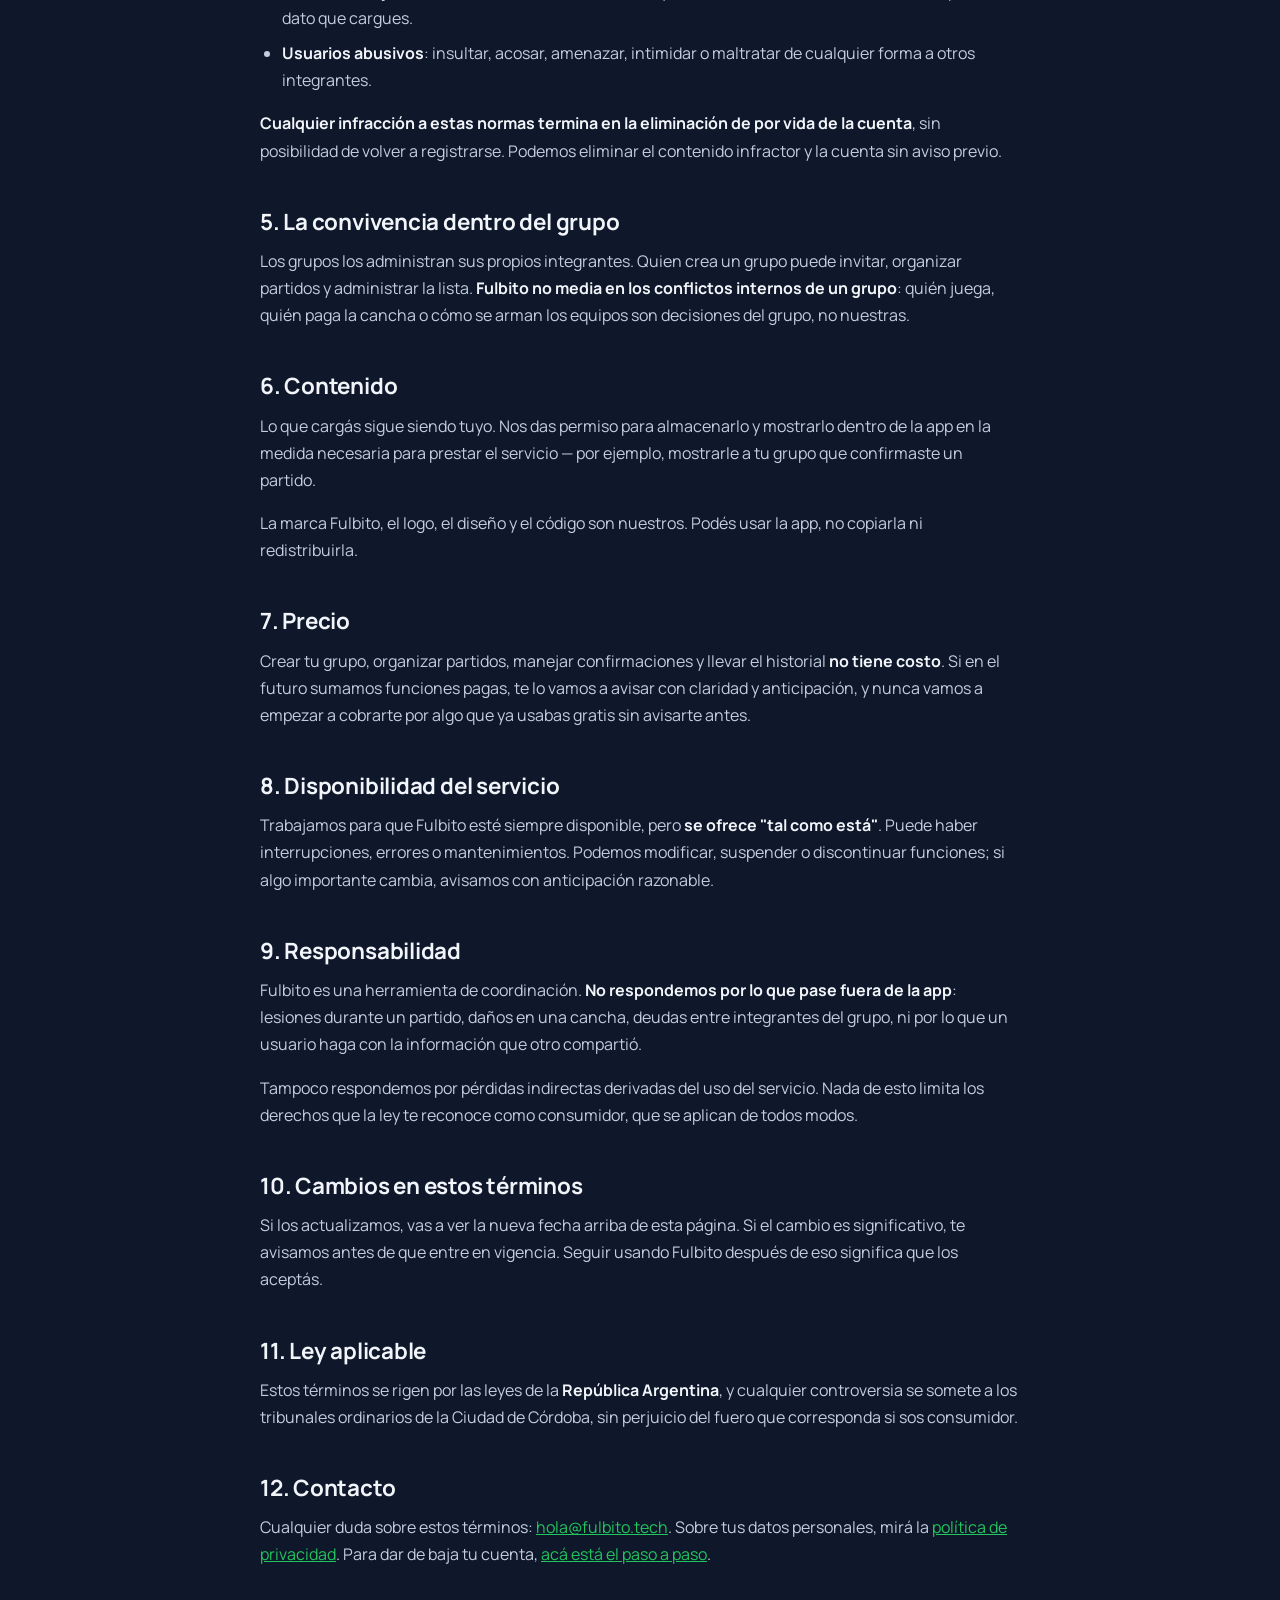
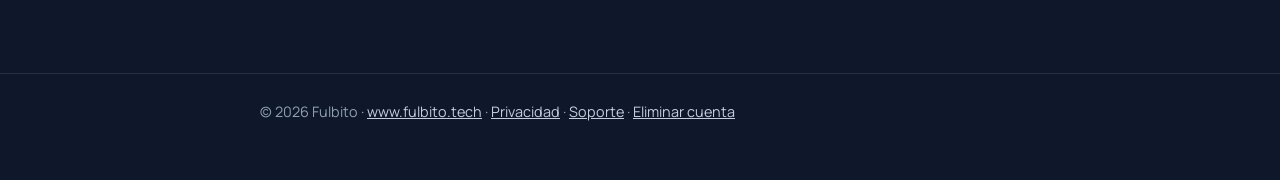
<file: terms/index.html>
<!DOCTYPE html>
<html lang="es">
<head>
<meta charset="utf-8">
<meta name="viewport" content="width=device-width, initial-scale=1">
<title>Términos y condiciones — Fulbito</title>
<meta name="description" content="Las reglas para usar Fulbito: qué podés esperar de nosotros y qué esperamos de vos.">
<link rel="canonical" href="https://www.fulbito.tech/terms/">
<meta name="theme-color" content="#0F172A">
<meta name="robots" content="index, follow">

<meta property="og:type" content="website">
<meta property="og:locale" content="es_AR">
<meta property="og:url" content="https://www.fulbito.tech/terms/">
<meta property="og:title" content="Términos y condiciones — Fulbito">
<meta property="og:description" content="Las reglas para usar Fulbito: qué podés esperar de nosotros y qué esperamos de vos.">
<meta property="og:image" content="https://www.fulbito.tech/assets/img/og.jpg">

<link rel="icon" href="/assets/favicon.png" type="image/png">
<link rel="apple-touch-icon" href="/assets/img/apple-touch-icon.png">

<link rel="preload" href="/assets/fonts/manrope-latin.woff2" as="font" type="font/woff2" crossorigin>

<link rel="stylesheet" href="/assets/legal.css">
</head>
<body>

<header class="top">
  <div class="wrap">
    <a class="brand" href="/" aria-label="Fulbito — ir al inicio">
      <img src="/assets/logotipo-claro.png" alt="Fulbito" width="480" height="151">
    </a>
    <a class="volver" href="/">← Volver al inicio</a>
  </div>
</header>

<main>
  <div class="wrap">

    <h1>Términos y condiciones</h1>
    <p class="fecha">Última actualización: 1 de octubre de 2026</p>

    <div class="aviso">
      <p>
        <strong>Fulbito todavía no está publicada en las tiendas.</strong> Estos
        términos cubren el uso del sitio y de la lista de espera, y anticipan las
        reglas de la aplicación. Vamos a actualizarlos antes del lanzamiento.
      </p>
    </div>

    <p>
      Estos términos son el acuerdo entre vos y Fulbito por el uso del sitio
      <strong>www.fulbito.tech</strong> y de la aplicación móvil
      <strong>Fulbito</strong>. Al usarlos, aceptás lo que sigue. Si algo no te
      cierra, escribinos a <a href="mailto:hola@fulbito.tech">hola@fulbito.tech</a>
      antes de seguir usándolos.
    </p>

    <h2>1. Qué es Fulbito</h2>
    <p>
      Fulbito es una herramienta para organizar grupos de fútbol amateur: crear
      partidos, juntar confirmaciones, armar equipos y llevar el historial y las
      estadísticas del grupo.
    </p>
    <p>
      <strong>Fulbito no organiza los partidos ni participa en ellos.</strong> No
      alquilamos canchas, no cobramos ni intermediamos pagos entre jugadores, y
      no somos parte de los acuerdos que hagas con tu grupo o con un complejo
      deportivo.
    </p>

    <h2>2. Quién puede usarla</h2>
    <p>
      Tenés que tener al menos <strong>13 años</strong>. Si sos menor de 18,
      necesitás la autorización de tu madre, padre o tutor. Al registrarte
      declarás que los datos que cargás son verdaderos y que la cuenta es tuya.
    </p>

    <h2>3. Tu cuenta</h2>
    <ul>
      <li>Sos responsable de mantener segura tu cuenta y tu acceso.</li>
      <li>Sos responsable de lo que se haga desde ella.</li>
      <li>Si detectás un uso que no reconocés, avisanos apenas puedas.</li>
      <li>Podés cerrar tu cuenta cuando quieras.</li>
    </ul>

    <h2>4. Cómo usarla, y cómo no</h2>
    <p>Al usar Fulbito te comprometés a no:</p>
    <ul>
      <li>Cargar datos falsos ni hacerte pasar por otra persona.</li>
      <li>Acosar, amenazar o discriminar a otros integrantes.</li>
      <li>Subir contenido ilegal, ofensivo o que no tengas derecho a compartir.</li>
      <li>Usar los datos de otros usuarios para algo distinto de organizar el
          partido: no son una base de contactos.</li>
      <li>Intentar vulnerar el servicio, acceder a datos ajenos ni automatizar
          el uso sin nuestro permiso.</li>
      <li>Usar Fulbito para actividades comerciales sin acordarlo con nosotros.</li>
    </ul>
    <p>
      Si incumplís estas reglas podemos suspender o cerrar tu cuenta. Si el
      incumplimiento es grave, podemos hacerlo sin aviso previo.
    </p>

    <h3>Tolerancia cero con el contenido objetable y los usuarios abusivos</h3>
    <p>
      En Fulbito <strong>no se permite</strong>, bajo ninguna circunstancia:
    </p>
    <ul>
      <li>Contenido <strong>objetable</strong>, <strong>desleal</strong>,
          <strong>obsceno</strong> o <strong>violento</strong>, ya sea en
          textos, nombres, fotos o cualquier otro dato que cargues.</li>
      <li><strong>Usuarios abusivos</strong>: insultar, acosar, amenazar,
          intimidar o maltratar de cualquier forma a otros integrantes.</li>
    </ul>
    <p>
      <strong>Cualquier infracción a estas normas termina en la eliminación de
      por vida de la cuenta</strong>, sin posibilidad de volver a registrarse.
      Podemos eliminar el contenido infractor y la cuenta sin aviso previo.
    </p>

    <h2>5. La convivencia dentro del grupo</h2>
    <p>
      Los grupos los administran sus propios integrantes. Quien crea un grupo
      puede invitar, organizar partidos y administrar la lista.
      <strong>Fulbito no media en los conflictos internos de un grupo</strong>:
      quién juega, quién paga la cancha o cómo se arman los equipos son
      decisiones del grupo, no nuestras.
    </p>

    <h2>6. Contenido</h2>
    <p>
      Lo que cargás sigue siendo tuyo. Nos das permiso para almacenarlo y
      mostrarlo dentro de la app en la medida necesaria para prestar el servicio
      — por ejemplo, mostrarle a tu grupo que confirmaste un partido.
    </p>
    <p>
      La marca Fulbito, el logo, el diseño y el código son nuestros. Podés usar
      la app, no copiarla ni redistribuirla.
    </p>

    <h2>7. Precio</h2>
    <p>
      Crear tu grupo, organizar partidos, manejar confirmaciones y llevar el
      historial <strong>no tiene costo</strong>. Si en el futuro sumamos
      funciones pagas, te lo vamos a avisar con claridad y anticipación, y nunca
      vamos a empezar a cobrarte por algo que ya usabas gratis sin avisarte
      antes.
    </p>

    <h2>8. Disponibilidad del servicio</h2>
    <p>
      Trabajamos para que Fulbito esté siempre disponible, pero
      <strong>se ofrece "tal como está"</strong>. Puede haber interrupciones,
      errores o mantenimientos. Podemos modificar, suspender o discontinuar
      funciones; si algo importante cambia, avisamos con anticipación razonable.
    </p>

    <h2>9. Responsabilidad</h2>
    <p>
      Fulbito es una herramienta de coordinación.
      <strong>No respondemos por lo que pase fuera de la app</strong>: lesiones
      durante un partido, daños en una cancha, deudas entre integrantes del
      grupo, ni por lo que un usuario haga con la información que otro compartió.
    </p>
    <p>
      Tampoco respondemos por pérdidas indirectas derivadas del uso del servicio.
      Nada de esto limita los derechos que la ley te reconoce como consumidor,
      que se aplican de todos modos.
    </p>

    <h2>10. Cambios en estos términos</h2>
    <p>
      Si los actualizamos, vas a ver la nueva fecha arriba de esta página. Si el
      cambio es significativo, te avisamos antes de que entre en vigencia. Seguir
      usando Fulbito después de eso significa que los aceptás.
    </p>

    <h2>11. Ley aplicable</h2>
    <p>
      Estos términos se rigen por las leyes de la <strong>República
      Argentina</strong>, y cualquier controversia se somete a los tribunales
      ordinarios de la Ciudad de Córdoba, sin perjuicio del fuero que
      corresponda si sos consumidor.
    </p>

    <h2>12. Contacto</h2>
    <p>
      Cualquier duda sobre estos términos:
      <a href="mailto:hola@fulbito.tech">hola@fulbito.tech</a>. Sobre tus datos
      personales, mirá la <a href="/privacy/">política de privacidad</a>. Para
      dar de baja tu cuenta, <a href="/delete-account/">acá está el paso a paso</a>.
    </p>

  </div>
</main>

<footer>
  <div class="wrap">
    <p>© <span id="year">2026</span> Fulbito · <a href="/">www.fulbito.tech</a> · <a href="/privacy/">Privacidad</a> · <a href="/support/">Soporte</a> · <a href="/delete-account/">Eliminar cuenta</a></p>
  </div>
</footer>

<script>
  document.getElementById('year').textContent = String(new Date().getFullYear());
</script>

</body>
</html>
</file>
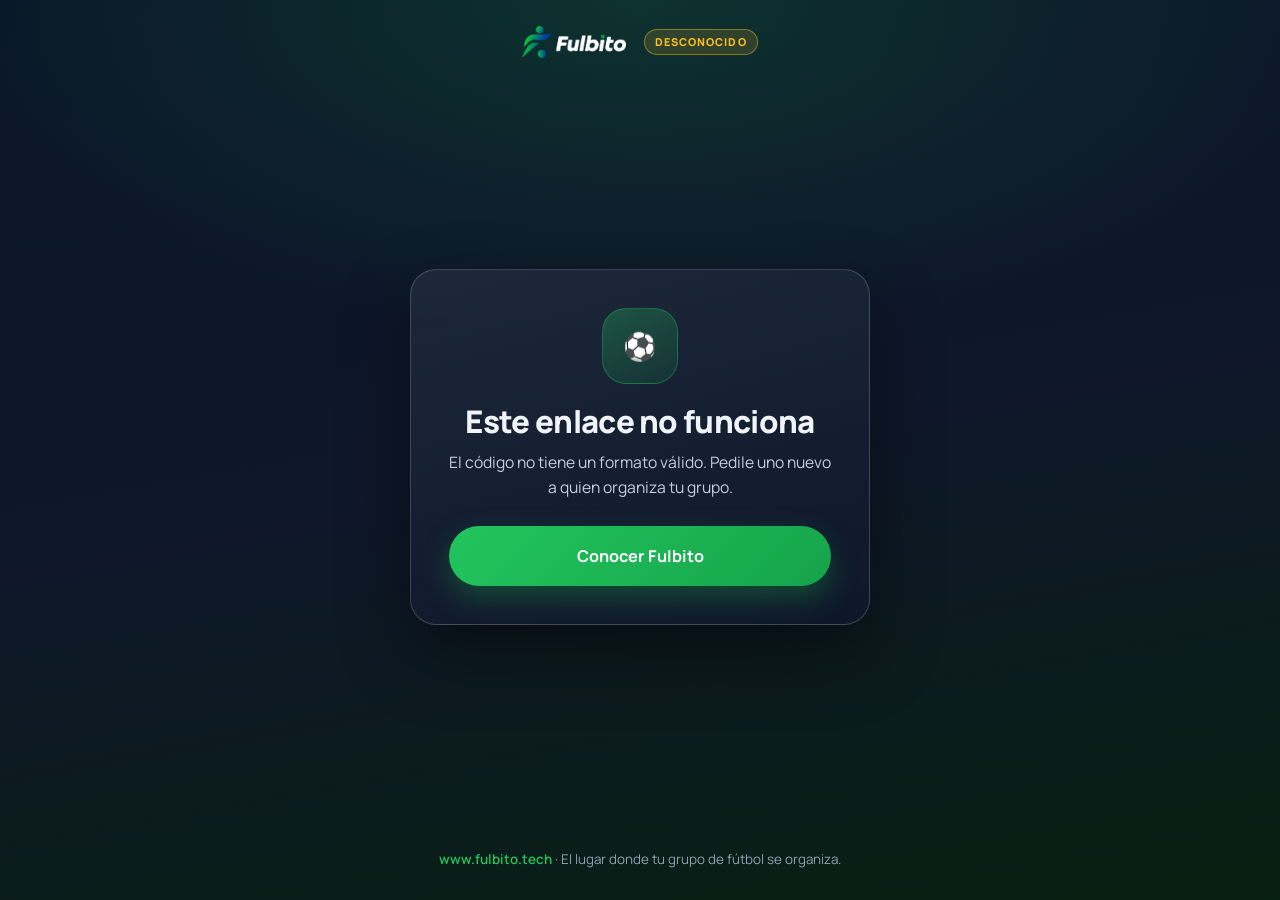
<file: invite/player/index.html>
<!DOCTYPE html>
<html lang="es">
<head>
<meta charset="utf-8">
<meta name="viewport" content="width=device-width, initial-scale=1">
<title>Reclamá tu historial — Fulbito</title>
<meta name="description" content="Te anotaron en un grupo de Fulbito. Reclamá tu historial de partidos.">
<meta name="robots" content="noindex, nofollow">
<meta name="theme-color" content="#0F172A">

<!-- Sin Open Graph y con noindex, por el mismo motivo que /login/: esta URL
     lleva un token en la query. Una previsualización en WhatsApp hace que el
     servidor de la plataforma visite el link, y de paso lo deja registrado
     ahí. El GET es de sólo lectura, así que no quema nada, pero el token no
     tiene por qué circular más de lo necesario. -->

<link rel="icon" href="/assets/favicon.png" type="image/png">
<link rel="apple-touch-icon" href="/assets/img/apple-touch-icon.png">
<link rel="preload" href="/assets/fonts/manrope-latin.woff2" as="font" type="font/woff2" crossorigin>
<!-- Misma tarjeta y mismo sistema visual que /invite/ y /login/. -->
<link rel="stylesheet" href="/invite/invite.css">

<style>
  /* El historial es lo único que esta página tiene y las otras dos no: es el
     argumento entero. Va grande, arriba del botón. */
  .stats {
    display: grid;
    grid-template-columns: repeat(2, 1fr);
    gap: 10px;
    margin: 22px 0 4px;
    padding: 0;
    list-style: none;
  }
  .stats li {
    padding: 14px 10px;
    border: 1px solid var(--line);
    border-radius: 14px;
    background: rgba(255, 255, 255, .03);
    text-align: center;
  }
  .stats b {
    display: block;
    font-size: 1.5rem;
    font-weight: 800;
    line-height: 1.1;
    color: var(--text);
    font-variant-numeric: tabular-nums;
  }
  .stats span {
    display: block;
    margin-top: 2px;
    font-size: .78rem;
    text-transform: uppercase;
    letter-spacing: .06em;
    color: var(--text-muted);
  }
  /* Cuatro en fila cuando entran; si el grupo no tiene MVP la lista queda en
     tres y el grid se acomoda solo. */
  @media (min-width: 460px) {
    .stats { grid-template-columns: repeat(auto-fit, minmax(88px, 1fr)); }
  }
  .stats-vacio {
    margin: 20px 0 0;
    color: var(--text-soft);
    font-size: .95rem;
  }
</style>
</head>
<body>

<header class="top">
  <img src="/assets/logotipo-claro.png" alt="Fulbito" width="103" height="32">
  <span class="env" id="env-badge" hidden>QA</span>
</header>

<main class="shell">

  <!-- Estado: verificando el enlace -->
  <section class="card" id="state-loading" aria-live="polite">
    <div class="spinner" aria-hidden="true"></div>
    <p class="state-msg">Buscando tu historial…</p>
  </section>

  <!-- Estado: el enlace sirve -->
  <section class="card" id="state-ok" hidden>
    <p class="eyebrow">Tu historial te espera</p>

    <div class="crest" id="claim-crest" aria-hidden="true">FC</div>
    <h1 class="group-name" id="claim-group">—</h1>
    <p class="host">Sos <strong id="claim-name">—</strong> en este grupo</p>

    <ul class="meta" id="claim-meta"></ul>

    <ul class="stats" id="claim-stats"></ul>
    <p class="stats-vacio" id="claim-stats-vacio" hidden>
      Todavía no jugaste partidos con este grupo. Reclamá tu lugar y empezá a
      sumar desde el próximo.
    </p>

    <div class="actions" id="claim-actions" hidden>
      <button class="btn btn-primary" type="button" id="btn-open">Reclamar mi historial</button>
    </div>

    <div class="stores-note">
      <p id="claim-hint">
        Fulbito todavía no está en las tiendas. Guardamos tu enlace en este
        teléfono: cuando la app salga, abrila y tu historial te va a estar
        esperando.
      </p>
    </div>

    <p class="code" id="claim-code" hidden></p>
  </section>

  <!-- Estado: vencido, anulado, ya reclamado, inexistente o sin respuesta -->
  <section class="card" id="state-error" hidden>
    <div class="crest" aria-hidden="true">⚽</div>
    <h1 class="group-name" id="err-title">Este enlace no funciona</h1>
    <p class="host" id="err-text">Puede que esté incompleto o que haya vencido.</p>

    <div class="actions">
      <a class="btn btn-primary" href="/">Conocer Fulbito</a>
    </div>
  </section>

</main>

<footer class="foot">
  <p><a href="/">www.fulbito.tech</a> · El lugar donde tu grupo de fútbol se organiza.</p>
</footer>

<script src="/invite/player/player.js" defer></script>
</body>
</html>
</file>
<file: styles.css>
/* ==========================================================================
   Fulbito — landing page
   Paleta y tipografía tomadas del design system de la app (Flutter):
   primary #16A34A · accent #FBBF24 · scaffold #0F172A · card #1E293B · Manrope
   ========================================================================== */

/* Manrope (variable, self-hosted) — SIL Open Font License 1.1.
   Ver assets/fonts/OFL.txt. Se sirve desde el propio dominio para no depender
   de Google Fonts ni filtrar la IP de los visitantes. */
@font-face {
  font-family: "Manrope";
  font-style: normal;
  font-weight: 400 800;
  font-display: swap;
  src: url("/assets/fonts/manrope-latin.woff2") format("woff2");
  unicode-range: U+0000-00FF, U+0131, U+0152-0153, U+02BB-02BC, U+02C6, U+02DA,
    U+02DC, U+0304, U+0308, U+0329, U+2000-206F, U+20AC, U+2122, U+2191, U+2193,
    U+2212, U+2215, U+FEFF, U+FFFD;
}
@font-face {
  font-family: "Manrope";
  font-style: normal;
  font-weight: 400 800;
  font-display: swap;
  src: url("/assets/fonts/manrope-latin-ext.woff2") format("woff2");
  unicode-range: U+0100-02BA, U+02BD-02C5, U+02C7-02CC, U+02CE-02D7, U+02DD-02FF,
    U+0304, U+0308, U+0329, U+1D00-1DBF, U+1E00-1E9F, U+1EF2-1EFF, U+2020,
    U+20A0-20AB, U+20AD-20C0, U+2113, U+2C60-2C7F, U+A720-A7FF;
}

:root {
  --green:        #16A34A;
  --green-bright: #22C55E;
  --green-dark:   #128040;
  --amber:        #FBBF24;
  --navy:         #0A1628;
  --navy-green:   #082011;
  --bg:           #0F172A;
  --card:         #1E293B;

  --text:         #F1F5F9;
  --text-soft:    #C3CEDD;
  --text-muted:   #8FA0B5;
  --line:         rgba(255, 255, 255, .10);
  --line-strong:  rgba(255, 255, 255, .18);

  --wrap:         1180px;
  --radius:       18px;
  --radius-lg:    26px;

  --shadow-sm:    0 2px 10px rgba(0, 0, 0, .25);
  --shadow-md:    0 18px 40px rgba(0, 0, 0, .38);
  --shadow-lg:    0 40px 90px rgba(0, 0, 0, .55);

  --ease:         cubic-bezier(.22, .61, .36, 1);
}

/* ------------------------------- reset ---------------------------------- */

*, *::before, *::after { box-sizing: border-box; }

html { -webkit-text-size-adjust: 100%; scroll-behavior: smooth; }

body {
  margin: 0;
  font-family: "Manrope", ui-sans-serif, system-ui, -apple-system, "Segoe UI", Roboto, Helvetica, Arial, sans-serif;
  font-size: 17px;
  line-height: 1.65;
  color: var(--text);
  background: var(--bg);
  -webkit-font-smoothing: antialiased;
  overflow-x: hidden;
}

h1, h2, h3 { line-height: 1.12; margin: 0; letter-spacing: -.022em; font-weight: 800; }
p { margin: 0; }
img, svg, picture { display: block; max-width: 100%; }
img { height: auto; }
a { color: inherit; }
ul, ol { margin: 0; padding: 0; list-style: none; }
button, input { font: inherit; color: inherit; }

:focus-visible {
  outline: 3px solid var(--amber);
  outline-offset: 3px;
  border-radius: 6px;
}

.sr-only {
  position: absolute; width: 1px; height: 1px;
  padding: 0; margin: -1px; overflow: hidden;
  clip: rect(0 0 0 0); white-space: nowrap; border: 0;
}

.skip-link {
  position: absolute; left: 50%; top: 8px;
  transform: translate(-50%, -200%);
  z-index: 100;
  background: var(--green); color: #fff;
  padding: 10px 18px; border-radius: 999px;
  font-weight: 700; text-decoration: none;
  transition: transform .2s var(--ease);
}
.skip-link:focus { transform: translate(-50%, 0); }

.wrap {
  width: 100%;
  max-width: var(--wrap);
  margin-inline: auto;
  padding-inline: 22px;
}
.wrap-narrow { max-width: 820px; }

/* ------------------------------ botones --------------------------------- */

.btn {
  display: inline-flex;
  align-items: center;
  justify-content: center;
  gap: 8px;
  padding: 15px 26px;
  border: 0;
  border-radius: 999px;
  font-weight: 700;
  font-size: 1rem;
  letter-spacing: -.01em;
  text-decoration: none;
  cursor: pointer;
  white-space: nowrap;
  transition: transform .18s var(--ease), box-shadow .18s var(--ease), background-color .18s var(--ease);
}

.btn-primary {
  color: #fff;
  background: linear-gradient(135deg, var(--green-bright), var(--green));
  box-shadow: 0 12px 28px rgba(22, 163, 74, .34);
}
.btn-primary:hover { transform: translateY(-2px); box-shadow: 0 18px 36px rgba(22, 163, 74, .44); }
.btn-primary:active { transform: translateY(0); }
.btn-primary[disabled] { opacity: .6; cursor: progress; transform: none; }

.btn-sm { padding: 10px 20px; font-size: .95rem; }
.btn[hidden] { display: none; }

/* ------------------------------- header --------------------------------- */

.site-header {
  position: sticky;
  top: 0;
  z-index: 50;
  background: rgba(10, 22, 40, .72);
  backdrop-filter: blur(14px);
  -webkit-backdrop-filter: blur(14px);
  border-bottom: 1px solid transparent;
  transition: border-color .25s var(--ease), background-color .25s var(--ease);
}
.site-header.is-stuck {
  border-bottom-color: var(--line);
  background: rgba(10, 22, 40, .92);
}

.header-inner {
  display: flex;
  align-items: center;
  justify-content: space-between;
  gap: 16px;
  min-height: 74px;
}

.brand {
  display: inline-flex;
  align-items: center;
  gap: 11px;
  text-decoration: none;
  font-weight: 800;
  letter-spacing: -.03em;
}
.brand-logo { display: block; height: 38px; width: auto; }
.footer-brand .brand-logo { height: 34px; }

.nav {
  display: flex;
  align-items: center;
  gap: 30px;
}
.nav a {
  text-decoration: none;
  font-weight: 600;
  font-size: .98rem;
  color: var(--text-soft);
  transition: color .18s var(--ease);
}
.nav a:hover { color: #fff; }
.nav .btn { color: #fff; }

.nav-toggle {
  display: none;
  flex-direction: column;
  justify-content: center;
  gap: 5px;
  width: 46px; height: 46px;
  padding: 0;
  background: rgba(255, 255, 255, .06);
  border: 1px solid var(--line);
  border-radius: 14px;
  cursor: pointer;
}
.nav-toggle-bar {
  display: block;
  width: 20px; height: 2px;
  margin-inline: auto;
  border-radius: 2px;
  background: var(--text);
  transition: transform .22s var(--ease), opacity .18s var(--ease);
}
.nav-toggle[aria-expanded="true"] .nav-toggle-bar:nth-child(1) { transform: translateY(7px) rotate(45deg); }
.nav-toggle[aria-expanded="true"] .nav-toggle-bar:nth-child(2) { opacity: 0; }
.nav-toggle[aria-expanded="true"] .nav-toggle-bar:nth-child(3) { transform: translateY(-7px) rotate(-45deg); }

/* --------------------------------- hero --------------------------------- */

.hero {
  position: relative;
  padding: clamp(52px, 8vw, 96px) 0 clamp(48px, 7vw, 84px);
  background:
    radial-gradient(120% 80% at 85% 0%, rgba(22, 163, 74, .20), transparent 62%),
    radial-gradient(90% 70% at 8% 12%, rgba(30, 58, 138, .28), transparent 60%),
    linear-gradient(168deg, var(--navy) 0%, var(--bg) 46%, var(--navy-green) 100%);
  overflow: hidden;
}

.hero-glow {
  position: absolute;
  inset: auto -20% -55% 30%;
  height: 620px;
  background: radial-gradient(circle at 50% 50%, rgba(22, 163, 74, .30), transparent 66%);
  filter: blur(30px);
  pointer-events: none;
}

.hero-inner {
  position: relative;
  display: grid;
  grid-template-columns: minmax(0, 1.12fr) minmax(0, .88fr);
  align-items: center;
  gap: clamp(30px, 5vw, 64px);
}

.hero h1 {
  font-size: clamp(1.95rem, 4.6vw, 2.9rem);
  margin-bottom: 20px;
  text-wrap: balance;
}
.hl {
  background: linear-gradient(100deg, var(--green-bright) 8%, var(--amber) 92%);
  -webkit-background-clip: text;
  background-clip: text;
  color: transparent;
}

.lede {
  max-width: 42ch;
  font-size: clamp(1.03rem, 1.6vw, 1.17rem);
  color: var(--text-soft);
  margin-bottom: 30px;
}

/* ------------------------------- stores --------------------------------- */

.stores {
  display: flex;
  flex-wrap: wrap;
  gap: 12px;
  margin-top: 30px;
}
.store-badge {
  display: inline-flex;
  align-items: center;
  gap: 11px;
  padding: 10px 20px 10px 16px;
  border: 1px solid var(--line);
  border-radius: 14px;
  background: rgba(255, 255, 255, .045);
  color: var(--text-soft);
}
.store-badge svg { width: 25px; height: 25px; flex: none; }
.store-badge span { display: flex; flex-direction: column; line-height: 1.2; }
.store-badge small { font-size: .68rem; text-transform: uppercase; letter-spacing: .08em; color: var(--text-muted); }
.store-badge strong { font-size: 1.02rem; color: var(--text); }

/* --------------------------- mockup del teléfono ------------------------ */

.hero-visual {
  position: relative;
  display: flex;
  justify-content: center;
  perspective: 1400px;
}

.phone {
  position: relative;
  width: min(320px, 82vw);
  padding: 12px;
  border-radius: 46px;
  background: linear-gradient(160deg, #33415A, #131C2E 55%, #0B1220);
  box-shadow: var(--shadow-lg), 0 0 0 1px rgba(255, 255, 255, .07) inset;
  transform: rotate(-2.6deg);
  animation: float 7s ease-in-out infinite;
}
@keyframes float {
  0%, 100% { transform: rotate(-2.6deg) translateY(0); }
  50%      { transform: rotate(-2.6deg) translateY(-14px); }
}

.phone-screen {
  position: relative;
  padding: 30px 16px 20px;
  border-radius: 36px;
  background: linear-gradient(175deg, #101C31, #0C1524 60%, #0A1A12);
  overflow: hidden;
}

.phone-notch {
  position: absolute;
  top: 9px; left: 50%;
  transform: translateX(-50%);
  width: 96px; height: 20px;
  border-radius: 0 0 14px 14px;
  background: #0B1220;
}

.app-top {
  display: flex;
  align-items: center;
  gap: 10px;
  margin-bottom: 14px;
}

.app-hi  { font-weight: 800; font-size: .95rem; line-height: 1.25; }
.app-sub { font-size: .74rem; color: var(--text-muted); line-height: 1.25; }

.app-card {
  padding: 14px;
  margin-bottom: 11px;
  border: 1px solid rgba(255, 255, 255, .08);
  border-radius: 18px;
  background: rgba(30, 41, 59, .82);
}
.app-card-hero {
  border-color: rgba(34, 197, 94, .32);
  background: linear-gradient(150deg, rgba(22, 163, 74, .20), rgba(30, 41, 59, .9));
}
.app-card-head {
  display: flex;
  align-items: center;
  justify-content: space-between;
  margin-bottom: 9px;
}
.chip {
  padding: 3px 11px;
  border-radius: 999px;
  font-size: .66rem;
  font-weight: 800;
  letter-spacing: .05em;
  text-transform: uppercase;
}
.chip-green { background: rgba(34, 197, 94, .22); color: #86EFAC; }
.app-time { font-size: .8rem; font-weight: 700; color: var(--amber); }
.app-title { font-weight: 800; font-size: .95rem; }
.app-meta  { font-size: .74rem; color: var(--text-muted); margin-top: 2px; }

.avatars { display: flex; margin: 12px 0; }
.av {
  display: grid;
  place-items: center;
  width: 29px; height: 29px;
  margin-right: -8px;
  border: 2px solid #101C31;
  border-radius: 50%;
  font-size: .6rem;
  font-weight: 800;
  color: #06210F;
}
.av-1 { background: #22C55E; }
.av-2 { background: #FBBF24; }
.av-3 { background: #60A5FA; }
.av-4 { background: #F472B6; }
.av-more { background: rgba(255, 255, 255, .14); color: var(--text-soft); }

.app-btn {
  padding: 10px;
  border-radius: 12px;
  background: linear-gradient(135deg, var(--green-bright), var(--green));
  color: #fff;
  font-size: .84rem;
  font-weight: 800;
  text-align: center;
}

.app-card-label {
  font-size: .68rem;
  font-weight: 800;
  letter-spacing: .09em;
  text-transform: uppercase;
  color: var(--text-muted);
  margin-bottom: 10px;
}
.teams { display: grid; gap: 9px; }
.team {
  display: grid;
  grid-template-columns: auto 1fr auto;
  align-items: center;
  gap: 9px;
}
.team-dot { width: 9px; height: 9px; border-radius: 50%; }
.team-a { background: var(--green-bright); }
.team-b { background: var(--amber); }
.team-name  { font-size: .82rem; font-weight: 700; }
.team-line  { font-size: .64rem; color: var(--text-muted); letter-spacing: .03em; }
.team-score { font-size: 1.05rem; font-weight: 800; }

.balance {
  height: 5px;
  margin: 12px 0 8px;
  border-radius: 99px;
  background: rgba(255, 255, 255, .1);
  overflow: hidden;
}
.balance-fill {
  display: block;
  width: 96%;
  height: 100%;
  border-radius: 99px;
  background: linear-gradient(90deg, var(--green-bright), var(--amber));
}
.app-card-foot { font-size: .68rem; color: var(--text-muted); }

.float-card {
  position: absolute;
  display: flex;
  flex-direction: column;
  padding: 12px 18px;
  border: 1px solid var(--line-strong);
  border-radius: 16px;
  background: rgba(15, 23, 42, .88);
  backdrop-filter: blur(8px);
  -webkit-backdrop-filter: blur(8px);
  box-shadow: var(--shadow-md);
  animation: float 7s ease-in-out infinite;
}
.float-card strong { font-size: 1.28rem; font-weight: 800; line-height: 1.1; }
.float-card span   { font-size: .72rem; color: var(--text-muted); }
.float-goals { top: 2%; left: -10%; animation-delay: -1.6s; }
.float-goals strong { color: var(--green-bright); }
.float-rank  { bottom: 4%; right: -10%; animation-delay: -3.4s; }
.float-rank strong  { color: var(--amber); }

/* -------------------------------- chips --------------------------------- */

.chips {
  display: flex;
  flex-wrap: wrap;
  align-items: center;
  gap: 10px;
  margin-top: clamp(38px, 6vw, 62px);
  padding-top: 26px;
  border-top: 1px solid var(--line);
}
.chips li {
  padding: 7px 16px;
  border: 1px solid var(--line);
  border-radius: 999px;
  background: rgba(255, 255, 255, .04);
  font-size: .82rem;
  font-weight: 700;
  color: var(--text-soft);
}
.chips-note {
  margin-top: 14px;
  font-size: .88rem;
  color: var(--text-muted);
}


/* ------------------------------ secciones -------------------------------- */

.section { padding: clamp(64px, 9vw, 118px) 0; }
.section-alt {
  background:
    radial-gradient(70% 90% at 100% 0%, rgba(22, 163, 74, .10), transparent 60%),
    #0C1524;
  border-block: 1px solid var(--line);
}

.section-head { max-width: 700px; margin-bottom: clamp(38px, 6vw, 62px); }
.eyebrow {
  margin-bottom: 14px;
  font-size: .78rem;
  font-weight: 800;
  letter-spacing: .16em;
  text-transform: uppercase;
  color: var(--green-bright);
}
.section-head h2 { font-size: clamp(1.85rem, 4vw, 2.75rem); }
.section-lede {
  margin-top: 16px;
  font-size: 1.08rem;
  color: var(--text-soft);
}

/* ------------------------------ funciones -------------------------------- */

.features { display: grid; gap: clamp(46px, 7vw, 86px); }

.feature {
  display: grid;
  grid-template-columns: minmax(0, 1fr) minmax(0, 1fr);
  align-items: center;
  gap: clamp(26px, 4.5vw, 58px);
}
.feature-flip .feature-media { order: 2; }

.feature-media {
  position: relative;
  border-radius: var(--radius-lg);
  overflow: hidden;
  box-shadow: var(--shadow-md);
}
.feature-media::after {
  content: "";
  position: absolute;
  inset: 0;
  background: linear-gradient(150deg, rgba(22, 163, 74, .26), rgba(10, 22, 40, .5));
  mix-blend-mode: multiply;
}
.feature-media img {
  width: 100%;
  aspect-ratio: 4 / 3;
  object-fit: cover;
  transform: scale(1.01);
  transition: transform .6s var(--ease);
}
.feature:hover .feature-media img { transform: scale(1.05); }

.feature-body h3 { font-size: clamp(1.4rem, 2.6vw, 1.95rem); margin-bottom: 14px; }
.feature-body > p { color: var(--text-soft); margin-bottom: 20px; }

.ticks { display: grid; gap: 11px; }
.ticks li {
  position: relative;
  padding-left: 32px;
  font-size: .97rem;
  color: var(--text-soft);
}
.ticks li::before {
  content: "";
  position: absolute;
  left: 0; top: .34em;
  width: 19px; height: 19px;
  border-radius: 50%;
  background:
    url("data:image/svg+xml,%3Csvg xmlns='http://www.w3.org/2000/svg' viewBox='0 0 24 24' fill='none' stroke='%23ffffff' stroke-width='3.4' stroke-linecap='round' stroke-linejoin='round'%3E%3Cpath d='M20 6 9 17l-5-5'/%3E%3C/svg%3E") center / 12px 12px no-repeat,
    var(--green);
}

.quote {
  max-width: 760px;
  margin: clamp(46px, 7vw, 82px) auto 0;
  padding: clamp(26px, 4vw, 40px);
  border: 1px solid rgba(251, 191, 36, .3);
  border-radius: var(--radius-lg);
  background: linear-gradient(140deg, rgba(251, 191, 36, .12), rgba(30, 41, 59, .35));
  text-align: center;
}
.quote p {
  font-size: clamp(1.15rem, 2.6vw, 1.6rem);
  font-weight: 700;
  letter-spacing: -.015em;
}
.quote::before { content: "🔥"; display: block; font-size: 1.6rem; margin-bottom: 12px; }

/* ----------------------------- cómo funciona ----------------------------- */

.steps {
  display: grid;
  grid-template-columns: repeat(3, minmax(0, 1fr));
  gap: 22px;
  counter-reset: step;
}
.step {
  position: relative;
  padding: 34px 28px 30px;
  border: 1px solid var(--line);
  border-radius: var(--radius-lg);
  background: linear-gradient(165deg, rgba(30, 41, 59, .78), rgba(15, 23, 42, .5));
  transition: transform .25s var(--ease), border-color .25s var(--ease);
}
.step:hover { transform: translateY(-5px); border-color: rgba(34, 197, 94, .42); }
.step-num {
  display: grid;
  place-items: center;
  width: 46px; height: 46px;
  margin-bottom: 20px;
  border-radius: 15px;
  background: linear-gradient(135deg, var(--green-bright), var(--green));
  color: #fff;
  font-weight: 800;
  font-size: 1.18rem;
  box-shadow: 0 10px 22px rgba(22, 163, 74, .3);
}
.step h3 { font-size: 1.2rem; margin-bottom: 10px; }
.step p  { color: var(--text-soft); font-size: .97rem; }

/* --------------------------------- CTA ----------------------------------- */

/* El aire lo aportan las secciones vecinas: así el bloque no queda flotando */
.cta-section { padding-block: 0; }
.cta {
  position: relative;
  padding: clamp(42px, 7vw, 78px) clamp(24px, 5vw, 62px);
  border: 1px solid rgba(34, 197, 94, .26);
  border-radius: clamp(26px, 4vw, 38px);
  background:
    radial-gradient(90% 130% at 50% 0%, rgba(22, 163, 74, .26), transparent 65%),
    linear-gradient(160deg, #10233A, #0B1524 60%, #08210F);
  box-shadow: var(--shadow-md);
  text-align: center;
  overflow: hidden;
}
.cta-logo { margin: 0 auto 22px; }
.cta > p {
  max-width: 54ch;
  margin: 0 auto;
  color: var(--text-soft);
}
/* Sin titular en el cierre, este parrafo sostiene el bloque. Necesita ganarle
   en especificidad a `.cta > p`, de ahi el hijo directo. */
.cta > .cta-lead {
  max-width: 26ch;
  font-size: clamp(1.6rem, 3.6vw, 2.3rem);
  font-weight: 800;
  line-height: 1.18;
  letter-spacing: -.02em;
  color: var(--text);
}
.cta .btn { margin-top: clamp(26px, 4vw, 34px); }
/* El enlace secundario quedaba a 18px de un boton grande con glow: se lee
   pegado. Solo en el cierre, porque en el hero media la nota de "gratis y
   sin compromiso". */
.cta .hero-alt { margin-top: 26px; }

/* --------------------------------- FAQ ----------------------------------- */

.faq { display: grid; gap: 12px; }
.faq details {
  border: 1px solid var(--line);
  border-radius: var(--radius);
  background: rgba(30, 41, 59, .5);
  transition: border-color .2s var(--ease), background-color .2s var(--ease);
}
.faq details[open] {
  border-color: rgba(34, 197, 94, .34);
  background: rgba(30, 41, 59, .8);
}
.faq summary {
  display: flex;
  align-items: center;
  justify-content: space-between;
  gap: 16px;
  padding: 20px 24px;
  font-weight: 700;
  font-size: 1.04rem;
  cursor: pointer;
  list-style: none;
}
.faq summary::-webkit-details-marker { display: none; }
.faq summary::after {
  content: "";
  flex: none;
  width: 12px; height: 12px;
  border-right: 2.4px solid var(--green-bright);
  border-bottom: 2.4px solid var(--green-bright);
  transform: rotate(45deg) translate(-2px, -2px);
  transition: transform .25s var(--ease);
}
.faq details[open] summary::after { transform: rotate(-135deg) translate(-2px, -2px); }
.faq details p {
  padding: 0 24px 22px;
  color: var(--text-soft);
  font-size: .99rem;
}
.faq a { color: var(--green-bright); }

/* -------------------------------- footer --------------------------------- */

.site-footer {
  padding: clamp(46px, 6vw, 66px) 0 34px;
  border-top: 1px solid var(--line);
  background: #0A1220;
}
.footer-inner {
  display: flex;
  flex-wrap: wrap;
  align-items: flex-start;
  justify-content: space-between;
  gap: 30px;
  padding-bottom: 34px;
}
.footer-brand p {
  margin-top: 12px;
  color: var(--text-muted);
  font-size: .95rem;
}
.footer-nav {
  display: flex;
  flex-wrap: wrap;
  gap: 12px 26px;
}
.footer-nav a {
  text-decoration: none;
  font-weight: 600;
  font-size: .95rem;
  color: var(--text-soft);
}
.footer-nav a:hover { color: var(--green-bright); }

.footer-legal {
  display: flex;
  flex-wrap: wrap;
  justify-content: space-between;
  gap: 10px;
  padding-top: 26px;
  border-top: 1px solid var(--line);
  font-size: .86rem;
  color: var(--text-muted);
}

/* ------------------------------- reveal ---------------------------------- */

/* Solo se ocultan si hay JS para volver a mostrarlas (clase .js en <html>) */
.js .reveal {
  opacity: 0;
  transform: translateY(26px);
  transition: opacity .7s var(--ease), transform .7s var(--ease);
}
.js .reveal.is-visible { opacity: 1; transform: none; }

/* --------------------------- componentes nuevos -------------------------- */

/* Botones extra */
.btn-lg { padding: 18px 32px; font-size: 1.05rem; }
.btn-ghost {
  background: transparent;
  border: 1px solid var(--line-strong);
  color: var(--text-soft);
}
.btn-ghost:hover { color: #fff; background: rgba(255, 255, 255, .05); }

/* Hero: CTA en lugar del formulario */
.hero-actions { margin-top: 4px; }
.hero-note {
  margin-top: 14px;
  font-size: .87rem;
  color: var(--text-muted);
}

/* Segunda puerta: la del que juega pero no organiza. Deliberadamente
   secundaria — no compite con el CTA de Capitanes. */
.hero-alt { margin-top: 16px; font-size: .93rem; }
.hero-alt a {
  color: var(--text-soft);
  text-decoration: underline;
  text-underline-offset: 4px;
  text-decoration-color: rgba(255, 255, 255, .28);
  transition: color .18s var(--ease), text-decoration-color .18s var(--ease);
}
.hero-alt a:hover { color: #fff; text-decoration-color: var(--green-bright); }

.steps-4 { grid-template-columns: repeat(4, minmax(0, 1fr)); }

.section-head-center { margin-inline: auto; text-align: center; }
.section-head-center .section-lede { margin-inline: auto; max-width: 54ch; }

/* Barra de confirmados dentro del mockup */
.app-progress { margin: 12px 0 2px; }
.app-progress-top {
  display: flex;
  justify-content: space-between;
  margin-bottom: 6px;
  font-size: .72rem;
  color: var(--text-muted);
}
.app-progress-top strong { color: var(--text); font-weight: 800; }

/* ------------------------------ el problema ------------------------------ */

.chat {
  display: grid;
  gap: 10px;
  max-width: 560px;
  margin-inline: auto;
  padding: 24px 20px;
  border: 1px solid var(--line);
  border-radius: var(--radius-lg);
  background: linear-gradient(165deg, rgba(30, 41, 59, .7), rgba(15, 23, 42, .45));
  box-shadow: var(--shadow-md);
}
.chat-day {
  margin: 10px 0 2px;
  text-align: center;
  font-size: .7rem;
  font-weight: 700;
  letter-spacing: .12em;
  text-transform: uppercase;
  color: var(--text-muted);
}
.bubble {
  max-width: 86%;
  padding: 11px 15px;
  border-radius: 18px;
  font-size: .95rem;
  line-height: 1.45;
}
.bubble-in {
  justify-self: start;
  border-bottom-left-radius: 5px;
  background: rgba(255, 255, 255, .07);
  color: var(--text-soft);
}
.bubble-out {
  justify-self: end;
  border: 1px solid rgba(34, 197, 94, .26);
  border-bottom-right-radius: 5px;
  background: rgba(22, 163, 74, .18);
}
.bubble-who {
  display: block;
  margin-bottom: 2px;
  font-size: .72rem;
  font-weight: 800;
  color: var(--amber);
}
.chat-punch {
  max-width: 46ch;
  margin: 30px auto 0;
  text-align: center;
  font-size: clamp(1.05rem, 2.2vw, 1.25rem);
  font-weight: 700;
  letter-spacing: -.015em;
}

/* ---------------------------- hoy vs. Fulbito ---------------------------- */

.compare {
  display: grid;
  grid-template-columns: minmax(0, 1fr) auto minmax(0, 1fr);
  align-items: stretch;
  gap: 20px;
}
.compare-col {
  padding: 28px 24px;
  border: 1px solid var(--line);
  border-radius: var(--radius-lg);
  background: rgba(30, 41, 59, .45);
}
.compare-after {
  border-color: rgba(34, 197, 94, .3);
  background: linear-gradient(165deg, rgba(22, 163, 74, .14), rgba(30, 41, 59, .5));
}
.compare-head {
  display: flex;
  flex-wrap: wrap;
  align-items: center;
  gap: 10px;
  margin-bottom: 20px;
  font-size: 1.12rem;
}
.compare-tag {
  padding: 4px 12px;
  border-radius: 999px;
  background: rgba(255, 255, 255, .09);
  font-size: .68rem;
  font-weight: 800;
  letter-spacing: .08em;
  text-transform: uppercase;
  color: var(--text-muted);
}
.compare-tag-green { background: rgba(34, 197, 94, .2); color: #86EFAC; }

.compare-steps { display: grid; gap: 11px; }
.compare-steps li {
  position: relative;
  padding-left: 24px;
  font-size: .95rem;
  color: var(--text-soft);
}
.compare-steps li::before {
  content: "";
  position: absolute;
  left: 4px; top: .62em;
  width: 7px; height: 7px;
  border-radius: 50%;
  background: var(--text-muted);
}
.compare-before .compare-steps li { color: var(--text-muted); }
.compare-after .compare-steps li::before { background: var(--green-bright); }

.compare-arrow { align-self: center; color: var(--green-bright); }
.compare-arrow svg { width: 32px; height: 32px; }

.compare-note {
  max-width: 60ch;
  margin: 30px auto 0;
  text-align: center;
  font-size: .94rem;
  color: var(--text-muted);
}

/* -------------------------- sección organizador -------------------------- */

.feature-punch {
  margin: 22px 0 24px;
  font-size: 1.06rem;
  font-weight: 700;
  color: #fff;
}
.feature-body .eyebrow { margin-bottom: 12px; }
.feature-body h2 { font-size: clamp(1.5rem, 3.2vw, 2.2rem); margin-bottom: 14px; }

/* --------------------------- capitanes fundadores ------------------------ */

.founders {
  background:
    radial-gradient(80% 55% at 50% 0%, rgba(22, 163, 74, .14), transparent 62%),
    var(--bg);
}

.perks {
  display: grid;
  grid-template-columns: repeat(4, minmax(0, 1fr));
  gap: 18px;
  margin-bottom: clamp(36px, 5vw, 56px);
}
.perk {
  padding: 26px 22px;
  border: 1px solid var(--line);
  border-radius: var(--radius);
  background: rgba(30, 41, 59, .5);
}
.perk-icon {
  display: grid;
  place-items: center;
  width: 42px; height: 42px;
  margin-bottom: 16px;
  border-radius: 13px;
  background: rgba(34, 197, 94, .16);
  color: var(--green-bright);
}
.perk-icon svg { width: 21px; height: 21px; }
.perk h3 { font-size: 1.02rem; margin-bottom: 8px; }
.perk p { font-size: .9rem; color: var(--text-soft); }

/* --------------------------- los dos caminos ----------------------------- */

.paths {
  display: grid;
  grid-template-columns: repeat(2, minmax(0, 1fr));
  gap: 16px;
  max-width: 640px;
  margin: 0 auto clamp(24px, 4vw, 34px);
}
.path {
  padding: 22px 20px;
  border: 1px solid var(--line);
  border-radius: var(--radius);
  background: rgba(30, 41, 59, .5);
}
.path-destacado {
  border-color: rgba(34, 197, 94, .32);
  background: linear-gradient(165deg, rgba(22, 163, 74, .14), rgba(30, 41, 59, .55));
}
.path-tag {
  display: block;
  margin-bottom: 9px;
  font-size: .69rem;
  font-weight: 800;
  letter-spacing: .1em;
  text-transform: uppercase;
  color: var(--text-muted);
}
.path-destacado .path-tag { color: var(--green-bright); }
.path h3 { font-size: 1.05rem; margin-bottom: 8px; }
.path p { font-size: .89rem; color: var(--text-soft); }
.path-cupo { margin-top: 11px; font-size: .78rem; font-weight: 700; color: var(--text-muted); }
.path-destacado .path-cupo { color: var(--amber); }

/* ------------------------------ formulario ------------------------------- */

.lead-card {
  /* Deja respirar el header sticky y asoma el final de los beneficios */
  scroll-margin-top: 128px;
  max-width: 640px;
  margin-inline: auto;
  padding: clamp(26px, 4vw, 42px);
  border: 1px solid rgba(34, 197, 94, .26);
  border-radius: clamp(22px, 3vw, 32px);
  background:
    radial-gradient(90% 120% at 50% 0%, rgba(22, 163, 74, .18), transparent 62%),
    linear-gradient(160deg, #10233A, #0B1524 60%, #08210F);
  box-shadow: var(--shadow-md);
}
.lead-title { font-size: clamp(1.3rem, 3vw, 1.6rem); text-align: center; }
.lead-sub {
  max-width: 46ch;
  margin: 12px auto 26px;
  text-align: center;
  font-size: .95rem;
  color: var(--text-soft);
}

.form-progress {
  height: 4px;
  border-radius: 99px;
  background: rgba(255, 255, 255, .1);
  overflow: hidden;
}
.form-progress-bar {
  display: block;
  width: 50%;
  height: 100%;
  border-radius: 99px;
  background: linear-gradient(90deg, var(--green-bright), var(--amber));
  transition: width .35s var(--ease);
}
.form-step-label {
  margin: 12px 0 22px;
  font-size: .74rem;
  font-weight: 800;
  letter-spacing: .1em;
  text-transform: uppercase;
  color: var(--text-muted);
}

.form-step { display: grid; gap: 22px; margin: 0; padding: 0; border: 0; }
.form-step[hidden] { display: none; }

.field { display: grid; gap: 9px; margin: 0; padding: 0; border: 0; }
fieldset.field { display: block; }
.field > label,
.field > legend { font-size: .93rem; font-weight: 700; padding: 0; }
fieldset.field > legend { margin-bottom: 11px; }
.field-hint { font-weight: 600; font-size: .82rem; color: var(--text-muted); }

.field input[type="text"] {
  width: 100%;
  padding: 14px 17px;
  border: 1px solid var(--line-strong);
  border-radius: 14px;
  background: rgba(15, 23, 42, .6);
  font-size: 1rem;
  transition: border-color .18s var(--ease), box-shadow .18s var(--ease);
}
.field input::placeholder { color: var(--text-muted); }
.field input[type="text"]:focus {
  outline: none;
  border-color: rgba(34, 197, 94, .6);
  box-shadow: 0 0 0 4px rgba(22, 163, 74, .16);
}
.field.has-error input[type="text"] { border-color: #FCA5A5; }
.field-error { font-size: .84rem; font-weight: 600; color: #FCA5A5; }

.choice-row { display: flex; flex-wrap: wrap; gap: 9px; }
.choice input {
  position: absolute;
  width: 1px; height: 1px;
  opacity: 0;
}
.choice span {
  display: block;
  padding: 11px 18px;
  border: 1px solid var(--line-strong);
  border-radius: 999px;
  font-size: .92rem;
  font-weight: 600;
  color: var(--text-soft);
  cursor: pointer;
  transition: border-color .18s var(--ease), background-color .18s var(--ease), color .18s var(--ease);
}
.choice span:hover { border-color: rgba(34, 197, 94, .45); color: #fff; }
.choice input:checked + span {
  border-color: var(--green-bright);
  background: rgba(34, 197, 94, .16);
  color: #fff;
}
.choice input:focus-visible + span {
  outline: 3px solid var(--amber);
  outline-offset: 3px;
}

.form-actions { display: flex; gap: 10px; margin-top: 28px; }
.form-actions .btn-primary { flex: 1; }

.form-note {
  margin-top: 16px;
  text-align: center;
  font-size: .82rem;
  color: var(--text-muted);
}
.form-status {
  margin-top: 10px;
  min-height: 1.4em;
  text-align: center;
  font-size: .92rem;
  font-weight: 600;
}
.form-status.is-error { color: #FCA5A5; }

.lead-done { text-align: center; padding: 8px 0 4px; }
.lead-done[hidden] { display: none; }
.lead-done-mark {
  display: grid;
  place-items: center;
  width: 66px; height: 66px;
  margin: 0 auto 22px;
  border-radius: 50%;
  background: rgba(34, 197, 94, .18);
  color: var(--green-bright);
}
.lead-done-mark svg { width: 30px; height: 30px; }
.lead-done h3 { font-size: clamp(1.35rem, 3vw, 1.7rem); margin-bottom: 14px; }
.lead-done p { max-width: 46ch; margin-inline: auto; color: var(--text-soft); }
.lead-done .btn { margin-top: 26px; }

/* ------------------------------- comunidad ------------------------------- */

.proof {
  display: grid;
  grid-template-columns: repeat(3, minmax(0, 1fr));
  gap: 16px;
  margin-bottom: clamp(32px, 5vw, 48px);
  text-align: center;
}
.proof[hidden] { display: none; }
.proof li {
  padding: 24px 14px;
  border: 1px solid var(--line);
  border-radius: var(--radius);
  background: rgba(30, 41, 59, .5);
}
.proof strong {
  display: block;
  font-size: clamp(1.7rem, 4vw, 2.2rem);
  font-weight: 800;
  color: var(--green-bright);
  font-variant-numeric: tabular-nums;
}
.proof span { font-size: .85rem; color: var(--text-muted); }

.quote cite {
  display: block;
  margin-top: 14px;
  font-size: .87rem;
  font-style: normal;
  color: var(--text-muted);
}

/* ------------------------------ CTA fijo mobile -------------------------- */

.sticky-cta {
  position: fixed;
  left: 0; right: 0; bottom: 0;
  z-index: 60;
  display: none;
  padding: 12px 16px calc(12px + env(safe-area-inset-bottom, 0px));
  border-top: 1px solid var(--line);
  background: rgba(10, 22, 40, .95);
  backdrop-filter: blur(12px);
  -webkit-backdrop-filter: blur(12px);
}
.sticky-cta .btn { width: 100%; }

/* -------------------------- pie: tiendas al final ------------------------ */

.footer-brand .stores { margin-top: 22px; }

/* ------------------------------ responsive ------------------------------- */

@media (max-width: 1080px) {
  .steps-4 { grid-template-columns: repeat(2, minmax(0, 1fr)); }
}

@media (max-width: 980px) {
  .hero-inner { grid-template-columns: 1fr; }
  .hero-copy  { text-align: center; }
  .lede { margin-inline: auto; }
  .hero-visual { margin-top: 18px; }

  .feature { grid-template-columns: 1fr; }
  .feature-flip .feature-media { order: 0; }

  .steps { grid-template-columns: 1fr; }
  .perks { grid-template-columns: repeat(2, minmax(0, 1fr)); }

  .compare { grid-template-columns: 1fr; }
  .compare-arrow { justify-self: center; transform: rotate(90deg); }
}

@media (max-width: 760px) {
  body { font-size: 16px; }

  .nav-toggle { display: flex; }
  .nav {
    position: absolute;
    top: 100%; left: 0; right: 0;
    flex-direction: column;
    align-items: stretch;
    gap: 4px;
    padding: 14px 22px 22px;
    background: rgba(10, 22, 40, .98);
    border-bottom: 1px solid var(--line);
    backdrop-filter: blur(14px);
    -webkit-backdrop-filter: blur(14px);
    display: none;
  }
  .nav.is-open { display: flex; }
  .nav a { padding: 12px 4px; font-size: 1.05rem; }
  .nav .btn { margin-top: 10px; justify-content: center; }

  .hero-actions .btn { width: 100%; }

  .float-card { display: none; }

  .bubble { max-width: 92%; font-size: .92rem; }

  .form-actions { flex-direction: column-reverse; }
  .form-actions .btn { width: 100%; }

  /* El CTA fijo solo existe en mobile */
  .sticky-cta:not([hidden]) { display: block; }
  body.has-sticky-cta { padding-bottom: 86px; }
}

@media (max-width: 620px) {
  .paths { grid-template-columns: 1fr; }
}

@media (max-width: 520px) {
  .perks { grid-template-columns: 1fr; }
  .proof { grid-template-columns: 1fr; }
  .stores { flex-direction: column; }
  .store-badge { justify-content: center; }
  .choice span { padding: 11px 15px; font-size: .89rem; }
}

/* ------------------------- preferencias del sistema ---------------------- */

@media (prefers-reduced-motion: reduce) {
  html { scroll-behavior: auto; }
  *, *::before, *::after {
    animation-duration: .001ms !important;
    animation-iteration-count: 1 !important;
    transition-duration: .001ms !important;
  }
  .js .reveal { opacity: 1; transform: none; }
}

@media print {
  .site-header, .hero-visual, .nav-toggle, .sticky-cta { display: none; }
  body { background: #fff; color: #000; }
}
</file>
<file: assets/legal.css>
/* Hoja compartida por las páginas institucionales: /privacy, /terms y
   /support. No depende de styles.css, que es del landing y se reorganiza
   en cada rediseño; acá solo repetimos los tokens que se usan. */

@font-face {
  font-family: "Manrope";
  font-style: normal;
  font-weight: 400 800;
  font-display: swap;
  src: url("/assets/fonts/manrope-latin.woff2") format("woff2");
  unicode-range: U+0000-00FF, U+0131, U+0152-0153, U+02BB-02BC, U+02C6, U+02DA,
    U+02DC, U+0304, U+0308, U+0329, U+2000-206F, U+20AC, U+2122, U+2191, U+2193,
    U+2212, U+2215, U+FEFF, U+FFFD;
}
@font-face {
  font-family: "Manrope";
  font-style: normal;
  font-weight: 400 800;
  font-display: swap;
  src: url("/assets/fonts/manrope-latin-ext.woff2") format("woff2");
  unicode-range: U+0100-02BA, U+02BD-02C5, U+02C7-02CC, U+02CE-02D7, U+02DD-02FF,
    U+0304, U+0308, U+0329, U+1D00-1DBF, U+1E00-1E9F, U+1EF2-1EFF, U+2020,
    U+20A0-20AB, U+20AD-20C0, U+2113, U+2C60-2C7F, U+A720-A7FF;
}

:root {
  --green:        #16A34A;
  --green-bright: #22C55E;
  --bg:           #0F172A;
  --navy:         #0A1628;
  --card:         #1E293B;
  --text:         #F1F5F9;
  --text-soft:    #C3CEDD;
  --text-muted:   #8FA0B5;
  --line:         rgba(255, 255, 255, .10);
}

*, *::before, *::after { box-sizing: border-box; }
html { -webkit-text-size-adjust: 100%; }
body {
  margin: 0;
  font-family: "Manrope", system-ui, -apple-system, "Segoe UI", Roboto, sans-serif;
  font-size: 1rem;
  line-height: 1.7;
  color: var(--text-soft);
  background: var(--bg);
  -webkit-font-smoothing: antialiased;
}

a { color: var(--green-bright); }
a:focus-visible, .brand:focus-visible {
  outline: 2px solid var(--green-bright);
  outline-offset: 3px;
  border-radius: 4px;
}

.top {
  border-bottom: 1px solid var(--line);
  background: var(--navy);
}
.top .wrap { display: flex; align-items: center; justify-content: space-between; gap: 16px; }
.brand { display: inline-flex; padding: 18px 0; }
.brand img { display: block; height: 34px; width: auto; }
.volver { font-size: .93rem; font-weight: 600; text-decoration: none; }
.volver:hover { text-decoration: underline; }

.wrap { width: min(100% - 40px, 760px); margin-inline: auto; }

main { padding: clamp(36px, 6vw, 64px) 0 clamp(56px, 8vw, 88px); }

h1 {
  margin: 0 0 10px;
  font-size: clamp(1.8rem, 5vw, 2.5rem);
  font-weight: 800;
  line-height: 1.15;
  letter-spacing: -.02em;
  color: var(--text);
}

.fecha { margin: 0 0 34px; font-size: .92rem; color: var(--text-muted); }

h2 {
  margin: 42px 0 12px;
  font-size: clamp(1.2rem, 3vw, 1.4rem);
  font-weight: 700;
  line-height: 1.3;
  letter-spacing: -.01em;
  color: var(--text);
}

h3 {
  margin: 26px 0 8px;
  font-size: 1.02rem;
  font-weight: 700;
  color: var(--text);
}

p { margin: 0 0 16px; }
ul { margin: 0 0 16px; padding-left: 22px; }
li { margin-bottom: 8px; }
strong { color: var(--text); font-weight: 700; }

.aviso {
  margin: 0 0 36px;
  padding: 18px 20px;
  border: 1px solid rgba(251, 191, 36, .30);
  border-left-width: 3px;
  border-left-color: #FBBF24;
  border-radius: 12px;
  background: rgba(251, 191, 36, .07);
  font-size: .95rem;
}
.aviso p:last-child { margin-bottom: 0; }

.caja {
  margin: 0 0 16px;
  padding: 18px 20px;
  border: 1px solid var(--line);
  border-radius: 14px;
  background: var(--card);
}
.caja p:last-child, .caja ul:last-child { margin-bottom: 0; }

footer {
  padding: 26px 0 40px;
  border-top: 1px solid var(--line);
  font-size: .9rem;
  color: var(--text-muted);
}
footer a { color: var(--text-soft); }

@media (prefers-reduced-motion: reduce) {
  * { animation: none !important; transition: none !important; }
}
</file>
<file: invite/invite.css>
/* ==========================================================================
   Fulbito — página de invitación
   Hoja propia (no reusa styles.css) para que el link de invitación cargue lo
   mínimo: es la primera pantalla que ve alguien invitado por WhatsApp.
   ========================================================================== */

@font-face {
  font-family: "Manrope";
  font-style: normal;
  font-weight: 400 800;
  font-display: swap;
  src: url("/assets/fonts/manrope-latin.woff2") format("woff2");
  unicode-range: U+0000-00FF, U+0131, U+0152-0153, U+02BB-02BC, U+02C6, U+02DA,
    U+02DC, U+0304, U+0308, U+0329, U+2000-206F, U+20AC, U+2122, U+2191, U+2193,
    U+2212, U+2215, U+FEFF, U+FFFD;
}

:root {
  --green:        #16A34A;
  --green-bright: #22C55E;
  --amber:        #FBBF24;
  --navy:         #0A1628;
  --navy-green:   #082011;
  --bg:           #0F172A;

  --text:         #F1F5F9;
  --text-soft:    #C3CEDD;
  --text-muted:   #8FA0B5;
  --line:         rgba(255, 255, 255, .10);
  --line-strong:  rgba(255, 255, 255, .18);

  --ease:         cubic-bezier(.22, .61, .36, 1);
}

*, *::before, *::after { box-sizing: border-box; }

html { -webkit-text-size-adjust: 100%; }

body {
  margin: 0;
  min-height: 100svh;
  display: flex;
  flex-direction: column;
  font-family: "Manrope", ui-sans-serif, system-ui, -apple-system, "Segoe UI", Roboto, Helvetica, Arial, sans-serif;
  font-size: 17px;
  line-height: 1.6;
  color: var(--text);
  background:
    radial-gradient(90% 60% at 50% 0%, rgba(22, 163, 74, .20), transparent 62%),
    linear-gradient(170deg, var(--navy) 0%, var(--bg) 50%, var(--navy-green) 100%);
  background-attachment: fixed;
  -webkit-font-smoothing: antialiased;
}

h1, h2, h3 { margin: 0; line-height: 1.15; letter-spacing: -.022em; font-weight: 800; }
p { margin: 0; }
img, svg { display: block; max-width: 100%; }
a { color: inherit; }
button { font: inherit; color: inherit; }

:focus-visible { outline: 3px solid var(--amber); outline-offset: 3px; border-radius: 8px; }

.sr-only {
  position: absolute; width: 1px; height: 1px;
  padding: 0; margin: -1px; overflow: hidden;
  clip: rect(0 0 0 0); white-space: nowrap; border: 0;
}

/* --------------------------------- marco -------------------------------- */

.top {
  display: flex;
  align-items: center;
  justify-content: center;
  gap: 10px;
  padding: 26px 20px 0;
}
.top img { height: 32px; width: auto; }

.env {
  margin-left: 8px;
  padding: 3px 10px;
  border: 1px solid rgba(251, 191, 36, .45);
  border-radius: 999px;
  background: rgba(251, 191, 36, .14);
  color: var(--amber);
  font-size: .68rem;
  font-weight: 800;
  letter-spacing: .1em;
  text-transform: uppercase;
}

.shell {
  flex: 1;
  display: flex;
  align-items: center;
  justify-content: center;
  padding: 28px 20px 40px;
}

.card {
  width: 100%;
  max-width: 460px;
  padding: clamp(26px, 6vw, 38px);
  border: 1px solid var(--line-strong);
  border-radius: 26px;
  background: linear-gradient(165deg, rgba(30, 41, 59, .92), rgba(15, 23, 42, .88));
  box-shadow: 0 30px 70px rgba(0, 0, 0, .45);
  text-align: center;
}

/* -------------------------------- estados -------------------------------- */

[hidden] { display: none !important; }

.spinner {
  width: 34px; height: 34px;
  margin: 12px auto 18px;
  border: 3px solid rgba(255, 255, 255, .14);
  border-top-color: var(--green-bright);
  border-radius: 50%;
  animation: spin .8s linear infinite;
}
@keyframes spin { to { transform: rotate(360deg); } }

.state-msg { color: var(--text-muted); font-size: .95rem; }

/* ------------------------------ invitación ------------------------------- */

.eyebrow {
  margin-bottom: 14px;
  font-size: .74rem;
  font-weight: 800;
  letter-spacing: .16em;
  text-transform: uppercase;
  color: var(--green-bright);
}

.crest {
  display: grid;
  place-items: center;
  width: 76px; height: 76px;
  margin: 0 auto 20px;
  border-radius: 24px;
  background: linear-gradient(150deg, rgba(34, 197, 94, .3), rgba(22, 163, 74, .12));
  border: 1px solid rgba(34, 197, 94, .34);
  font-size: 1.7rem;
  font-weight: 800;
  color: #fff;
}

.group-name { font-size: clamp(1.5rem, 6vw, 1.95rem); margin-bottom: 10px; }

.host { color: var(--text-soft); font-size: .98rem; }
.host strong { color: #fff; font-weight: 700; }

.meta {
  display: flex;
  flex-wrap: wrap;
  justify-content: center;
  gap: 8px;
  margin: 20px 0 4px;
}
.meta li {
  padding: 6px 14px;
  border: 1px solid var(--line);
  border-radius: 999px;
  background: rgba(255, 255, 255, .04);
  font-size: .82rem;
  font-weight: 600;
  color: var(--text-soft);
  list-style: none;
}

.next {
  margin-top: 22px;
  padding: 16px 18px;
  border: 1px solid rgba(34, 197, 94, .26);
  border-radius: 16px;
  background: rgba(22, 163, 74, .12);
  text-align: left;
}
.next-label {
  font-size: .68rem;
  font-weight: 800;
  letter-spacing: .1em;
  text-transform: uppercase;
  color: var(--green-bright);
  margin-bottom: 5px;
}
.next-when { font-weight: 700; }
.next-where { font-size: .88rem; color: var(--text-muted); }

/* -------------------------------- botones -------------------------------- */

.actions { display: grid; gap: 12px; margin-top: 26px; }

.btn {
  display: flex;
  align-items: center;
  justify-content: center;
  gap: 9px;
  width: 100%;
  padding: 17px 24px;
  border: 0;
  border-radius: 999px;
  font-size: 1.02rem;
  font-weight: 700;
  text-decoration: none;
  cursor: pointer;
  transition: transform .18s var(--ease), box-shadow .18s var(--ease);
}
.btn-primary {
  color: #fff;
  background: linear-gradient(135deg, var(--green-bright), var(--green));
  box-shadow: 0 12px 28px rgba(22, 163, 74, .34);
}
.btn-primary:active { transform: translateY(1px); }
.btn-ghost {
  border: 1px solid var(--line-strong);
  background: transparent;
  color: var(--text-soft);
}

/* --------------------------------- tiendas ------------------------------- */

.stores-note {
  margin-top: 22px;
  padding-top: 20px;
  border-top: 1px solid var(--line);
  font-size: .88rem;
  color: var(--text-muted);
}
.stores {
  display: flex;
  justify-content: center;
  gap: 10px;
  margin-top: 14px;
}
.store {
  display: inline-flex;
  align-items: center;
  gap: 9px;
  padding: 9px 16px;
  border: 1px solid var(--line);
  border-radius: 13px;
  background: rgba(255, 255, 255, .04);
  color: var(--text-soft);
  text-decoration: none;
}
.store svg { width: 20px; height: 20px; flex: none; }
.store span { display: flex; flex-direction: column; line-height: 1.15; text-align: left; }
.store small { font-size: .6rem; text-transform: uppercase; letter-spacing: .08em; color: var(--text-muted); }
.store strong { font-size: .88rem; color: var(--text); }

.code {
  margin-top: 20px;
  font-size: .74rem;
  color: var(--text-muted);
  font-variant-numeric: tabular-nums;
  word-break: break-all;
}

.foot {
  padding: 0 20px 30px;
  text-align: center;
  font-size: .84rem;
  color: var(--text-muted);
}
.foot a { color: var(--green-bright); text-decoration: none; font-weight: 600; }

@media (max-width: 420px) {
  .stores { flex-direction: column; }
  .store { justify-content: center; }
}

/* En pantallas muy angostas el eyebrow se partía en dos líneas */
@media (max-width: 340px) {
  .eyebrow { font-size: .68rem; letter-spacing: .1em; }
}

@media (prefers-reduced-motion: reduce) {
  *, *::before, *::after {
    animation-duration: .001ms !important;
    animation-iteration-count: 1 !important;
    transition-duration: .001ms !important;
  }
}
</file>
<file: assets/p.css>
/* ==========================================================================
   Fulbito — landing pública del partido (/p/)
   --------------------------------------------------------------------------
   Hoja propia, como invite.css: es la primera pantalla que ve alguien que
   llegó por WhatsApp, sin app y sin cuenta. Carga lo mínimo.

   Vive en /assets/ y NO en /p/ a propósito: la regla de rewrite de la ruta
   dinámica captura todo lo que cuelgue de /p/, así que una hoja ahí adentro
   recibiría el HTML de la página. Ver PLAN_migracion_2026-09-14.md §2.2.

   Comparte los tokens y los componentes de invite.css. Si cambia la marca,
   cambian las dos.
   ========================================================================== */

@font-face {
  font-family: "Manrope";
  font-style: normal;
  font-weight: 400 800;
  font-display: swap;
  src: url("/assets/fonts/manrope-latin.woff2") format("woff2");
  unicode-range: U+0000-00FF, U+0131, U+0152-0153, U+02BB-02BC, U+02C6, U+02DA,
    U+02DC, U+0304, U+0308, U+0329, U+2000-206F, U+20AC, U+2122, U+2191, U+2193,
    U+2212, U+2215, U+FEFF, U+FFFD;
}

:root {
  --green:        #16A34A;
  --green-bright: #22C55E;
  --amber:        #FBBF24;
  --navy:         #0A1628;
  --navy-green:   #082011;
  --bg:           #0F172A;

  --text:         #F1F5F9;
  --text-soft:    #C3CEDD;
  --text-muted:   #8FA0B5;
  --line:         rgba(255, 255, 255, .10);
  --line-strong:  rgba(255, 255, 255, .18);

  --ease:         cubic-bezier(.22, .61, .36, 1);
}

*, *::before, *::after { box-sizing: border-box; }

html { -webkit-text-size-adjust: 100%; }

body {
  margin: 0;
  min-height: 100svh;
  display: flex;
  flex-direction: column;
  font-family: "Manrope", ui-sans-serif, system-ui, -apple-system, "Segoe UI", Roboto, Helvetica, Arial, sans-serif;
  font-size: 17px;
  line-height: 1.6;
  color: var(--text);
  background:
    radial-gradient(90% 60% at 50% 0%, rgba(22, 163, 74, .20), transparent 62%),
    linear-gradient(170deg, var(--navy) 0%, var(--bg) 50%, var(--navy-green) 100%);
  background-attachment: fixed;
  -webkit-font-smoothing: antialiased;
}

h1, h2, h3 { margin: 0; line-height: 1.15; letter-spacing: -.022em; font-weight: 800; }
p { margin: 0; }
img, svg { display: block; max-width: 100%; }
a { color: inherit; }
button { font: inherit; color: inherit; }

:focus-visible { outline: 3px solid var(--amber); outline-offset: 3px; border-radius: 8px; }

.sr-only {
  position: absolute; width: 1px; height: 1px;
  padding: 0; margin: -1px; overflow: hidden;
  clip: rect(0 0 0 0); white-space: nowrap; border: 0;
}

/* --------------------------------- marco -------------------------------- */

.top {
  display: flex;
  align-items: center;
  justify-content: center;
  gap: 10px;
  padding: 26px 20px 0;
}
.top img { height: 32px; width: auto; }

.env {
  margin-left: 8px;
  padding: 3px 10px;
  border: 1px solid rgba(251, 191, 36, .45);
  border-radius: 999px;
  background: rgba(251, 191, 36, .14);
  color: var(--amber);
  font-size: .68rem;
  font-weight: 800;
  letter-spacing: .1em;
  text-transform: uppercase;
}

.shell {
  flex: 1;
  display: flex;
  align-items: center;
  justify-content: center;
  padding: 28px 20px 40px;
}

.card {
  width: 100%;
  max-width: 460px;
  padding: clamp(26px, 6vw, 38px);
  border: 1px solid var(--line-strong);
  border-radius: 26px;
  background: linear-gradient(165deg, rgba(30, 41, 59, .92), rgba(15, 23, 42, .88));
  box-shadow: 0 30px 70px rgba(0, 0, 0, .45);
  text-align: center;
}

/* -------------------------------- estados -------------------------------- */

[hidden] { display: none !important; }

.spinner {
  width: 34px; height: 34px;
  margin: 12px auto 18px;
  border: 3px solid rgba(255, 255, 255, .14);
  border-top-color: var(--green-bright);
  border-radius: 50%;
  animation: spin .8s linear infinite;
}
@keyframes spin { to { transform: rotate(360deg); } }

.state-msg { color: var(--text-muted); font-size: .95rem; }

/* ------------------------------ invitación ------------------------------- */

.eyebrow {
  margin-bottom: 14px;
  font-size: .74rem;
  font-weight: 800;
  letter-spacing: .16em;
  text-transform: uppercase;
  color: var(--green-bright);
}

.crest {
  display: grid;
  place-items: center;
  width: 76px; height: 76px;
  margin: 0 auto 20px;
  border-radius: 24px;
  background: linear-gradient(150deg, rgba(34, 197, 94, .3), rgba(22, 163, 74, .12));
  border: 1px solid rgba(34, 197, 94, .34);
  font-size: 1.7rem;
  font-weight: 800;
  color: #fff;
}

.group-name { font-size: clamp(1.5rem, 6vw, 1.95rem); margin-bottom: 10px; }

.host { color: var(--text-soft); font-size: .98rem; }
.host strong { color: #fff; font-weight: 700; }

.meta {
  display: flex;
  flex-wrap: wrap;
  justify-content: center;
  gap: 8px;
  margin: 20px 0 4px;
}
.meta li {
  padding: 6px 14px;
  border: 1px solid var(--line);
  border-radius: 999px;
  background: rgba(255, 255, 255, .04);
  font-size: .82rem;
  font-weight: 600;
  color: var(--text-soft);
  list-style: none;
}

/* -------------------------------- botones -------------------------------- */

.actions { display: grid; gap: 12px; margin-top: 26px; }

.btn {
  display: flex;
  align-items: center;
  justify-content: center;
  gap: 9px;
  width: 100%;
  padding: 17px 24px;
  border: 0;
  border-radius: 999px;
  font-size: 1.02rem;
  font-weight: 700;
  text-decoration: none;
  cursor: pointer;
  transition: transform .18s var(--ease), box-shadow .18s var(--ease);
}
.btn-primary {
  color: #fff;
  background: linear-gradient(135deg, var(--green-bright), var(--green));
  box-shadow: 0 12px 28px rgba(22, 163, 74, .34);
}
.btn-primary:active { transform: translateY(1px); }
.btn-ghost {
  border: 1px solid var(--line-strong);
  background: transparent;
  color: var(--text-soft);
}

/* --------------------------------- tiendas ------------------------------- */

.stores-note {
  margin-top: 22px;
  padding-top: 20px;
  border-top: 1px solid var(--line);
  font-size: .88rem;
  color: var(--text-muted);
}
.stores {
  display: flex;
  justify-content: center;
  gap: 10px;
  margin-top: 14px;
}
.store {
  display: inline-flex;
  align-items: center;
  gap: 9px;
  padding: 9px 16px;
  border: 1px solid var(--line);
  border-radius: 13px;
  background: rgba(255, 255, 255, .04);
  color: var(--text-soft);
  text-decoration: none;
}
.store svg { width: 20px; height: 20px; flex: none; }
.store span { display: flex; flex-direction: column; line-height: 1.15; text-align: left; }
.store small { font-size: .6rem; text-transform: uppercase; letter-spacing: .08em; color: var(--text-muted); }
.store strong { font-size: .88rem; color: var(--text); }

/* --------------------------------- cupo ---------------------------------- */

.cupo { margin-top: 22px; }
.cupo-line { font-size: .95rem; color: var(--text-soft); }
.cupo-line strong { color: #fff; font-weight: 800; font-variant-numeric: tabular-nums; }

.bar {
  height: 8px;
  margin: 10px 0 0;
  border-radius: 999px;
  background: rgba(255, 255, 255, .08);
  overflow: hidden;
}
.bar span {
  display: block;
  height: 100%;
  width: 0;
  border-radius: 999px;
  background: linear-gradient(90deg, var(--green-bright), var(--green));
  transition: width .3s var(--ease);
}
.bar.is-full span { background: linear-gradient(90deg, var(--amber), #F59E0B); }

.cupo-note { margin-top: 10px; font-size: .86rem; color: var(--amber); font-weight: 600; }

/* -------------------------------- plantel -------------------------------- */

.roster { margin-top: 22px; text-align: left; }
.roster-label {
  font-size: .68rem;
  font-weight: 800;
  letter-spacing: .1em;
  text-transform: uppercase;
  color: var(--text-muted);
  margin-bottom: 8px;
}
.roster-wait { margin-top: 16px; }

.names { display: flex; flex-wrap: wrap; gap: 7px; margin: 0; padding: 0; }
.names li {
  padding: 5px 12px;
  border: 1px solid var(--line);
  border-radius: 999px;
  background: rgba(255, 255, 255, .05);
  font-size: .82rem;
  color: var(--text-soft);
  list-style: none;
}
.names-wait li { border-style: dashed; color: var(--text-muted); }
.names li.is-me { border-color: rgba(34, 197, 94, .5); background: rgba(22, 163, 74, .16); color: #fff; font-weight: 700; }

/* ------------------------------- tu estado ------------------------------- */

.me {
  margin-top: 24px;
  padding: 18px;
  border: 1px solid rgba(34, 197, 94, .3);
  border-radius: 18px;
  background: rgba(22, 163, 74, .13);
}
.me.is-wait { border-color: rgba(251, 191, 36, .34); background: rgba(251, 191, 36, .11); }
.me.is-out  { border-color: var(--line-strong);      background: rgba(255, 255, 255, .04); }

.me-title { font-weight: 800; font-size: 1.05rem; }
.me-note { margin-top: 8px; font-size: .86rem; color: var(--text-muted); }

.actions-tight { margin-top: 16px; }

/* ------------------------------ formulario ------------------------------- */

.form { margin-top: 26px; text-align: left; }

.field-label {
  display: block;
  margin-bottom: 8px;
  font-size: .8rem;
  font-weight: 700;
  letter-spacing: .04em;
  color: var(--text-soft);
}

.field {
  width: 100%;
  padding: 15px 16px;
  border: 1px solid var(--line-strong);
  border-radius: 14px;
  background: rgba(255, 255, 255, .05);
  color: var(--text);
  font: inherit;
  font-size: 1rem;
}
.field::placeholder { color: var(--text-muted); }
.field:focus { border-color: rgba(34, 197, 94, .55); outline: none; }
.field.is-bad { border-color: #F87171; }

.field-error { margin-top: 9px; font-size: .85rem; color: #FCA5A5; }

.fineprint { margin-top: 14px; font-size: .78rem; color: var(--text-muted); text-align: center; }

/* ------------------------------- reclamar -------------------------------- */

.claim {
  margin-top: 22px;
  padding: 18px;
  border: 1px solid rgba(34, 197, 94, .32);
  border-radius: 18px;
  background: linear-gradient(150deg, rgba(34, 197, 94, .16), rgba(22, 163, 74, .07));
  text-align: left;
}
.claim-title { font-weight: 800; font-size: 1rem; }
.claim-note { margin-top: 7px; font-size: .86rem; color: var(--text-soft); }
.claim .btn { margin-top: 15px; }

/* ---------------------------- posible duplicado -------------------------- */

.dup {
  margin-top: 20px;
  padding: 16px 18px;
  border: 1px dashed rgba(251, 191, 36, .45);
  border-radius: 16px;
  background: rgba(251, 191, 36, .09);
  text-align: left;
}
.dup-title { font-weight: 700; font-size: .95rem; }
.dup-note { margin-top: 7px; font-size: .84rem; color: var(--text-muted); }

.foot {
  padding: 0 20px 30px;
  text-align: center;
  font-size: .84rem;
  color: var(--text-muted);
}
.foot a { color: var(--green-bright); text-decoration: none; font-weight: 600; }

@media (max-width: 420px) {
  .stores { flex-direction: column; }
  .store { justify-content: center; }
}

/* En pantallas muy angostas el eyebrow se partía en dos líneas */
@media (max-width: 340px) {
  .eyebrow { font-size: .68rem; letter-spacing: .1em; }
}

@media (prefers-reduced-motion: reduce) {
  *, *::before, *::after {
    animation-duration: .001ms !important;
    animation-iteration-count: 1 !important;
    transition-duration: .001ms !important;
  }
}
</file>
